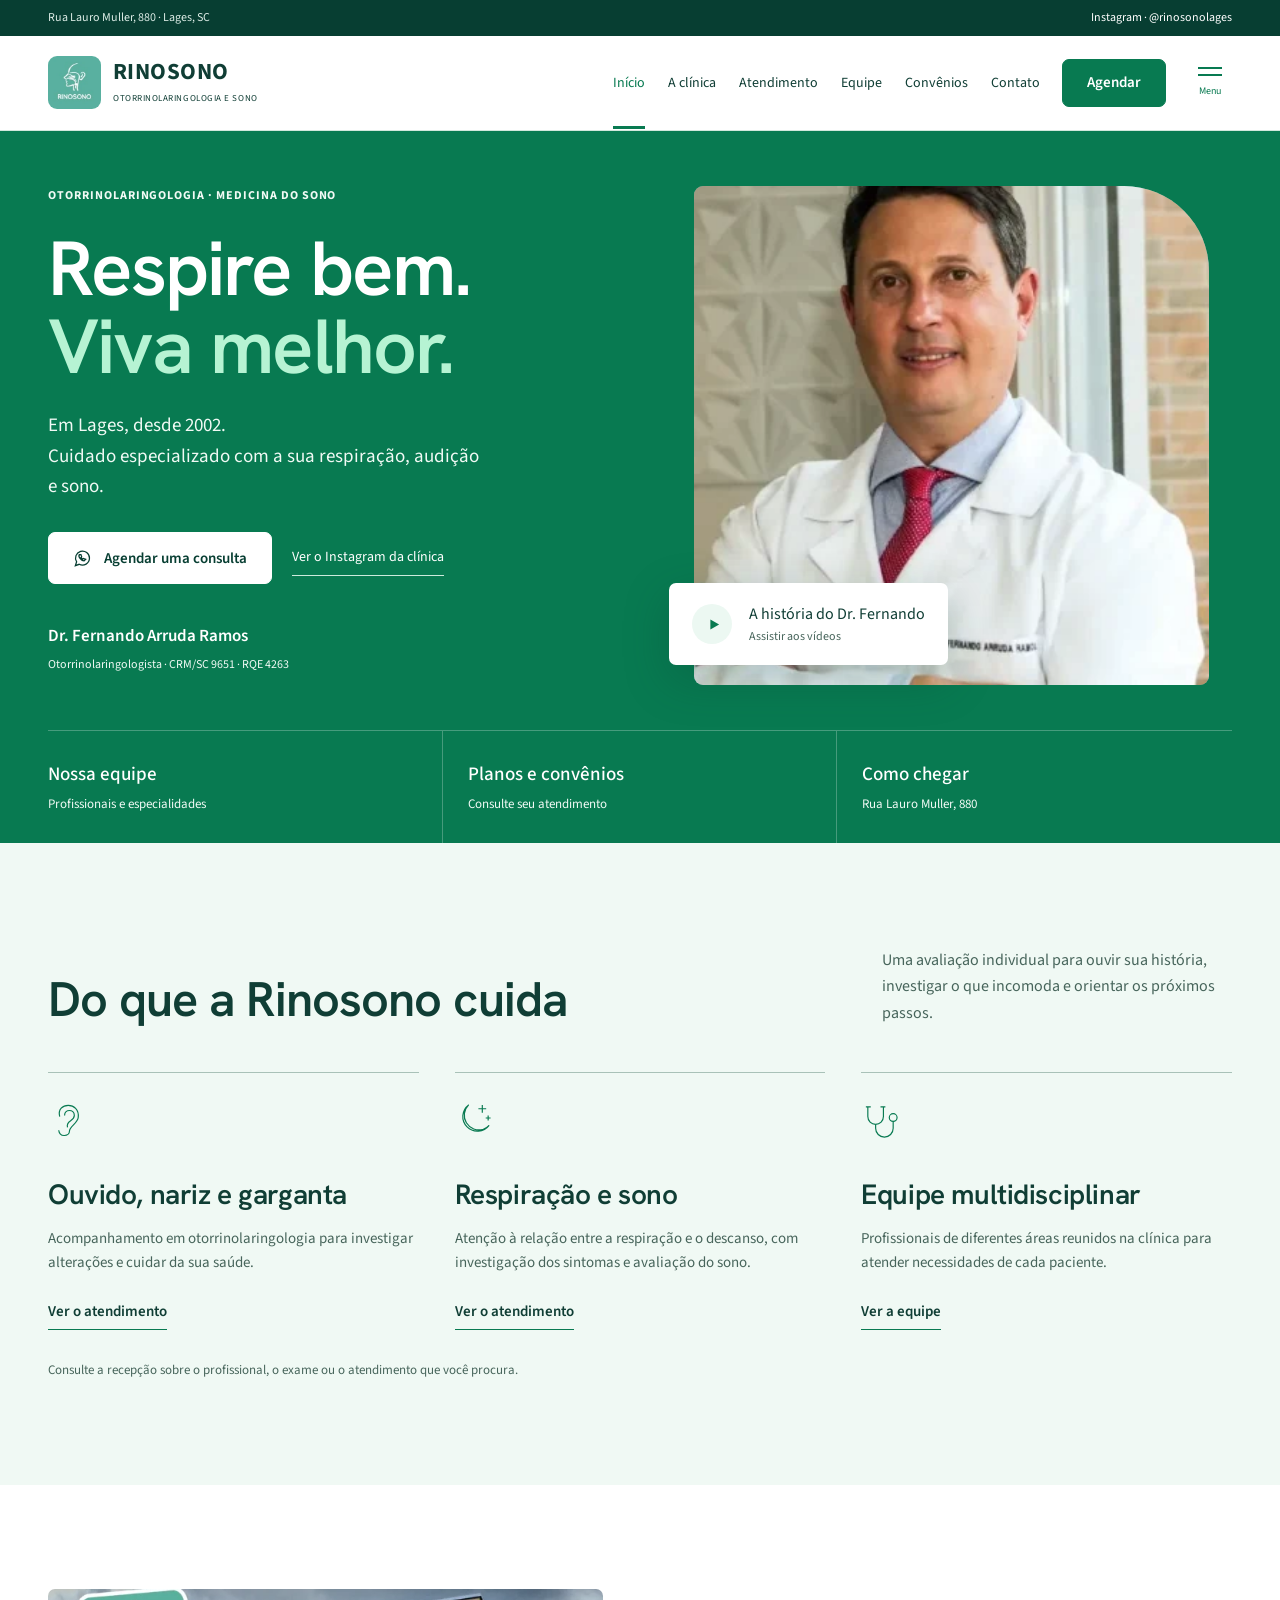
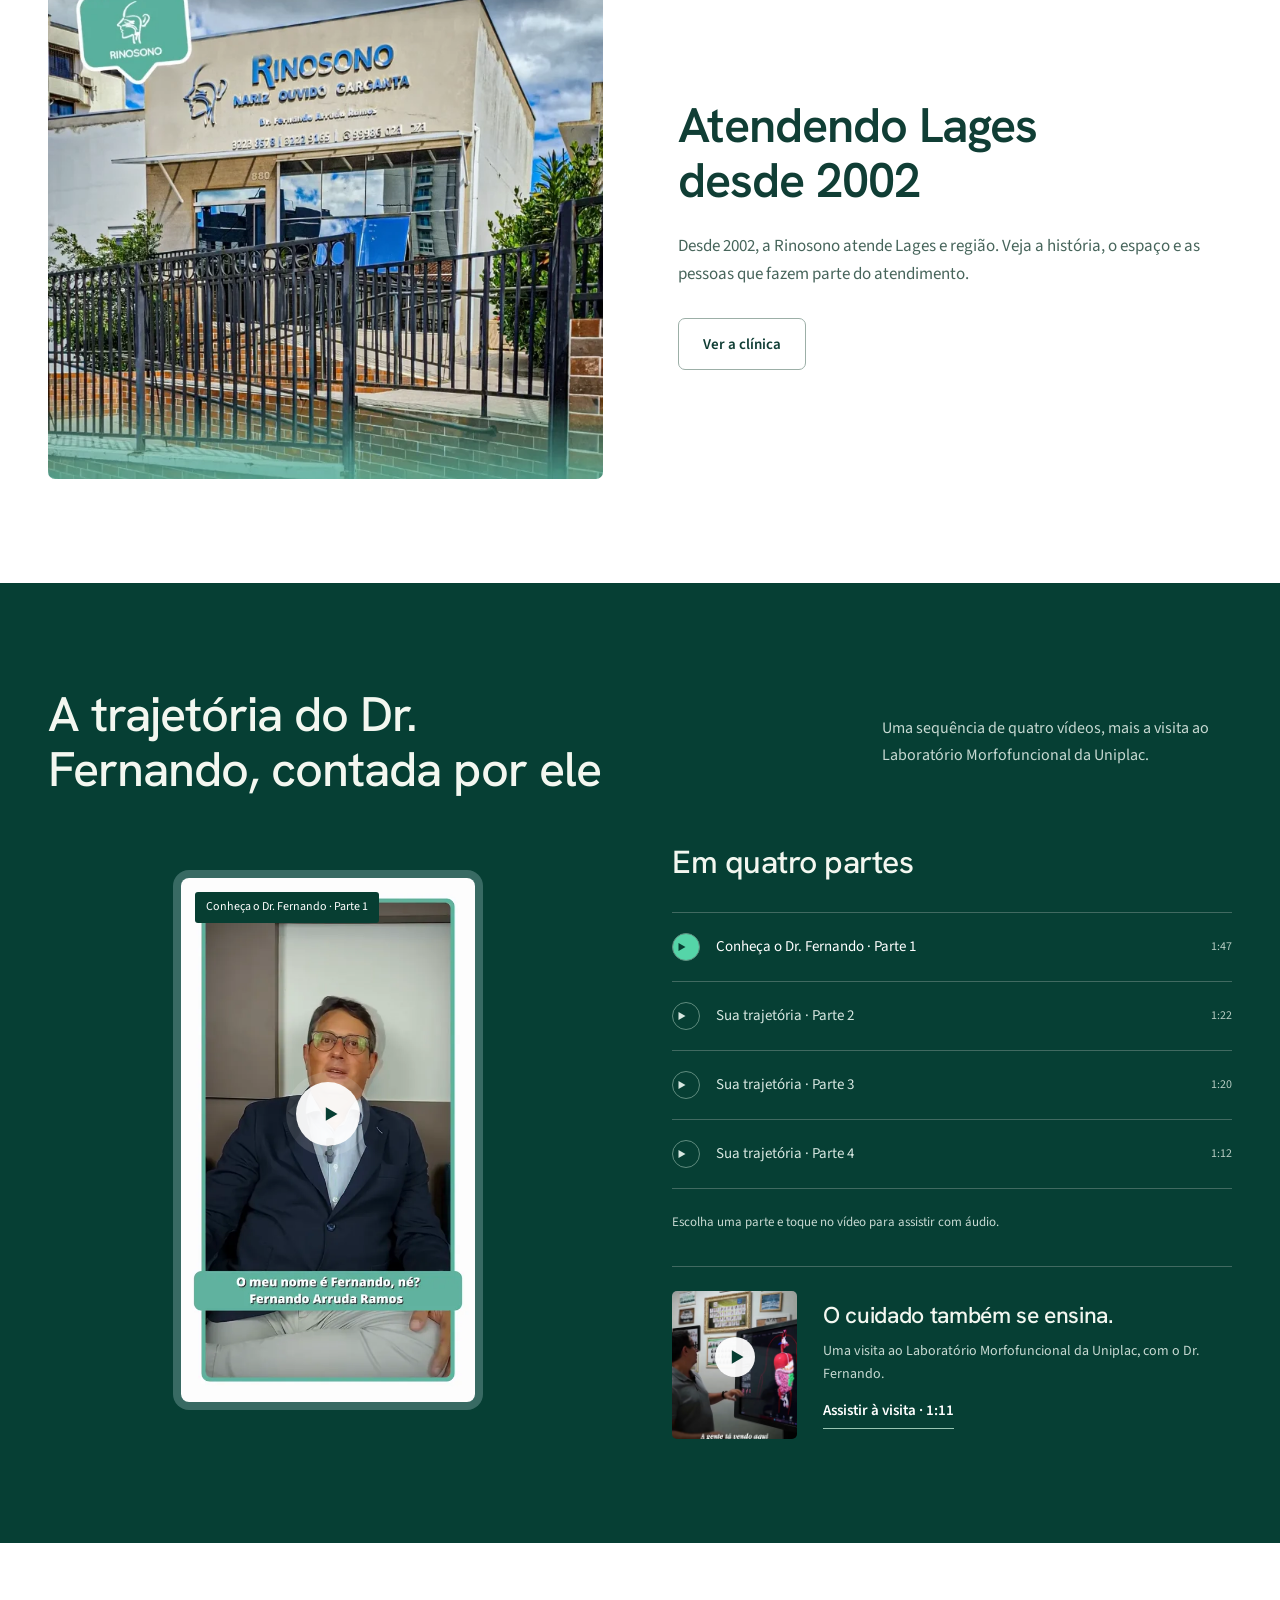
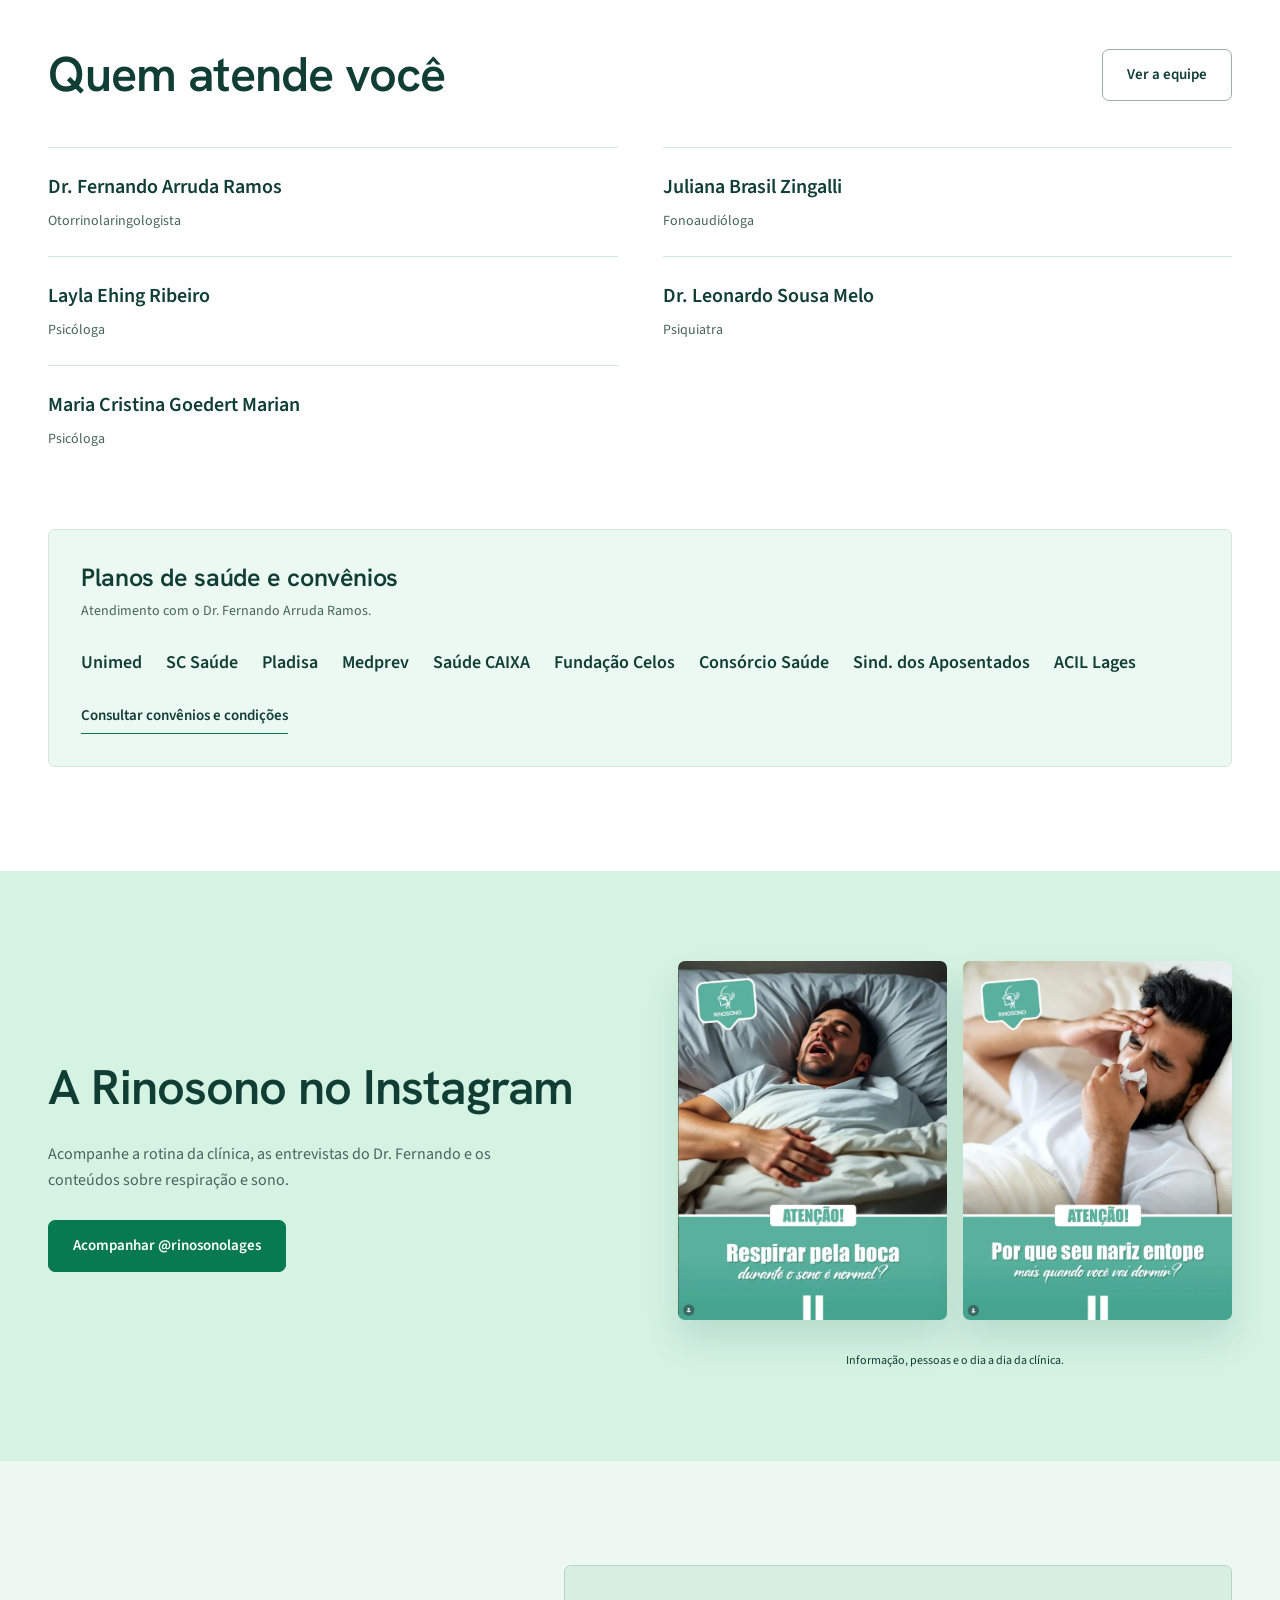
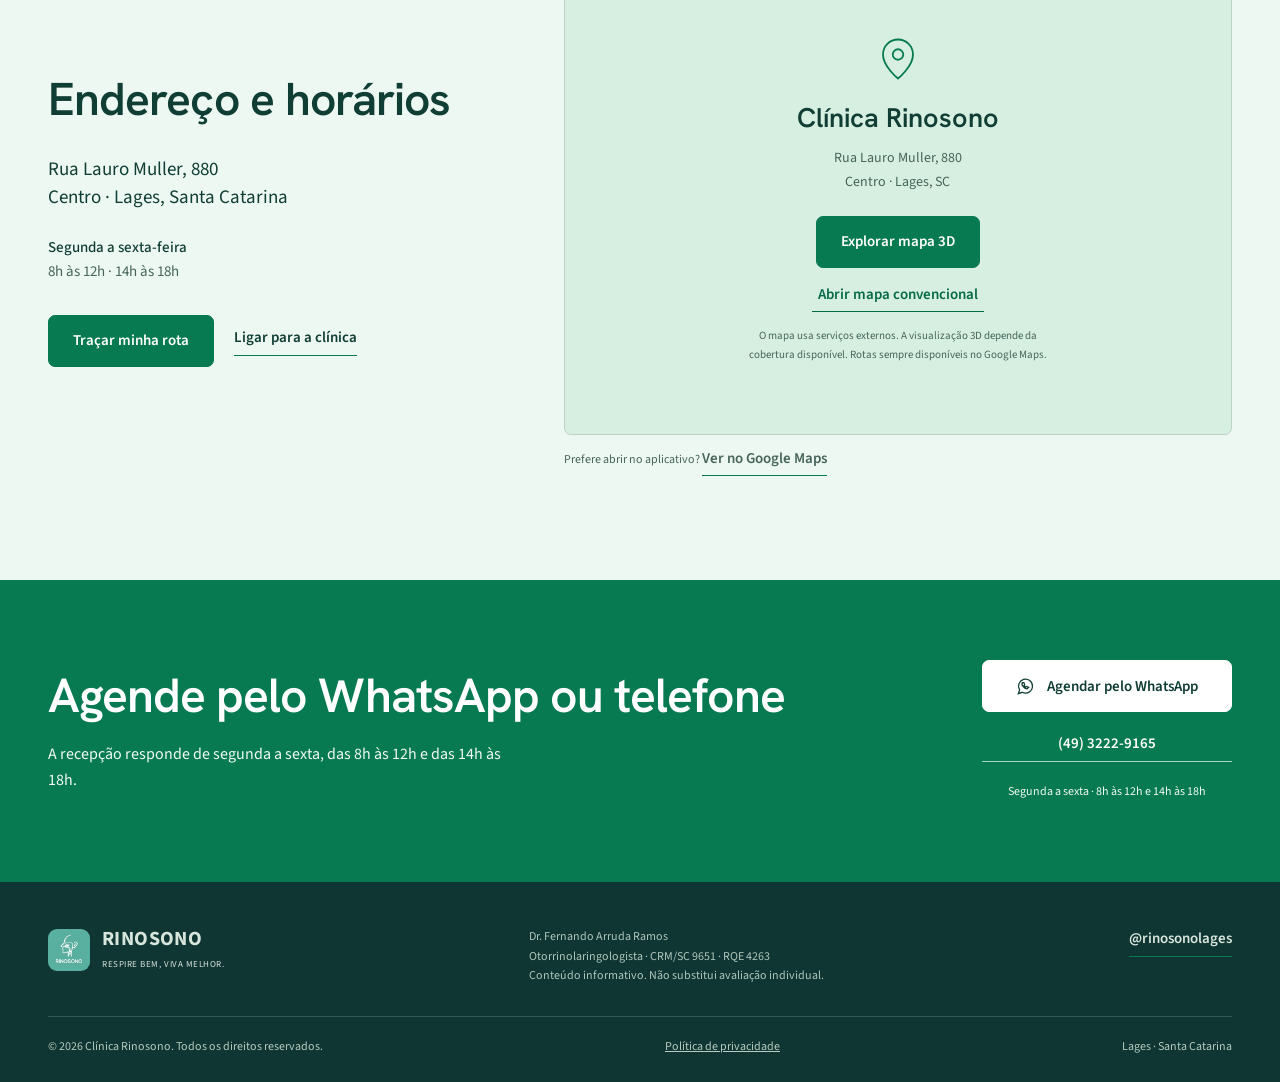
<file: index.html>
<!DOCTYPE html>
<html lang="pt-BR">
<head>
<meta charset="UTF-8">
<meta name="viewport" content="width=device-width,initial-scale=1">
<title>Clínica Rinosono | Otorrinolaringologia e sono em Lages, SC</title>
<meta name="description" content="Clínica de otorrinolaringologia e medicina do sono em Lages desde 2002. Dr. Fernando Arruda Ramos, equipe multidisciplinar e agendamento pelo WhatsApp.">
<meta name="robots" content="index, follow, max-image-preview:large, max-snippet:-1, max-video-preview:-1">
<link rel="canonical" href="https://rinosono.vercel.app/">
<meta name="theme-color" content="#087a51">
<meta property="og:type" content="website">
<meta property="og:locale" content="pt_BR">
<meta property="og:site_name" content="Clínica Rinosono">
<meta property="og:title" content="Clínica Rinosono | Otorrinolaringologia e sono em Lages, SC">
<meta property="og:description" content="Clínica de otorrinolaringologia e medicina do sono em Lages desde 2002. Dr. Fernando Arruda Ramos, equipe multidisciplinar e agendamento pelo WhatsApp.">
<meta property="og:url" content="https://rinosono.vercel.app/">
<meta property="og:image" content="https://rinosono.vercel.app/assets/og-image.jpg">
<meta property="og:image:width" content="1200">
<meta property="og:image:height" content="630">
<meta property="og:image:type" content="image/jpeg">
<meta property="og:image:alt" content="Clínica Rinosono, otorrinolaringologia e medicina do sono em Lages, SC, com a fachada da clínica">
<meta name="twitter:card" content="summary_large_image">
<meta name="twitter:title" content="Clínica Rinosono | Otorrinolaringologia e sono em Lages, SC">
<meta name="twitter:description" content="Clínica de otorrinolaringologia e medicina do sono em Lages desde 2002. Dr. Fernando Arruda Ramos, equipe multidisciplinar e agendamento pelo WhatsApp.">
<meta name="twitter:image" content="https://rinosono.vercel.app/assets/og-image.jpg">
<link rel="icon" type="image/png" sizes="32x32" href="assets/favicon-32.png">
<link rel="icon" type="image/png" sizes="192x192" href="assets/favicon-192.png">
<link rel="apple-touch-icon" href="assets/apple-touch-icon.png">
<link rel="manifest" href="site.webmanifest">
<link rel="preload" href="assets/fonts/hanken-grotesk-latin-wght-normal.woff2" as="font" type="font/woff2" crossorigin>
<link rel="preload" href="assets/fonts/source-sans-3-latin-wght-normal.woff2" as="font" type="font/woff2" crossorigin>
<link rel="preload" as="image" href="assets/fernando.webp">
<link rel="stylesheet" href="site.css">
<noscript><style>.drawer-toggle{display:none}@media(max-width:850px){.nav{flex-wrap:wrap;padding:15px 0}.desktop-nav{display:flex;flex-wrap:wrap;gap:12px;width:100%}.desktop-nav a{padding:10px 0}}</style></noscript>
<script type="application/ld+json">
{
 "@context": "https://schema.org",
 "@graph": [
  {
   "@type": "WebSite",
   "@id": "https://rinosono.vercel.app/#website",
   "url": "https://rinosono.vercel.app/",
   "name": "Clínica Rinosono",
   "inLanguage": "pt-BR",
   "publisher": {
    "@id": "https://rinosono.vercel.app/#clinica"
   }
  },
  {
   "@type": "WebPage",
   "@id": "https://rinosono.vercel.app/#webpage",
   "url": "https://rinosono.vercel.app/",
   "name": "Clínica Rinosono | Otorrinolaringologia e sono em Lages, SC",
   "description": "Clínica de otorrinolaringologia e medicina do sono em Lages desde 2002. Dr. Fernando Arruda Ramos, equipe multidisciplinar e agendamento pelo WhatsApp.",
   "inLanguage": "pt-BR",
   "isPartOf": {
    "@id": "https://rinosono.vercel.app/#website"
   },
   "about": {
    "@id": "https://rinosono.vercel.app/#clinica"
   },
   "primaryImageOfPage": {
    "@type": "ImageObject",
    "url": "https://rinosono.vercel.app/assets/og-image.jpg"
   }
  },
  {
   "@type": "MedicalClinic",
   "@id": "https://rinosono.vercel.app/#clinica",
   "name": "Clínica Rinosono",
   "alternateName": "Instituto Catarinense de Otorrinolaringologia e Medicina do Sono",
   "url": "https://rinosono.vercel.app/",
   "logo": "https://rinosono.vercel.app/assets/favicon-512.png",
   "image": [
    "https://rinosono.vercel.app/assets/fachada.webp",
    "https://rinosono.vercel.app/assets/og-image.jpg"
   ],
   "telephone": "+554932229165",
   "contactPoint": {
    "@type": "ContactPoint",
    "telephone": "+5549991069465",
    "contactType": "agendamento",
    "availableLanguage": "pt-BR"
   },
   "address": {
    "@type": "PostalAddress",
    "streetAddress": "Rua Lauro Muller, 880",
    "addressLocality": "Lages",
    "addressRegion": "SC",
    "addressCountry": "BR"
   },
   "openingHoursSpecification": [
    {
     "@type": "OpeningHoursSpecification",
     "dayOfWeek": [
      "Monday",
      "Tuesday",
      "Wednesday",
      "Thursday",
      "Friday"
     ],
     "opens": "08:00",
     "closes": "12:00"
    },
    {
     "@type": "OpeningHoursSpecification",
     "dayOfWeek": [
      "Monday",
      "Tuesday",
      "Wednesday",
      "Thursday",
      "Friday"
     ],
     "opens": "14:00",
     "closes": "18:00"
    }
   ],
   "foundingDate": "2002",
   "medicalSpecialty": "Otolaryngologic",
   "knowsAbout": [
    "Otorrinolaringologia",
    "Medicina do sono",
    "Apneia do sono",
    "Polissonografia",
    "Ronco",
    "Fonoaudiologia",
    "Psicologia",
    "Psiquiatria"
   ],
   "areaServed": [
    {
     "@type": "City",
     "name": "Lages"
    },
    {
     "@type": "AdministrativeArea",
     "name": "Região da AMURES"
    },
    {
     "@type": "AdministrativeArea",
     "name": "Meio Oeste"
    },
    {
     "@type": "AdministrativeArea",
     "name": "Alto Vale do Itajaí"
    }
   ],
   "sameAs": [
    "https://www.instagram.com/rinosonolages/"
   ],
   "hasMap": "https://www.google.com/maps/search/?api=1&query=Cl%C3%ADnica%20Rinosono%20Rua%20Lauro%20Muller%20880%20Lages%20SC",
   "employee": [
    {
     "@id": "https://rinosono.vercel.app/#fernando"
    },
    {
     "@id": "https://rinosono.vercel.app/#juliana"
    },
    {
     "@id": "https://rinosono.vercel.app/#layla"
    },
    {
     "@id": "https://rinosono.vercel.app/#leonardo"
    },
    {
     "@id": "https://rinosono.vercel.app/#maria-cristina"
    }
   ]
  },
  {
   "@type": [
    "Physician",
    "Person"
   ],
   "@id": "https://rinosono.vercel.app/#fernando",
   "name": "Dr. Fernando Arruda Ramos",
   "jobTitle": "Otorrinolaringologista",
   "hasCredential": [
    {
     "@type": "EducationalOccupationalCredential",
     "credentialCategory": "Registro no Conselho Regional de Medicina",
     "name": "CRM/SC 9651"
    },
    {
     "@type": "EducationalOccupationalCredential",
     "credentialCategory": "Registro de Qualificação de Especialista",
     "name": "RQE 4263"
    }
   ],
   "worksFor": {
    "@id": "https://rinosono.vercel.app/#clinica"
   },
   "url": "https://rinosono.vercel.app/equipe.html#fernando",
   "image": "https://rinosono.vercel.app/assets/fernando.webp"
  },
  {
   "@type": "Person",
   "@id": "https://rinosono.vercel.app/#juliana",
   "name": "Juliana Brasil Zingalli",
   "jobTitle": "Fonoaudióloga",
   "hasCredential": [
    {
     "@type": "EducationalOccupationalCredential",
     "credentialCategory": "Registro no Conselho Regional de Fonoaudiologia",
     "name": "CRFa 7/3-8780"
    }
   ],
   "worksFor": {
    "@id": "https://rinosono.vercel.app/#clinica"
   },
   "url": "https://rinosono.vercel.app/equipe.html#juliana"
  },
  {
   "@type": "Person",
   "@id": "https://rinosono.vercel.app/#layla",
   "name": "Layla Ehing Ribeiro",
   "jobTitle": "Psicóloga",
   "hasCredential": [
    {
     "@type": "EducationalOccupationalCredential",
     "credentialCategory": "Registro no Conselho Regional de Psicologia",
     "name": "CRP 12/13387"
    }
   ],
   "worksFor": {
    "@id": "https://rinosono.vercel.app/#clinica"
   },
   "url": "https://rinosono.vercel.app/equipe.html#layla"
  },
  {
   "@type": "Person",
   "@id": "https://rinosono.vercel.app/#leonardo",
   "name": "Dr. Leonardo Sousa Melo",
   "jobTitle": "Psiquiatra",
   "hasCredential": [
    {
     "@type": "EducationalOccupationalCredential",
     "credentialCategory": "Registro no Conselho Regional de Medicina",
     "name": "CRM/SC 21498"
    },
    {
     "@type": "EducationalOccupationalCredential",
     "credentialCategory": "Registro de Qualificação de Especialista",
     "name": "RQE 18709"
    }
   ],
   "worksFor": {
    "@id": "https://rinosono.vercel.app/#clinica"
   },
   "url": "https://rinosono.vercel.app/equipe.html#leonardo"
  },
  {
   "@type": "Person",
   "@id": "https://rinosono.vercel.app/#maria-cristina",
   "name": "Maria Cristina Goedert Marian",
   "jobTitle": "Psicóloga",
   "hasCredential": [
    {
     "@type": "EducationalOccupationalCredential",
     "credentialCategory": "Registro no Conselho Regional de Psicologia",
     "name": "CRP 12/6799"
    }
   ],
   "worksFor": {
    "@id": "https://rinosono.vercel.app/#clinica"
   },
   "url": "https://rinosono.vercel.app/equipe.html#maria-cristina"
  },
  {
   "@type": "VideoObject",
   "@id": "https://rinosono.vercel.app/#video-historia-1",
   "name": "Conheça o Dr. Fernando · Parte 1",
   "description": "Parte 1 da conversa com o Dr. Fernando Arruda Ramos, otorrinolaringologista em Lages.",
   "thumbnailUrl": "https://rinosono.vercel.app/assets/historia-1.webp",
   "contentUrl": "https://rinosono.vercel.app/assets/historia-1.mp4",
   "duration": "PT1M47S",
   "uploadDate": "2026-10-09T00:12:29-03:00",
   "inLanguage": "pt-BR",
   "about": {
    "@id": "https://rinosono.vercel.app/#fernando"
   },
   "publisher": {
    "@id": "https://rinosono.vercel.app/#clinica"
   }
  },
  {
   "@type": "VideoObject",
   "@id": "https://rinosono.vercel.app/#video-historia-2",
   "name": "Sua trajetória · Parte 2",
   "description": "Parte 2 da conversa com o Dr. Fernando Arruda Ramos, otorrinolaringologista em Lages.",
   "thumbnailUrl": "https://rinosono.vercel.app/assets/historia-2.webp",
   "contentUrl": "https://rinosono.vercel.app/assets/historia-2.mp4",
   "duration": "PT1M22S",
   "uploadDate": "2026-10-09T00:12:29-03:00",
   "inLanguage": "pt-BR",
   "about": {
    "@id": "https://rinosono.vercel.app/#fernando"
   },
   "publisher": {
    "@id": "https://rinosono.vercel.app/#clinica"
   }
  },
  {
   "@type": "VideoObject",
   "@id": "https://rinosono.vercel.app/#video-historia-3",
   "name": "Sua trajetória · Parte 3",
   "description": "Parte 3 da conversa com o Dr. Fernando Arruda Ramos, otorrinolaringologista em Lages.",
   "thumbnailUrl": "https://rinosono.vercel.app/assets/historia-3.webp",
   "contentUrl": "https://rinosono.vercel.app/assets/historia-3.mp4",
   "duration": "PT1M20S",
   "uploadDate": "2026-10-09T00:12:29-03:00",
   "inLanguage": "pt-BR",
   "about": {
    "@id": "https://rinosono.vercel.app/#fernando"
   },
   "publisher": {
    "@id": "https://rinosono.vercel.app/#clinica"
   }
  },
  {
   "@type": "VideoObject",
   "@id": "https://rinosono.vercel.app/#video-historia-4",
   "name": "Sua trajetória · Parte 4",
   "description": "Parte 4 da conversa com o Dr. Fernando Arruda Ramos, otorrinolaringologista em Lages.",
   "thumbnailUrl": "https://rinosono.vercel.app/assets/historia-4.webp",
   "contentUrl": "https://rinosono.vercel.app/assets/historia-4.mp4",
   "duration": "PT1M12S",
   "uploadDate": "2026-10-09T00:12:29-03:00",
   "inLanguage": "pt-BR",
   "about": {
    "@id": "https://rinosono.vercel.app/#fernando"
   },
   "publisher": {
    "@id": "https://rinosono.vercel.app/#clinica"
   }
  },
  {
   "@type": "VideoObject",
   "@id": "https://rinosono.vercel.app/#video-aula",
   "name": "Dr. Fernando na Uniplac",
   "description": "Visita do Dr. Fernando Arruda Ramos ao Laboratório Morfofuncional da Uniplac.",
   "thumbnailUrl": "https://rinosono.vercel.app/assets/aula.webp",
   "contentUrl": "https://rinosono.vercel.app/assets/aula.mp4",
   "duration": "PT1M11S",
   "uploadDate": "2026-10-09T00:12:29-03:00",
   "inLanguage": "pt-BR",
   "about": {
    "@id": "https://rinosono.vercel.app/#fernando"
   },
   "publisher": {
    "@id": "https://rinosono.vercel.app/#clinica"
   }
  }
 ]
}
</script>
</head>
<body>
<svg xmlns="http://www.w3.org/2000/svg" class="sprite" aria-hidden="true"><symbol id="wa" viewBox="0 0 24 24"><path fill="none" stroke="currentColor" stroke-width="1.6" d="M20.8 11.5a8.8 8.8 0 0 1-13 7.8L3 21l1.6-4.8A8.8 8.8 0 1 1 20.8 11.5Z"/><path fill="none" stroke="currentColor" stroke-width="1.6" d="M8 7c-2 3 3 8 6 8l2-2-3-1-1 1-2-2 1-1-1-3Z"/></symbol><symbol id="play" viewBox="0 0 24 24"><path d="m7 4 14 8-14 8Z"/></symbol><symbol id="pin" viewBox="0 0 32 32"><path d="M26 13c0 8-10 16-10 16S6 21 6 13a10 10 0 0 1 20 0Z"/><circle cx="16" cy="13" r="3.5"/></symbol><symbol id="moon" viewBox="0 0 40 40"><path d="M29 30A15 15 0 0 1 14 5a15 15 0 1 0 21 21 15 15 0 0 1-6 4Z"/><path d="M28 5v8m-4-4h8m2 7v5m-2.5-2.5h5"/></symbol><symbol id="ear" viewBox="0 0 40 40"><path d="M12 17C8 2 33 1 31 18c-.7 6-9 9-9 14s-10 7-11-1m6-15c0-7 10-7 10 0 0 6-9 5-7 12"/></symbol><symbol id="care" viewBox="0 0 40 40"><path d="M7 7v10a8 8 0 0 0 16 0V7M5 7h5m10 0h5M15 25v4a9 9 0 0 0 18 0v-7"/><circle cx="33" cy="18" r="4"/></symbol></svg>
<a class="skip" href="#conteudo">Pular para o conteúdo</a>
<!-- cabecalho:inicio -->
<div class="topbar"><div class="wrap"><span>Rua Lauro Muller, 880 · Lages, SC</span><a href="https://www.instagram.com/rinosonolages/" target="_blank" rel="noopener noreferrer">Instagram · @rinosonolages</a></div></div>
<header><div class="wrap nav"><a class="brand" href="index.html"><img src="assets/logo.webp" width="53" height="53" alt=""><span><b>RINOSONO</b><small>Otorrinolaringologia e sono</small></span></a><nav class="desktop-nav" aria-label="Principal"><a href="index.html" aria-current="page">Início</a><a href="clinica.html">A clínica</a><a href="atendimento.html">Atendimento</a><a href="equipe.html">Equipe</a><a href="convenios.html">Convênios</a><a href="contato.html">Contato</a></nav><a class="btn header-book" data-wa href="https://wa.me/5549991069465">Agendar</a><button class="drawer-toggle" type="button" aria-label="Abrir menu de navegação" aria-haspopup="dialog" aria-controls="nav-drawer"><span></span><span></span><span class="menu-word">Menu</span></button></div></header>
<dialog id="nav-drawer" class="nav-drawer" aria-labelledby="drawer-title"><div class="drawer-top"><p class="dialog-title" id="drawer-title">Rinosono</p><button class="close" type="button" data-close aria-label="Fechar menu">×</button></div><nav aria-label="Menu completo"><a href="index.html" aria-current="page">Início</a><a href="clinica.html">A clínica</a><a href="atendimento.html">Atendimento</a><a href="equipe.html">Equipe</a><a href="convenios.html">Convênios</a><a href="contato.html">Contato</a></nav><div class="drawer-bottom"><a class="btn" data-wa href="https://wa.me/5549991069465">Agendar pelo WhatsApp</a><a class="ig-link" href="https://www.instagram.com/rinosonolages/" target="_blank" rel="noopener noreferrer">Instagram · @rinosonolages</a><p>Segunda a sexta<br>8h às 12h e 14h às 18h</p></div></dialog>
<!-- cabecalho:fim -->
<main id="conteudo">
<section class="new-hero" id="inicio"><div class="wrap hero-new-grid"><div class="hero-main"><span class="eyebrow">Otorrinolaringologia · Medicina do sono</span><h1>Respire bem. <span>Viva melhor.</span></h1><p>Em Lages, desde 2002.<br>Cuidado especializado com a sua respiração, audição e sono.</p><div class="actions"><a class="btn white" data-wa href="https://wa.me/5549991069465"><svg aria-hidden="true"><use href="#wa"/></svg>Agendar uma consulta</a><a class="hero-ig" href="https://www.instagram.com/rinosonolages/" target="_blank" rel="noopener noreferrer">Ver o Instagram da clínica</a></div><a class="hero-doctor-link" href="equipe.html#fernando">Dr. Fernando Arruda Ramos<span>Otorrinolaringologista · CRM/SC 9651 · RQE 4263</span></a></div><div class="hero-visual"><div class="hero-frame"><img src="assets/fernando.webp" alt="Dr. Fernando Arruda Ramos na clínica" width="360" height="482" fetchpriority="high"></div><a class="hero-video-label" href="#historia"><span class="round-play"><svg aria-hidden="true"><use href="#play"/></svg></span><span>A história do Dr. Fernando<small>Assistir aos vídeos</small></span></a></div></div><div class="wrap quick-nav"><a href="equipe.html"><b>Nossa equipe</b><span>Profissionais e especialidades</span></a><a href="convenios.html"><b>Planos e convênios</b><span>Consulte seu atendimento</span></a><a href="contato.html"><b>Como chegar</b><span>Rua Lauro Muller, 880</span></a></div></section>
<section class="section care" id="atendimento"><div class="wrap"><div class="section-heading"><div><h2>Do que a Rinosono cuida</h2></div><p>Uma avaliação individual para ouvir sua história, investigar o que incomoda e orientar os próximos passos.</p></div><div class="care-grid"><article class="care-item"><svg aria-hidden="true"><use href="#ear"/></svg><h3>Ouvido, nariz e garganta</h3><p>Acompanhamento em otorrinolaringologia para investigar alterações e cuidar da sua saúde.</p><a class="text-link" href="atendimento.html#areas">Ver o atendimento</a></article><article class="care-item"><svg aria-hidden="true"><use href="#moon"/></svg><h3>Respiração e sono</h3><p>Atenção à relação entre a respiração e o descanso, com investigação dos sintomas e avaliação do sono.</p><a class="text-link" href="atendimento.html#areas">Ver o atendimento</a></article><article class="care-item"><svg aria-hidden="true"><use href="#care"/></svg><h3>Equipe multidisciplinar</h3><p>Profissionais de diferentes áreas reunidos na clínica para atender necessidades de cada paciente.</p><a class="text-link" href="equipe.html">Ver a equipe</a></article></div><p class="care-note">Consulte a recepção sobre o profissional, o exame ou o atendimento que você procura.</p></div></section>
<section class="section clinic-teaser"><div class="wrap teaser-layout"><div class="teaser-photo"><img src="assets/fachada.webp" width="723" height="904" alt="Fachada da Rinosono" loading="lazy"></div><div><h2>Atendendo Lages desde 2002</h2><p>Desde 2002, a Rinosono atende Lages e região. Veja a história, o espaço e as pessoas que fazem parte do atendimento.</p><a class="btn outline" href="clinica.html">Ver a clínica</a></div></div></section>
<section class="section stories" id="historia"><div class="wrap"><div class="section-heading"><div><h2>A trajetória do Dr. Fernando, contada por ele</h2></div><p>Uma sequência de quatro vídeos, mais a visita ao Laboratório Morfofuncional da Uniplac.</p></div>
<noscript><p>Assista aos vídeos: <a href="assets/historia-1.mp4">Parte 1</a> · <a href="assets/historia-2.mp4">Parte 2</a> · <a href="assets/historia-3.mp4">Parte 3</a> · <a href="assets/historia-4.mp4">Parte 4</a> · <a href="assets/aula.mp4">Visita à Uniplac</a>.</p></noscript>
<div class="story-layout"><div class="story-feature"><button class="video-card" type="button" id="featured-video" data-video="0" aria-label="Reproduzir: Conheça o Dr. Fernando · Parte 1"><img id="featured-poster" src="assets/historia-1.webp" alt="Dr. Fernando durante a entrevista" width="540" height="960" loading="lazy"><span class="play"><svg aria-hidden="true"><use href="#play"/></svg></span><span class="video-tag" id="featured-label">Conheça o Dr. Fernando · Parte 1</span></button></div><div><h3 class="story-title">Em quatro partes</h3><div class="story-menu" role="group" aria-label="Escolher parte da entrevista"><button class="chapter active" type="button" data-chapter="0" aria-pressed="true"><span><span class="chapter-play"><svg aria-hidden="true"><use href="#play"/></svg></span>Conheça o Dr. Fernando · Parte 1</span><small>1:47</small></button><button class="chapter" type="button" data-chapter="1" aria-pressed="false"><span><span class="chapter-play"><svg aria-hidden="true"><use href="#play"/></svg></span>Sua trajetória · Parte 2</span><small>1:22</small></button><button class="chapter" type="button" data-chapter="2" aria-pressed="false"><span><span class="chapter-play"><svg aria-hidden="true"><use href="#play"/></svg></span>Sua trajetória · Parte 3</span><small>1:20</small></button><button class="chapter" type="button" data-chapter="3" aria-pressed="false"><span><span class="chapter-play"><svg aria-hidden="true"><use href="#play"/></svg></span>Sua trajetória · Parte 4</span><small>1:12</small></button></div><p class="story-foot">Escolha uma parte e toque no vídeo para assistir com áudio.</p><div class="teaching"><button class="video-card" type="button" data-video="4" aria-label="Assistir à visita do Dr. Fernando ao laboratório da Uniplac"><img src="assets/aula.webp" alt="" width="540" height="960" loading="lazy"><span class="play"><svg aria-hidden="true"><use href="#play"/></svg></span></button><div><h3>O cuidado também se ensina.</h3><p>Uma visita ao Laboratório Morfofuncional da Uniplac, com o Dr. Fernando.</p><button class="text-link" type="button" data-video="4">Assistir à visita · 1:11</button></div></div></div></div></div></section>
<section class="section team-preview"><div class="wrap"><div class="section-heading"><div><h2>Quem atende você</h2></div><a class="btn outline" href="equipe.html">Ver a equipe</a></div><div class="team-name-list"><a href="equipe.html#fernando">Dr. Fernando Arruda Ramos<span>Otorrinolaringologista</span></a><a href="equipe.html#juliana">Juliana Brasil Zingalli<span>Fonoaudióloga</span></a><a href="equipe.html#layla">Layla Ehing Ribeiro<span>Psicóloga</span></a><a href="equipe.html#leonardo">Dr. Leonardo Sousa Melo<span>Psiquiatra</span></a><a href="equipe.html#maria-cristina">Maria Cristina Goedert Marian<span>Psicóloga</span></a></div><div class="home-plans"><div><h3>Planos de saúde e convênios</h3><p>Atendimento com o Dr. Fernando Arruda Ramos.</p></div><div class="plan-names"><a href="convenios.html">Unimed</a><a href="convenios.html">SC Saúde</a><a href="convenios.html">Pladisa</a><a href="convenios.html">Medprev</a><a href="convenios.html">Saúde CAIXA</a><a href="convenios.html">Fundação Celos</a><a href="convenios.html">Consórcio Saúde</a><a href="convenios.html">Sind. dos Aposentados</a><a href="convenios.html">ACIL Lages</a></div><a class="text-link" href="convenios.html">Consultar convênios e condições</a></div></div></section>
<section class="instagram-section"><div class="wrap ig-layout"><div><h2>A Rinosono no Instagram</h2><p>Acompanhe a rotina da clínica, as entrevistas do Dr. Fernando e os conteúdos sobre respiração e sono.</p><a class="btn" href="https://www.instagram.com/rinosonolages/" target="_blank" rel="noopener noreferrer">Acompanhar @rinosonolages</a></div><div class="ig-preview"><a href="https://www.instagram.com/rinosonolages/" target="_blank" rel="noopener noreferrer"><img src="assets/respiracao.webp" alt="Publicação da Rinosono sobre respiração durante o sono" loading="lazy" width="678" height="903"></a><a href="https://www.instagram.com/rinosonolages/" target="_blank" rel="noopener noreferrer"><img src="assets/nariz.webp" alt="Publicação da Rinosono sobre saúde nasal" loading="lazy" width="677" height="902"></a><span>Informação, pessoas e o dia a dia da clínica.</span></div></div></section>
<section class="section location" id="localizacao"><div class="wrap location-grid"><div><h2>Endereço e horários</h2><address class="address">Rua Lauro Muller, 880<br>Centro · Lages, Santa Catarina</address><p class="hours"><strong>Segunda a sexta-feira</strong><br>8h às 12h · 14h às 18h</p><div class="actions"><a class="btn" href="https://www.google.com/maps/dir/?api=1&amp;destination=Cl%C3%ADnica%20Rinosono%2C%20Rua%20Lauro%20Muller%20880%2C%20Lages%20SC" target="_blank" rel="noopener noreferrer">Traçar minha rota</a><a class="text-link" href="tel:+554932229165">Ligar para a clínica</a></div></div><div><div class="map-controls" hidden><button type="button" data-map-view="3d" aria-pressed="true">Perspectiva 3D</button><button type="button" data-map-view="2d" aria-pressed="false">Vista de cima</button><button type="button" id="map-reset">Recentralizar</button></div><div class="map-shell" id="map-shell"><div class="map-placeholder" id="map-placeholder"><svg aria-hidden="true"><use href="#pin"/></svg><strong>Clínica Rinosono</strong><p>Rua Lauro Muller, 880<br>Centro · Lages, SC</p><button class="btn" type="button" id="load-map">Explorar mapa 3D</button><button class="text-link" type="button" id="map-basic">Abrir mapa convencional</button><small>O mapa usa serviços externos. A visualização 3D depende da cobertura disponível. Rotas sempre disponíveis no Google Maps.</small></div></div><p id="map-status" role="status" class="map-footer"></p><p class="map-footer">Prefere abrir no aplicativo? <a class="text-link" href="https://www.google.com/maps/search/?api=1&amp;query=Cl%C3%ADnica%20Rinosono%20Rua%20Lauro%20Muller%20880%20Lages%20SC" target="_blank" rel="noopener noreferrer">Ver no Google Maps</a></p></div></div></section>
<section class="contact" id="contato"><div class="wrap"><div><h2>Agende pelo WhatsApp ou telefone</h2><p>A recepção responde de segunda a sexta, das 8h às 12h e das 14h às 18h.</p></div><div class="actions"><a class="btn light" data-wa href="https://wa.me/5549991069465"><svg aria-hidden="true"><use href="#wa"/></svg>Agendar pelo WhatsApp</a><a class="text-link" href="tel:+554932229165">(49) 3222-9165</a><small>Segunda a sexta · 8h às 12h e 14h às 18h</small></div></div></section>
</main>
<!-- rodape:inicio -->
<footer><div class="wrap"><div class="footer-top"><a class="brand" href="index.html"><img src="assets/logo.webp" alt="" width="42" height="42" loading="lazy"><span><b>RINOSONO</b><small>Respire bem, viva melhor.</small></span></a><p>Dr. Fernando Arruda Ramos<br>Otorrinolaringologista · CRM/SC 9651 · RQE 4263<br>Conteúdo informativo. Não substitui avaliação individual.</p><a class="text-link" href="https://www.instagram.com/rinosonolages/" target="_blank" rel="noopener noreferrer">@rinosonolages</a></div><div class="footer-bottom"><span>© <span id="year">2026</span> Clínica Rinosono. Todos os direitos reservados.</span><a href="privacidade.html">Política de privacidade</a><span>Lages · Santa Catarina</span></div></div></footer>
<!-- rodape:fim -->
<dialog class="dialog" id="video-dialog" aria-labelledby="video-title"><div class="dialog-bar"><p class="dialog-title" id="video-title">Conheça o Dr. Fernando</p><button class="close" type="button" data-close aria-label="Fechar vídeo">×</button></div><div class="video-stage"><video id="player" controls playsinline preload="none" title="Vídeo do Dr. Fernando Arruda Ramos" aria-label="Vídeo do Dr. Fernando Arruda Ramos"></video></div><p class="video-error" id="video-error" hidden>Não foi possível reproduzir aqui. Use o link abaixo para abrir o arquivo.</p><div class="video-bottom"><a id="video-direct" href="assets/historia-1.mp4" target="_blank" rel="noopener">Abrir vídeo separadamente</a><button class="btn outline" type="button" id="next-video">Próxima parte</button></div></dialog>
<div class="mobile-cta" id="mobile-cta"><a class="btn" data-wa href="https://wa.me/5549991069465">Agendar pelo WhatsApp</a></div>
<script src="site.js" defer></script>
</body>
</html>
</file>
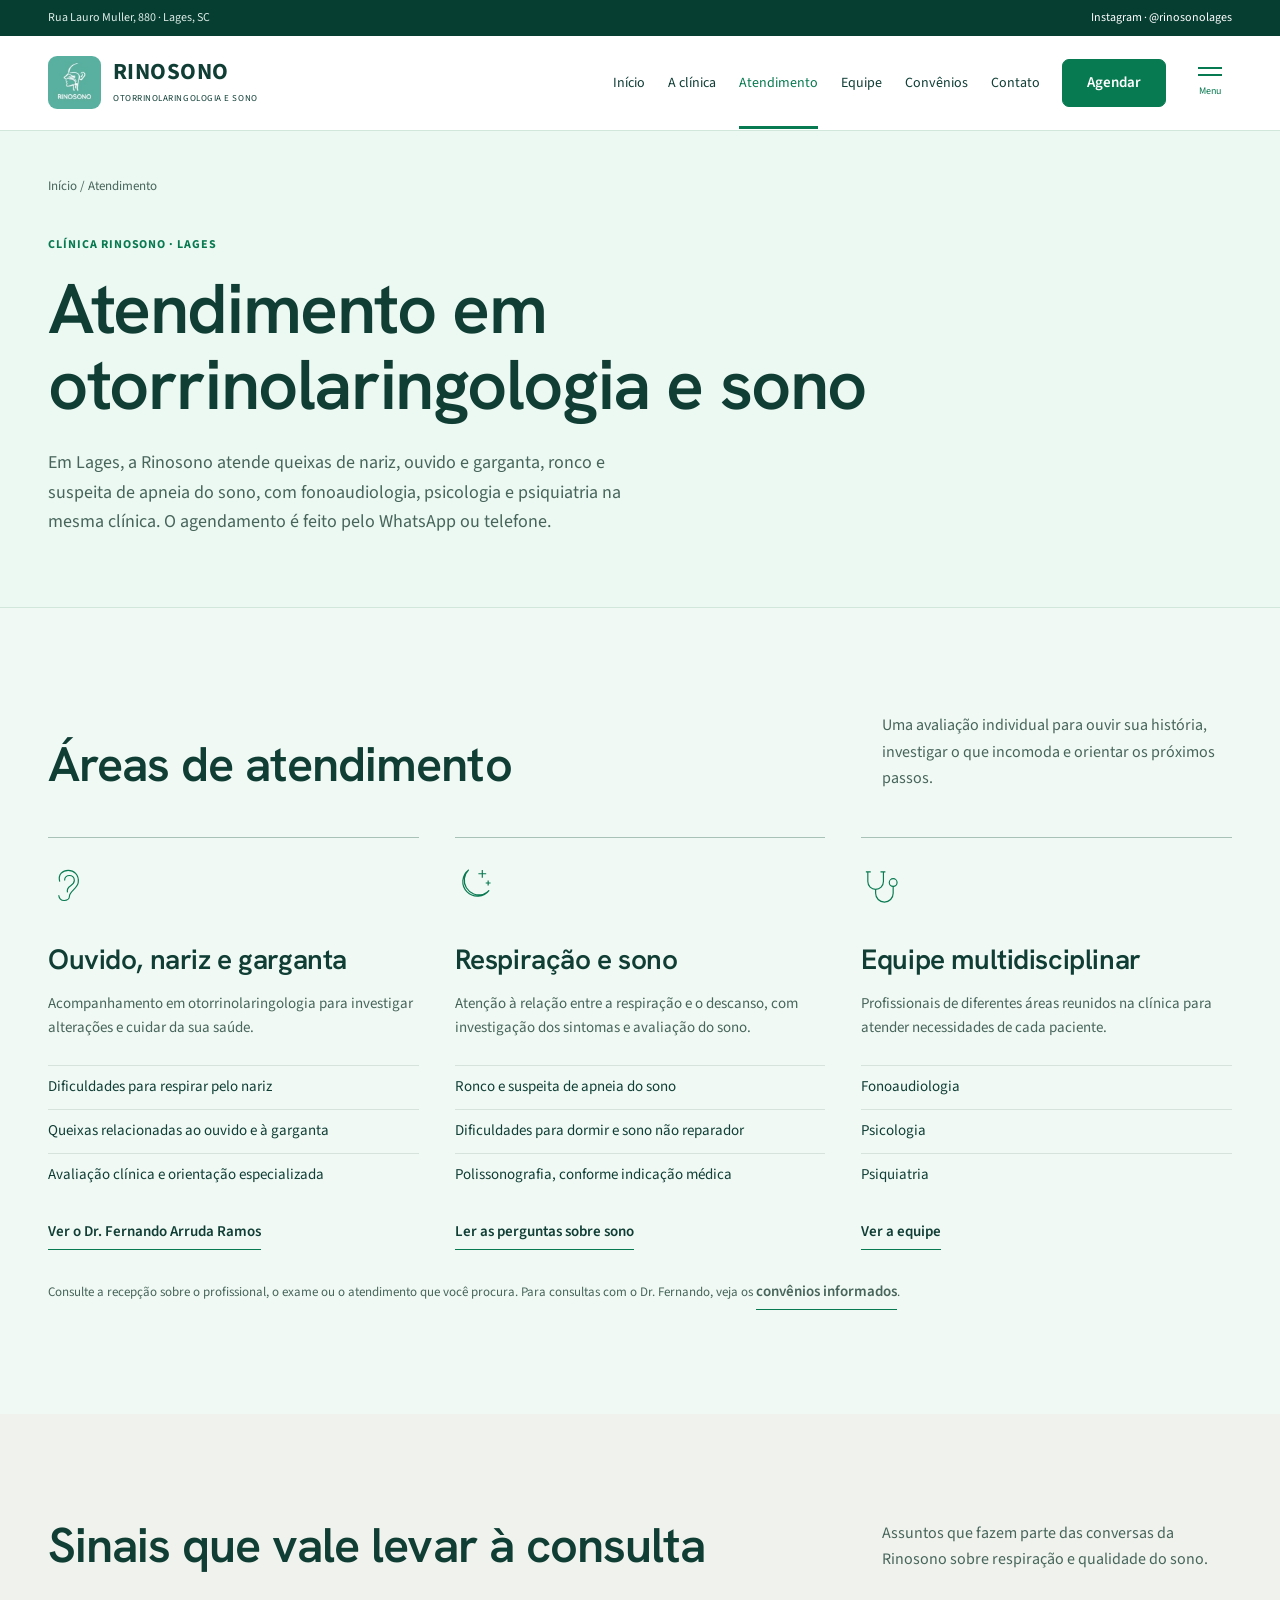
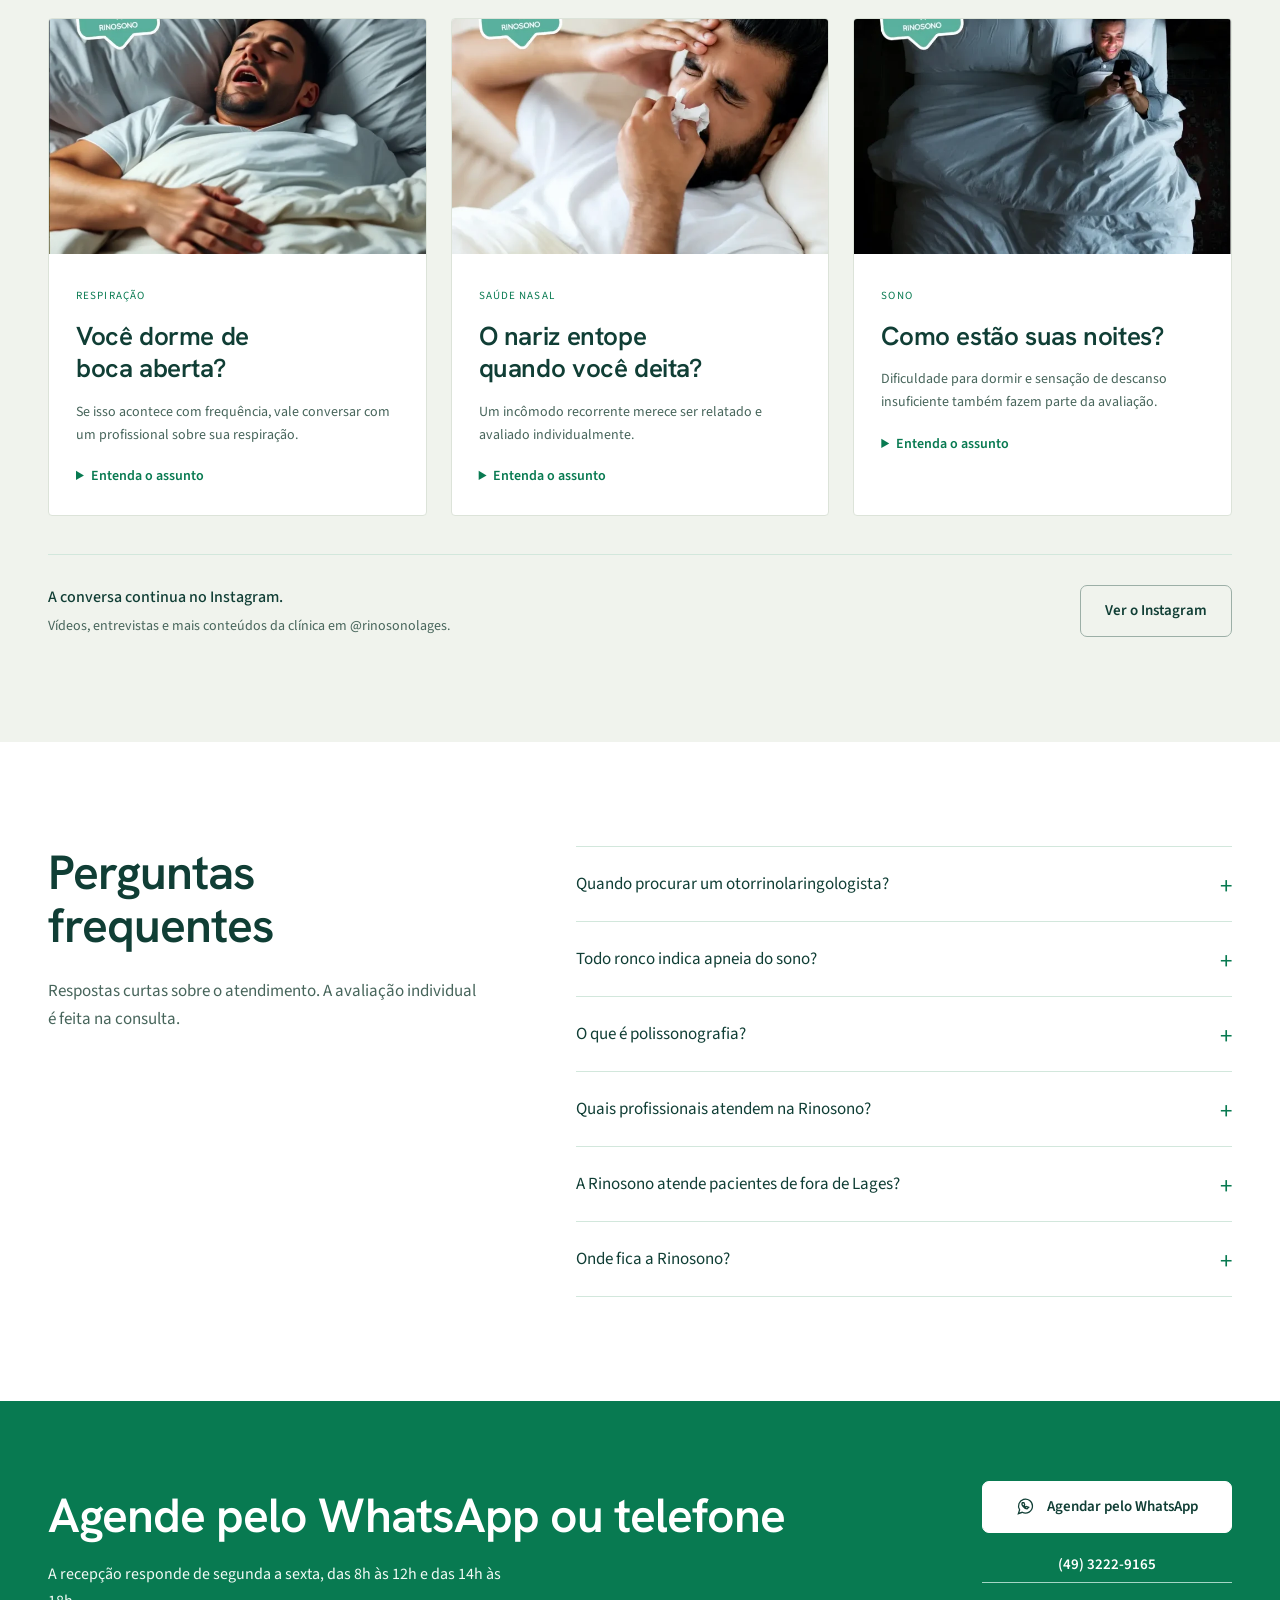
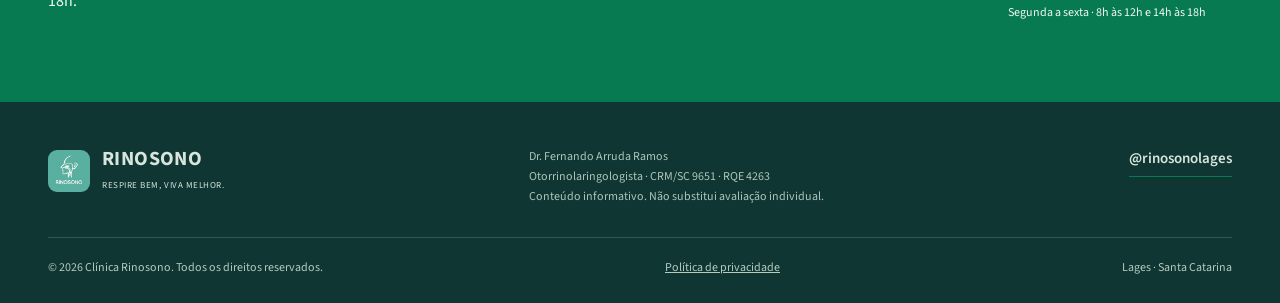
<file: atendimento.html>
<!DOCTYPE html>
<html lang="pt-BR">
<head>
<meta charset="UTF-8">
<meta name="viewport" content="width=device-width,initial-scale=1">
<title>Otorrinolaringologia e sono: atendimento | Rinosono Lages</title>
<meta name="description" content="Dificuldade para respirar pelo nariz, ronco, suspeita de apneia do sono, ouvido e garganta: veja o que a Rinosono atende em Lages e como agendar.">
<meta name="robots" content="index, follow, max-image-preview:large, max-snippet:-1, max-video-preview:-1">
<link rel="canonical" href="https://rinosono.vercel.app/atendimento.html">
<meta name="theme-color" content="#087a51">
<meta property="og:type" content="website">
<meta property="og:locale" content="pt_BR">
<meta property="og:site_name" content="Clínica Rinosono">
<meta property="og:title" content="Otorrinolaringologia e sono: atendimento | Rinosono Lages">
<meta property="og:description" content="Dificuldade para respirar pelo nariz, ronco, suspeita de apneia do sono, ouvido e garganta: veja o que a Rinosono atende em Lages e como agendar.">
<meta property="og:url" content="https://rinosono.vercel.app/atendimento.html">
<meta property="og:image" content="https://rinosono.vercel.app/assets/og-image.jpg">
<meta property="og:image:width" content="1200">
<meta property="og:image:height" content="630">
<meta property="og:image:type" content="image/jpeg">
<meta property="og:image:alt" content="Clínica Rinosono, otorrinolaringologia e medicina do sono em Lages, SC, com a fachada da clínica">
<meta name="twitter:card" content="summary_large_image">
<meta name="twitter:title" content="Otorrinolaringologia e sono: atendimento | Rinosono Lages">
<meta name="twitter:description" content="Dificuldade para respirar pelo nariz, ronco, suspeita de apneia do sono, ouvido e garganta: veja o que a Rinosono atende em Lages e como agendar.">
<meta name="twitter:image" content="https://rinosono.vercel.app/assets/og-image.jpg">
<link rel="icon" type="image/png" sizes="32x32" href="assets/favicon-32.png">
<link rel="icon" type="image/png" sizes="192x192" href="assets/favicon-192.png">
<link rel="apple-touch-icon" href="assets/apple-touch-icon.png">
<link rel="manifest" href="site.webmanifest">
<link rel="stylesheet" href="site.css">
<noscript><style>.drawer-toggle{display:none}@media(max-width:850px){.nav{flex-wrap:wrap;padding:15px 0}.desktop-nav{display:flex;flex-wrap:wrap;gap:12px;width:100%}.desktop-nav a{padding:10px 0}}</style></noscript>
<script type="application/ld+json">
{
 "@context": "https://schema.org",
 "@graph": [
  {
   "@type": "WebSite",
   "@id": "https://rinosono.vercel.app/#website",
   "url": "https://rinosono.vercel.app/",
   "name": "Clínica Rinosono",
   "inLanguage": "pt-BR",
   "publisher": {
    "@id": "https://rinosono.vercel.app/#clinica"
   }
  },
  {
   "@type": "WebPage",
   "@id": "https://rinosono.vercel.app/atendimento.html#webpage",
   "url": "https://rinosono.vercel.app/atendimento.html",
   "name": "Otorrinolaringologia e sono: atendimento | Rinosono Lages",
   "description": "Dificuldade para respirar pelo nariz, ronco, suspeita de apneia do sono, ouvido e garganta: veja o que a Rinosono atende em Lages e como agendar.",
   "inLanguage": "pt-BR",
   "isPartOf": {
    "@id": "https://rinosono.vercel.app/#website"
   },
   "about": {
    "@id": "https://rinosono.vercel.app/#clinica"
   },
   "primaryImageOfPage": {
    "@type": "ImageObject",
    "url": "https://rinosono.vercel.app/assets/og-image.jpg"
   },
   "breadcrumb": {
    "@id": "https://rinosono.vercel.app/atendimento.html#breadcrumb"
   }
  },
  {
   "@type": "BreadcrumbList",
   "@id": "https://rinosono.vercel.app/atendimento.html#breadcrumb",
   "itemListElement": [
    {
     "@type": "ListItem",
     "position": 1,
     "name": "Início",
     "item": "https://rinosono.vercel.app/"
    },
    {
     "@type": "ListItem",
     "position": 2,
     "name": "Atendimento",
     "item": "https://rinosono.vercel.app/atendimento.html"
    }
   ]
  },
  {
   "@type": "MedicalClinic",
   "@id": "https://rinosono.vercel.app/#clinica",
   "name": "Clínica Rinosono",
   "url": "https://rinosono.vercel.app/"
  },
  {
   "@type": "FAQPage",
   "@id": "https://rinosono.vercel.app/atendimento.html#faq",
   "mainEntity": [
    {
     "@type": "Question",
     "name": "Quando procurar um otorrinolaringologista?",
     "acceptedAnswer": {
      "@type": "Answer",
      "text": "Quando sintomas no nariz, no ouvido ou na garganta forem persistentes ou voltarem com frequência, como dificuldade para respirar pelo nariz, desconforto no ouvido ou incômodo na garganta. A avaliação individual define o que precisa ser investigado."
     }
    },
    {
     "@type": "Question",
     "name": "Todo ronco indica apneia do sono?",
     "acceptedAnswer": {
      "@type": "Answer",
      "text": "Nem sempre. O ronco pode ter causas diferentes, e a apneia do sono é uma das possibilidades que podem ser investigadas. Quem ronca com frequência, percebe pausas na respiração durante o sono ou acorda sem sensação de descanso deve conversar com um médico."
     }
    },
    {
     "@type": "Question",
     "name": "O que é polissonografia?",
     "acceptedAnswer": {
      "@type": "Answer",
      "text": "É um exame que registra o sono durante a noite e é usado na investigação de alterações do sono quando há indicação médica. Para saber sobre disponibilidade e orientações, fale com a recepção."
     }
    },
    {
     "@type": "Question",
     "name": "Quais profissionais atendem na Rinosono?",
     "acceptedAnswer": {
      "@type": "Answer",
      "text": "Otorrinolaringologia com o Dr. Fernando Arruda Ramos, fonoaudiologia, psicologia e psiquiatria. Veja nomes e registros na página Equipe."
     }
    },
    {
     "@type": "Question",
     "name": "A Rinosono atende pacientes de fora de Lages?",
     "acceptedAnswer": {
      "@type": "Answer",
      "text": "A clínica recebe pacientes de Lages, da região da AMURES, do Meio Oeste e do Alto Vale do Itajaí."
     }
    },
    {
     "@type": "Question",
     "name": "Onde fica a Rinosono?",
     "acceptedAnswer": {
      "@type": "Answer",
      "text": "Rua Lauro Muller, 880, Centro, Lages, Santa Catarina. Atendimento de segunda a sexta, das 8h às 12h e das 14h às 18h."
     }
    }
   ]
  }
 ]
}
</script>
</head>
<body>
<svg xmlns="http://www.w3.org/2000/svg" class="sprite" aria-hidden="true"><symbol id="wa" viewBox="0 0 24 24"><path fill="none" stroke="currentColor" stroke-width="1.6" d="M20.8 11.5a8.8 8.8 0 0 1-13 7.8L3 21l1.6-4.8A8.8 8.8 0 1 1 20.8 11.5Z"/><path fill="none" stroke="currentColor" stroke-width="1.6" d="M8 7c-2 3 3 8 6 8l2-2-3-1-1 1-2-2 1-1-1-3Z"/></symbol><symbol id="play" viewBox="0 0 24 24"><path d="m7 4 14 8-14 8Z"/></symbol><symbol id="pin" viewBox="0 0 32 32"><path d="M26 13c0 8-10 16-10 16S6 21 6 13a10 10 0 0 1 20 0Z"/><circle cx="16" cy="13" r="3.5"/></symbol><symbol id="moon" viewBox="0 0 40 40"><path d="M29 30A15 15 0 0 1 14 5a15 15 0 1 0 21 21 15 15 0 0 1-6 4Z"/><path d="M28 5v8m-4-4h8m2 7v5m-2.5-2.5h5"/></symbol><symbol id="ear" viewBox="0 0 40 40"><path d="M12 17C8 2 33 1 31 18c-.7 6-9 9-9 14s-10 7-11-1m6-15c0-7 10-7 10 0 0 6-9 5-7 12"/></symbol><symbol id="care" viewBox="0 0 40 40"><path d="M7 7v10a8 8 0 0 0 16 0V7M5 7h5m10 0h5M15 25v4a9 9 0 0 0 18 0v-7"/><circle cx="33" cy="18" r="4"/></symbol></svg>
<a class="skip" href="#conteudo">Pular para o conteúdo</a>
<!-- cabecalho:inicio -->
<div class="topbar"><div class="wrap"><span>Rua Lauro Muller, 880 · Lages, SC</span><a href="https://www.instagram.com/rinosonolages/" target="_blank" rel="noopener noreferrer">Instagram · @rinosonolages</a></div></div>
<header><div class="wrap nav"><a class="brand" href="index.html"><img src="assets/logo.webp" width="53" height="53" alt=""><span><b>RINOSONO</b><small>Otorrinolaringologia e sono</small></span></a><nav class="desktop-nav" aria-label="Principal"><a href="index.html">Início</a><a href="clinica.html">A clínica</a><a href="atendimento.html" aria-current="page">Atendimento</a><a href="equipe.html">Equipe</a><a href="convenios.html">Convênios</a><a href="contato.html">Contato</a></nav><a class="btn header-book" data-wa href="https://wa.me/5549991069465">Agendar</a><button class="drawer-toggle" type="button" aria-label="Abrir menu de navegação" aria-haspopup="dialog" aria-controls="nav-drawer"><span></span><span></span><span class="menu-word">Menu</span></button></div></header>
<dialog id="nav-drawer" class="nav-drawer" aria-labelledby="drawer-title"><div class="drawer-top"><p class="dialog-title" id="drawer-title">Rinosono</p><button class="close" type="button" data-close aria-label="Fechar menu">×</button></div><nav aria-label="Menu completo"><a href="index.html">Início</a><a href="clinica.html">A clínica</a><a href="atendimento.html" aria-current="page">Atendimento</a><a href="equipe.html">Equipe</a><a href="convenios.html">Convênios</a><a href="contato.html">Contato</a></nav><div class="drawer-bottom"><a class="btn" data-wa href="https://wa.me/5549991069465">Agendar pelo WhatsApp</a><a class="ig-link" href="https://www.instagram.com/rinosonolages/" target="_blank" rel="noopener noreferrer">Instagram · @rinosonolages</a><p>Segunda a sexta<br>8h às 12h e 14h às 18h</p></div></dialog>
<!-- cabecalho:fim -->
<main id="conteudo">
<section class="page-intro"><div class="wrap"><nav class="breadcrumb" aria-label="Você está em"><a href="index.html">Início</a> / <span>Atendimento</span></nav><span class="eyebrow">Clínica Rinosono · Lages</span><h1>Atendimento em otorrinolaringologia e sono</h1><p>Em Lages, a Rinosono atende queixas de nariz, ouvido e garganta, ronco e suspeita de apneia do sono, com fonoaudiologia, psicologia e psiquiatria na mesma clínica. O agendamento é feito pelo WhatsApp ou telefone.</p></div></section>
<section class="section care" id="areas"><div class="wrap"><div class="section-heading"><div><h2>Áreas de atendimento</h2></div><p>Uma avaliação individual para ouvir sua história, investigar o que incomoda e orientar os próximos passos.</p></div><div class="care-grid"><article class="care-item"><svg aria-hidden="true"><use href="#ear"/></svg><h3>Ouvido, nariz e garganta</h3><p>Acompanhamento em otorrinolaringologia para investigar alterações e cuidar da sua saúde.</p><ul><li>Dificuldades para respirar pelo nariz</li><li>Queixas relacionadas ao ouvido e à garganta</li><li>Avaliação clínica e orientação especializada</li></ul><a class="text-link" href="equipe.html#fernando">Ver o Dr. Fernando Arruda Ramos</a></article><article class="care-item"><svg aria-hidden="true"><use href="#moon"/></svg><h3>Respiração e sono</h3><p>Atenção à relação entre a respiração e o descanso, com investigação dos sintomas e avaliação do sono.</p><ul><li>Ronco e suspeita de apneia do sono</li><li>Dificuldades para dormir e sono não reparador</li><li>Polissonografia, conforme indicação médica</li></ul><a class="text-link" href="#perguntas">Ler as perguntas sobre sono</a></article><article class="care-item"><svg aria-hidden="true"><use href="#care"/></svg><h3>Equipe multidisciplinar</h3><p>Profissionais de diferentes áreas reunidos na clínica para atender necessidades de cada paciente.</p><ul><li>Fonoaudiologia</li><li>Psicologia</li><li>Psiquiatria</li></ul><a class="text-link" href="equipe.html">Ver a equipe</a></article></div><p class="care-note">Consulte a recepção sobre o profissional, o exame ou o atendimento que você procura. Para consultas com o Dr. Fernando, veja os <a class="text-link" href="convenios.html">convênios informados</a>.</p></div></section>
<section class="section knowledge" id="conteudos"><div class="wrap"><div class="section-heading"><div><h2>Sinais que vale levar à consulta</h2></div><p>Assuntos que fazem parte das conversas da Rinosono sobre respiração e qualidade do sono.</p></div><div class="knowledge-grid"><article class="article"><div class="article-picture"><img src="assets/respiracao.webp" alt="Imagem ilustrativa de uma pessoa dormindo de boca aberta" width="678" height="903" loading="lazy"></div><div class="article-body"><small>Respiração</small><h3>Você dorme de boca aberta?</h3><p>Se isso acontece com frequência, vale conversar com um profissional sobre sua respiração.</p><details><summary>Entenda o assunto</summary><p>Na consulta, relate se também percebe congestão nasal, boca seca ao acordar ou ronco. Esses detalhes ajudam o profissional a entender sua história e decidir como investigar.</p></details></div></article><article class="article"><div class="article-picture"><img src="assets/nariz.webp" alt="Imagem ilustrativa de desconforto nasal" width="677" height="902" loading="lazy"></div><div class="article-body"><small>Saúde nasal</small><h3>O nariz entope quando você deita?</h3><p>Um incômodo recorrente merece ser relatado e avaliado individualmente.</p><details><summary>Entenda o assunto</summary><p>Observe quando o desconforto acontece e há quanto tempo ele faz parte da sua rotina. Leve essas informações à consulta para uma avaliação das possíveis causas.</p></details></div></article><article class="article"><div class="article-picture"><img src="assets/sono.webp" alt="Imagem ilustrativa de uma pessoa usando o celular na cama" width="680" height="906" loading="lazy"></div><div class="article-body"><small>Sono</small><h3>Como estão suas noites?</h3><p>Dificuldade para dormir e sensação de descanso insuficiente também fazem parte da avaliação.</p><details><summary>Entenda o assunto</summary><p>Converse sobre sua rotina, despertares e como você se sente durante o dia. A avaliação do sono considera a história e as necessidades de cada paciente.</p></details></div></article></div><div class="instagram-line"><div><b>A conversa continua no Instagram.</b><p>Vídeos, entrevistas e mais conteúdos da clínica em @rinosonolages.</p></div><a class="btn outline" href="https://www.instagram.com/rinosonolages/" target="_blank" rel="noopener noreferrer">Ver o Instagram</a></div></div></section>
<section class="section" id="perguntas"><div class="wrap faq"><div><h2>Perguntas frequentes</h2><p class="intro">Respostas curtas sobre o atendimento. A avaliação individual é feita na consulta.</p></div><div><details><summary>Quando procurar um otorrinolaringologista?</summary><p>Quando sintomas no nariz, no ouvido ou na garganta forem persistentes ou voltarem com frequência, como dificuldade para respirar pelo nariz, desconforto no ouvido ou incômodo na garganta. A avaliação individual define o que precisa ser investigado.</p></details><details><summary>Todo ronco indica apneia do sono?</summary><p>Nem sempre. O ronco pode ter causas diferentes, e a apneia do sono é uma das possibilidades que podem ser investigadas. Quem ronca com frequência, percebe pausas na respiração durante o sono ou acorda sem sensação de descanso deve conversar com um médico.</p></details><details><summary>O que é polissonografia?</summary><p>É um exame que registra o sono durante a noite e é usado na investigação de alterações do sono quando há indicação médica. Para saber sobre disponibilidade e orientações, fale com a recepção.</p></details><details><summary>Quais profissionais atendem na Rinosono?</summary><p>Otorrinolaringologia com o Dr. Fernando Arruda Ramos, fonoaudiologia, psicologia e psiquiatria. Veja nomes e registros na página <a class="text-link" href="equipe.html">Equipe</a>.</p></details><details><summary>A Rinosono atende pacientes de fora de Lages?</summary><p>A clínica recebe pacientes de Lages, da região da AMURES, do Meio Oeste e do Alto Vale do Itajaí.</p></details><details><summary>Onde fica a Rinosono?</summary><p>Rua Lauro Muller, 880, Centro, Lages, Santa Catarina. Atendimento de segunda a sexta, das 8h às 12h e das 14h às 18h.</p></details></div></div></section>
<section class="contact" id="contato"><div class="wrap"><div><h2>Agende pelo WhatsApp ou telefone</h2><p>A recepção responde de segunda a sexta, das 8h às 12h e das 14h às 18h.</p></div><div class="actions"><a class="btn light" data-wa href="https://wa.me/5549991069465"><svg aria-hidden="true"><use href="#wa"/></svg>Agendar pelo WhatsApp</a><a class="text-link" href="tel:+554932229165">(49) 3222-9165</a><small>Segunda a sexta · 8h às 12h e 14h às 18h</small></div></div></section>
</main>
<!-- rodape:inicio -->
<footer><div class="wrap"><div class="footer-top"><a class="brand" href="index.html"><img src="assets/logo.webp" alt="" width="42" height="42" loading="lazy"><span><b>RINOSONO</b><small>Respire bem, viva melhor.</small></span></a><p>Dr. Fernando Arruda Ramos<br>Otorrinolaringologista · CRM/SC 9651 · RQE 4263<br>Conteúdo informativo. Não substitui avaliação individual.</p><a class="text-link" href="https://www.instagram.com/rinosonolages/" target="_blank" rel="noopener noreferrer">@rinosonolages</a></div><div class="footer-bottom"><span>© <span id="year">2026</span> Clínica Rinosono. Todos os direitos reservados.</span><a href="privacidade.html">Política de privacidade</a><span>Lages · Santa Catarina</span></div></div></footer>
<!-- rodape:fim -->
<div class="mobile-cta" id="mobile-cta"><a class="btn" data-wa href="https://wa.me/5549991069465">Agendar pelo WhatsApp</a></div>
<script src="site.js" defer></script>
</body>
</html>
</file>
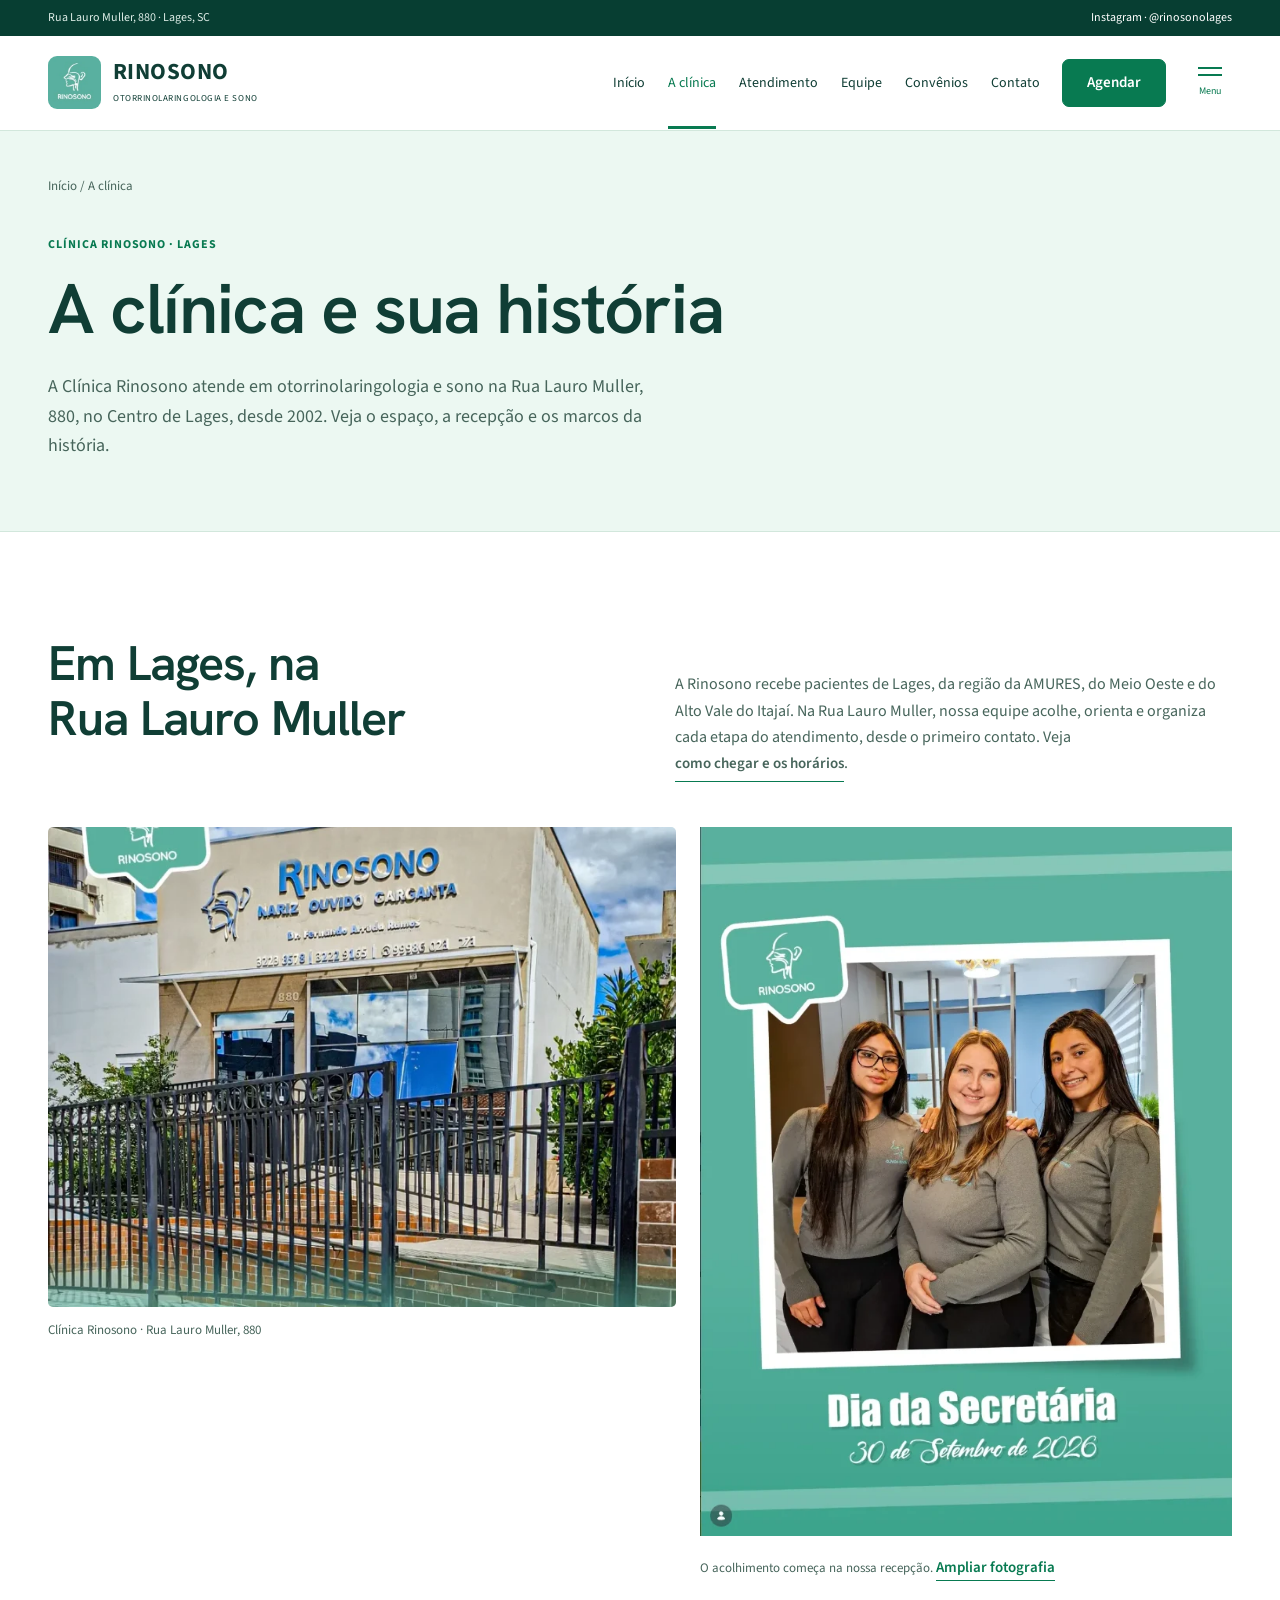
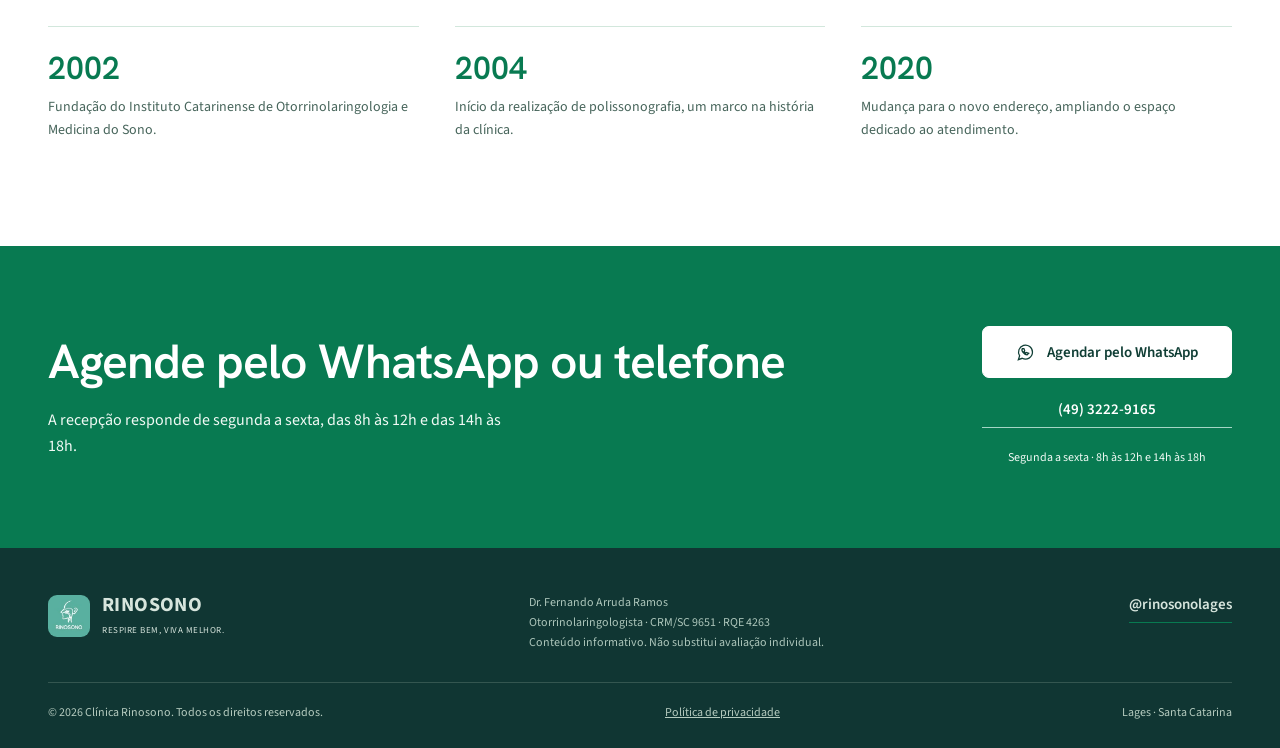
<file: clinica.html>
<!DOCTYPE html>
<html lang="pt-BR">
<head>
<meta charset="UTF-8">
<meta name="viewport" content="width=device-width,initial-scale=1">
<title>A clínica e sua história | Rinosono, Lages</title>
<meta name="description" content="Conheça a Clínica Rinosono, na Rua Lauro Muller, 880, em Lages: história desde 2002 e atendimento a pacientes de Lages e região da AMURES.">
<meta name="robots" content="index, follow, max-image-preview:large, max-snippet:-1, max-video-preview:-1">
<link rel="canonical" href="https://rinosono.vercel.app/clinica.html">
<meta name="theme-color" content="#087a51">
<meta property="og:type" content="website">
<meta property="og:locale" content="pt_BR">
<meta property="og:site_name" content="Clínica Rinosono">
<meta property="og:title" content="A clínica e sua história | Rinosono, Lages">
<meta property="og:description" content="Conheça a Clínica Rinosono, na Rua Lauro Muller, 880, em Lages: história desde 2002 e atendimento a pacientes de Lages e região da AMURES.">
<meta property="og:url" content="https://rinosono.vercel.app/clinica.html">
<meta property="og:image" content="https://rinosono.vercel.app/assets/og-image.jpg">
<meta property="og:image:width" content="1200">
<meta property="og:image:height" content="630">
<meta property="og:image:type" content="image/jpeg">
<meta property="og:image:alt" content="Clínica Rinosono, otorrinolaringologia e medicina do sono em Lages, SC, com a fachada da clínica">
<meta name="twitter:card" content="summary_large_image">
<meta name="twitter:title" content="A clínica e sua história | Rinosono, Lages">
<meta name="twitter:description" content="Conheça a Clínica Rinosono, na Rua Lauro Muller, 880, em Lages: história desde 2002 e atendimento a pacientes de Lages e região da AMURES.">
<meta name="twitter:image" content="https://rinosono.vercel.app/assets/og-image.jpg">
<link rel="icon" type="image/png" sizes="32x32" href="assets/favicon-32.png">
<link rel="icon" type="image/png" sizes="192x192" href="assets/favicon-192.png">
<link rel="apple-touch-icon" href="assets/apple-touch-icon.png">
<link rel="manifest" href="site.webmanifest">
<link rel="stylesheet" href="site.css">
<noscript><style>.drawer-toggle{display:none}@media(max-width:850px){.nav{flex-wrap:wrap;padding:15px 0}.desktop-nav{display:flex;flex-wrap:wrap;gap:12px;width:100%}.desktop-nav a{padding:10px 0}}</style></noscript>
<script type="application/ld+json">
{
 "@context": "https://schema.org",
 "@graph": [
  {
   "@type": "WebSite",
   "@id": "https://rinosono.vercel.app/#website",
   "url": "https://rinosono.vercel.app/",
   "name": "Clínica Rinosono",
   "inLanguage": "pt-BR",
   "publisher": {
    "@id": "https://rinosono.vercel.app/#clinica"
   }
  },
  {
   "@type": "WebPage",
   "@id": "https://rinosono.vercel.app/clinica.html#webpage",
   "url": "https://rinosono.vercel.app/clinica.html",
   "name": "A clínica e sua história | Rinosono, Lages",
   "description": "Conheça a Clínica Rinosono, na Rua Lauro Muller, 880, em Lages: história desde 2002 e atendimento a pacientes de Lages e região da AMURES.",
   "inLanguage": "pt-BR",
   "isPartOf": {
    "@id": "https://rinosono.vercel.app/#website"
   },
   "about": {
    "@id": "https://rinosono.vercel.app/#clinica"
   },
   "primaryImageOfPage": {
    "@type": "ImageObject",
    "url": "https://rinosono.vercel.app/assets/og-image.jpg"
   },
   "breadcrumb": {
    "@id": "https://rinosono.vercel.app/clinica.html#breadcrumb"
   }
  },
  {
   "@type": "BreadcrumbList",
   "@id": "https://rinosono.vercel.app/clinica.html#breadcrumb",
   "itemListElement": [
    {
     "@type": "ListItem",
     "position": 1,
     "name": "Início",
     "item": "https://rinosono.vercel.app/"
    },
    {
     "@type": "ListItem",
     "position": 2,
     "name": "A clínica",
     "item": "https://rinosono.vercel.app/clinica.html"
    }
   ]
  },
  {
   "@type": "MedicalClinic",
   "@id": "https://rinosono.vercel.app/#clinica",
   "name": "Clínica Rinosono",
   "url": "https://rinosono.vercel.app/"
  }
 ]
}
</script>
</head>
<body>
<svg xmlns="http://www.w3.org/2000/svg" class="sprite" aria-hidden="true"><symbol id="wa" viewBox="0 0 24 24"><path fill="none" stroke="currentColor" stroke-width="1.6" d="M20.8 11.5a8.8 8.8 0 0 1-13 7.8L3 21l1.6-4.8A8.8 8.8 0 1 1 20.8 11.5Z"/><path fill="none" stroke="currentColor" stroke-width="1.6" d="M8 7c-2 3 3 8 6 8l2-2-3-1-1 1-2-2 1-1-1-3Z"/></symbol><symbol id="play" viewBox="0 0 24 24"><path d="m7 4 14 8-14 8Z"/></symbol><symbol id="pin" viewBox="0 0 32 32"><path d="M26 13c0 8-10 16-10 16S6 21 6 13a10 10 0 0 1 20 0Z"/><circle cx="16" cy="13" r="3.5"/></symbol><symbol id="moon" viewBox="0 0 40 40"><path d="M29 30A15 15 0 0 1 14 5a15 15 0 1 0 21 21 15 15 0 0 1-6 4Z"/><path d="M28 5v8m-4-4h8m2 7v5m-2.5-2.5h5"/></symbol><symbol id="ear" viewBox="0 0 40 40"><path d="M12 17C8 2 33 1 31 18c-.7 6-9 9-9 14s-10 7-11-1m6-15c0-7 10-7 10 0 0 6-9 5-7 12"/></symbol><symbol id="care" viewBox="0 0 40 40"><path d="M7 7v10a8 8 0 0 0 16 0V7M5 7h5m10 0h5M15 25v4a9 9 0 0 0 18 0v-7"/><circle cx="33" cy="18" r="4"/></symbol></svg>
<a class="skip" href="#conteudo">Pular para o conteúdo</a>
<!-- cabecalho:inicio -->
<div class="topbar"><div class="wrap"><span>Rua Lauro Muller, 880 · Lages, SC</span><a href="https://www.instagram.com/rinosonolages/" target="_blank" rel="noopener noreferrer">Instagram · @rinosonolages</a></div></div>
<header><div class="wrap nav"><a class="brand" href="index.html"><img src="assets/logo.webp" width="53" height="53" alt=""><span><b>RINOSONO</b><small>Otorrinolaringologia e sono</small></span></a><nav class="desktop-nav" aria-label="Principal"><a href="index.html">Início</a><a href="clinica.html" aria-current="page">A clínica</a><a href="atendimento.html">Atendimento</a><a href="equipe.html">Equipe</a><a href="convenios.html">Convênios</a><a href="contato.html">Contato</a></nav><a class="btn header-book" data-wa href="https://wa.me/5549991069465">Agendar</a><button class="drawer-toggle" type="button" aria-label="Abrir menu de navegação" aria-haspopup="dialog" aria-controls="nav-drawer"><span></span><span></span><span class="menu-word">Menu</span></button></div></header>
<dialog id="nav-drawer" class="nav-drawer" aria-labelledby="drawer-title"><div class="drawer-top"><p class="dialog-title" id="drawer-title">Rinosono</p><button class="close" type="button" data-close aria-label="Fechar menu">×</button></div><nav aria-label="Menu completo"><a href="index.html">Início</a><a href="clinica.html" aria-current="page">A clínica</a><a href="atendimento.html">Atendimento</a><a href="equipe.html">Equipe</a><a href="convenios.html">Convênios</a><a href="contato.html">Contato</a></nav><div class="drawer-bottom"><a class="btn" data-wa href="https://wa.me/5549991069465">Agendar pelo WhatsApp</a><a class="ig-link" href="https://www.instagram.com/rinosonolages/" target="_blank" rel="noopener noreferrer">Instagram · @rinosonolages</a><p>Segunda a sexta<br>8h às 12h e 14h às 18h</p></div></dialog>
<!-- cabecalho:fim -->
<main id="conteudo">
<section class="page-intro"><div class="wrap"><nav class="breadcrumb" aria-label="Você está em"><a href="index.html">Início</a> / <span>A clínica</span></nav><span class="eyebrow">Clínica Rinosono · Lages</span><h1>A clínica e sua história</h1><p>A Clínica Rinosono atende em otorrinolaringologia e sono na Rua Lauro Muller, 880, no Centro de Lages, desde 2002. Veja o espaço, a recepção e os marcos da história.</p></div></section>
<section class="section" id="clinica"><div class="wrap"><div class="clinic-top"><div><h2>Em Lages, na Rua Lauro Muller</h2></div><p>A Rinosono recebe pacientes de Lages, da região da AMURES, do Meio Oeste e do Alto Vale do Itajaí. Na Rua Lauro Muller, nossa equipe acolhe, orienta e organiza cada etapa do atendimento, desde o primeiro contato. Veja <a class="text-link" href="contato.html">como chegar e os horários</a>.</p></div><div class="clinic-photos"><figure><div class="photo-window"><img src="assets/fachada.webp" alt="Fachada real da Clínica Rinosono, na Rua Lauro Muller, 880" width="723" height="904" loading="lazy"></div><figcaption>Clínica Rinosono · Rua Lauro Muller, 880</figcaption></figure><figure><div class="photo-window reception full-photo"><img src="assets/equipe.webp" alt="Três integrantes da equipe de recepção da Rinosono" width="679" height="904" loading="lazy"></div><figcaption>O acolhimento começa na nossa recepção. <button class="text-link photo-expand" type="button" data-image="assets/equipe.webp">Ampliar fotografia</button></figcaption></figure></div><div class="timeline"><div><strong>2002</strong><p>Fundação do Instituto Catarinense de Otorrinolaringologia e Medicina do Sono.</p></div><div><strong>2004</strong><p>Início da realização de polissonografia, um marco na história da clínica.</p></div><div><strong>2020</strong><p>Mudança para o novo endereço, ampliando o espaço dedicado ao atendimento.</p></div></div></div></section>
<section class="contact" id="contato"><div class="wrap"><div><h2>Agende pelo WhatsApp ou telefone</h2><p>A recepção responde de segunda a sexta, das 8h às 12h e das 14h às 18h.</p></div><div class="actions"><a class="btn light" data-wa href="https://wa.me/5549991069465"><svg aria-hidden="true"><use href="#wa"/></svg>Agendar pelo WhatsApp</a><a class="text-link" href="tel:+554932229165">(49) 3222-9165</a><small>Segunda a sexta · 8h às 12h e 14h às 18h</small></div></div></section>
</main>
<!-- rodape:inicio -->
<footer><div class="wrap"><div class="footer-top"><a class="brand" href="index.html"><img src="assets/logo.webp" alt="" width="42" height="42" loading="lazy"><span><b>RINOSONO</b><small>Respire bem, viva melhor.</small></span></a><p>Dr. Fernando Arruda Ramos<br>Otorrinolaringologista · CRM/SC 9651 · RQE 4263<br>Conteúdo informativo. Não substitui avaliação individual.</p><a class="text-link" href="https://www.instagram.com/rinosonolages/" target="_blank" rel="noopener noreferrer">@rinosonolages</a></div><div class="footer-bottom"><span>© <span id="year">2026</span> Clínica Rinosono. Todos os direitos reservados.</span><a href="privacidade.html">Política de privacidade</a><span>Lages · Santa Catarina</span></div></div></footer>
<!-- rodape:fim -->
<dialog class="dialog gallery-dialog" id="gallery-dialog" aria-labelledby="gallery-title"><div class="dialog-bar"><p class="dialog-title" id="gallery-title">Equipe de recepção · Rinosono</p><button class="close" type="button" data-close aria-label="Fechar fotografia">×</button></div><img id="gallery-image" alt="Fotografia completa da equipe de recepção"></dialog>
<div class="mobile-cta" id="mobile-cta"><a class="btn" data-wa href="https://wa.me/5549991069465">Agendar pelo WhatsApp</a></div>
<script src="site.js" defer></script>
</body>
</html>
</file>
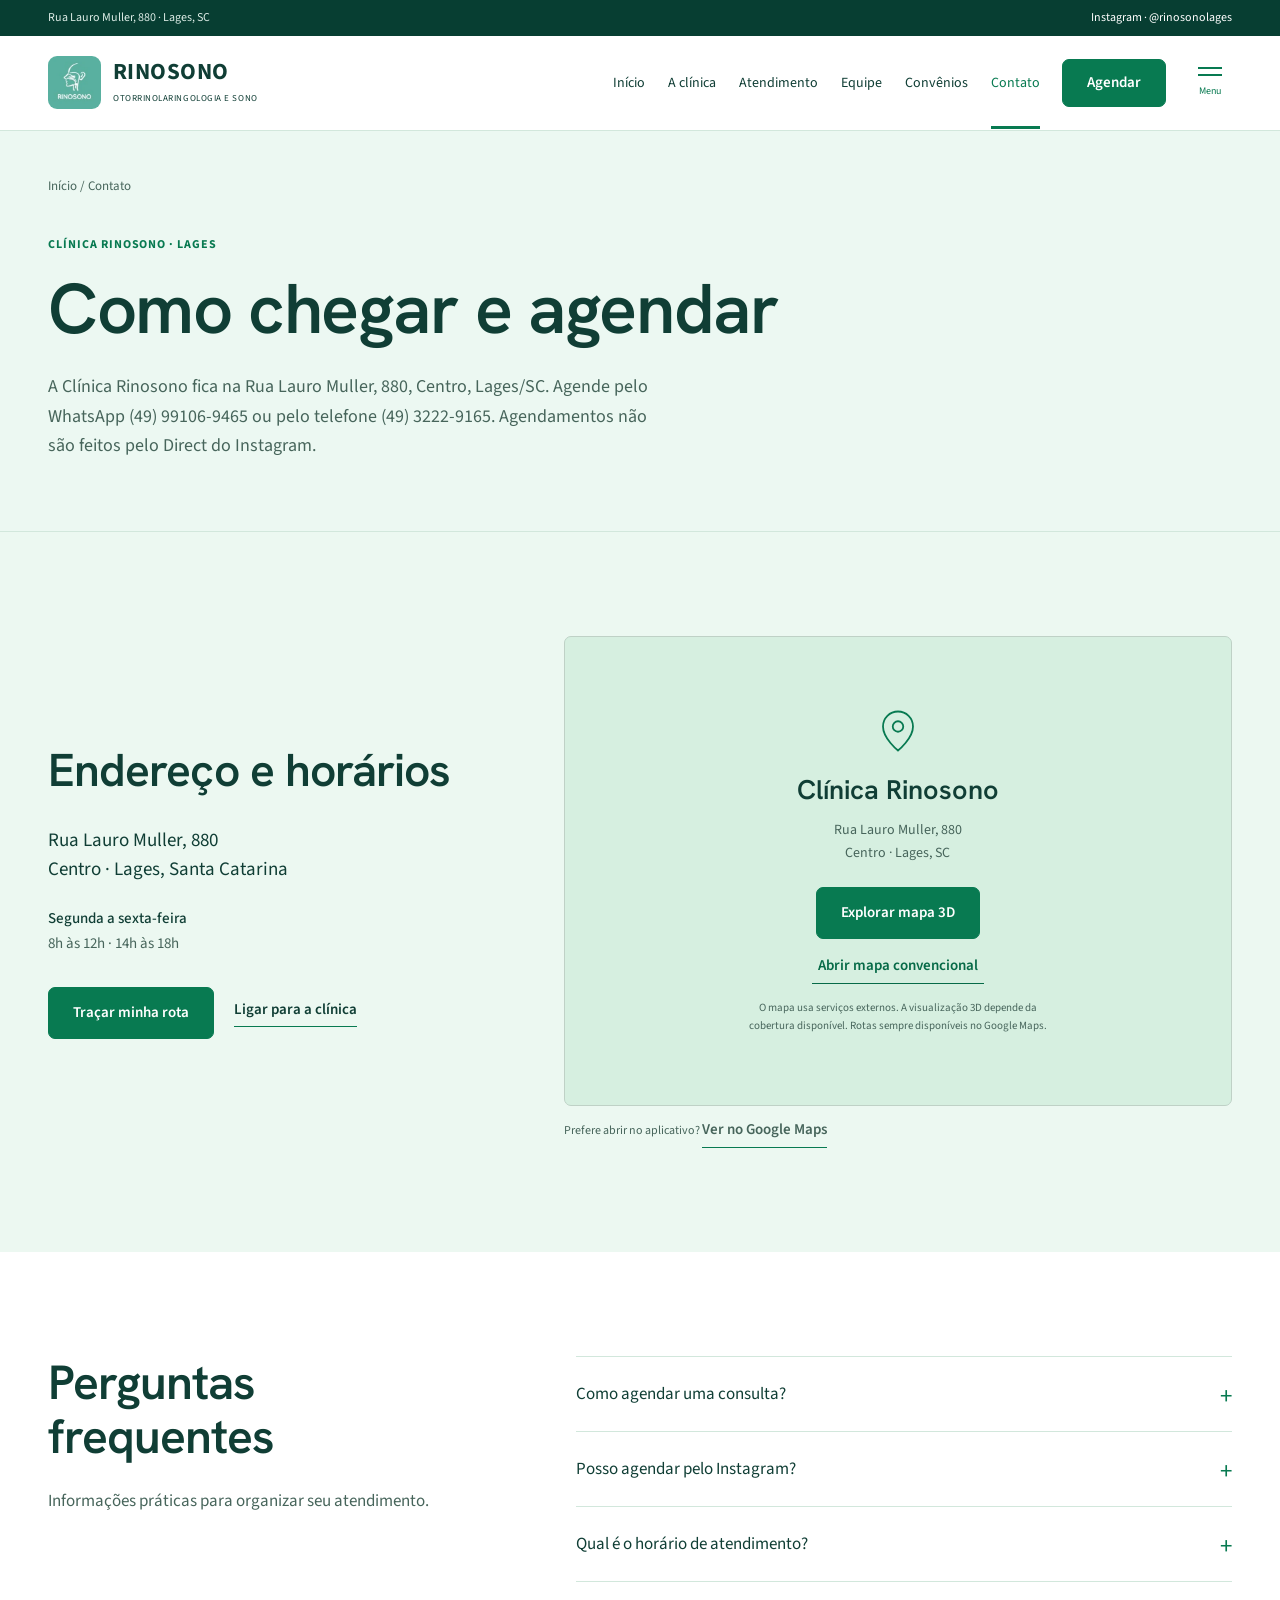
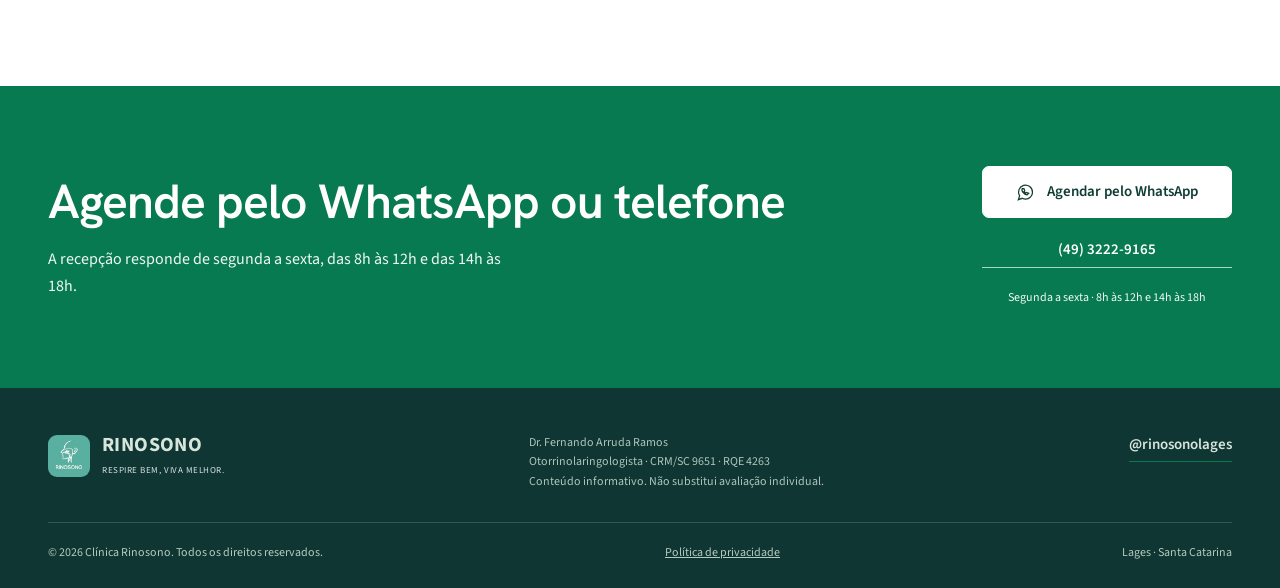
<file: contato.html>
<!DOCTYPE html>
<html lang="pt-BR">
<head>
<meta charset="UTF-8">
<meta name="viewport" content="width=device-width,initial-scale=1">
<title>Contato, endereço e horários | Rinosono, Lages</title>
<meta name="description" content="Rua Lauro Muller, 880, Centro, Lages/SC. Segunda a sexta, 8h às 12h e 14h às 18h. WhatsApp (49) 99106-9465 e telefone (49) 3222-9165.">
<meta name="robots" content="index, follow, max-image-preview:large, max-snippet:-1, max-video-preview:-1">
<link rel="canonical" href="https://rinosono.vercel.app/contato.html">
<meta name="theme-color" content="#087a51">
<meta property="og:type" content="website">
<meta property="og:locale" content="pt_BR">
<meta property="og:site_name" content="Clínica Rinosono">
<meta property="og:title" content="Contato, endereço e horários | Rinosono, Lages">
<meta property="og:description" content="Rua Lauro Muller, 880, Centro, Lages/SC. Segunda a sexta, 8h às 12h e 14h às 18h. WhatsApp (49) 99106-9465 e telefone (49) 3222-9165.">
<meta property="og:url" content="https://rinosono.vercel.app/contato.html">
<meta property="og:image" content="https://rinosono.vercel.app/assets/og-image.jpg">
<meta property="og:image:width" content="1200">
<meta property="og:image:height" content="630">
<meta property="og:image:type" content="image/jpeg">
<meta property="og:image:alt" content="Clínica Rinosono, otorrinolaringologia e medicina do sono em Lages, SC, com a fachada da clínica">
<meta name="twitter:card" content="summary_large_image">
<meta name="twitter:title" content="Contato, endereço e horários | Rinosono, Lages">
<meta name="twitter:description" content="Rua Lauro Muller, 880, Centro, Lages/SC. Segunda a sexta, 8h às 12h e 14h às 18h. WhatsApp (49) 99106-9465 e telefone (49) 3222-9165.">
<meta name="twitter:image" content="https://rinosono.vercel.app/assets/og-image.jpg">
<link rel="icon" type="image/png" sizes="32x32" href="assets/favicon-32.png">
<link rel="icon" type="image/png" sizes="192x192" href="assets/favicon-192.png">
<link rel="apple-touch-icon" href="assets/apple-touch-icon.png">
<link rel="manifest" href="site.webmanifest">
<link rel="stylesheet" href="site.css">
<noscript><style>.drawer-toggle{display:none}@media(max-width:850px){.nav{flex-wrap:wrap;padding:15px 0}.desktop-nav{display:flex;flex-wrap:wrap;gap:12px;width:100%}.desktop-nav a{padding:10px 0}}</style></noscript>
<script type="application/ld+json">
{
 "@context": "https://schema.org",
 "@graph": [
  {
   "@type": "WebSite",
   "@id": "https://rinosono.vercel.app/#website",
   "url": "https://rinosono.vercel.app/",
   "name": "Clínica Rinosono",
   "inLanguage": "pt-BR",
   "publisher": {
    "@id": "https://rinosono.vercel.app/#clinica"
   }
  },
  {
   "@type": "WebPage",
   "@id": "https://rinosono.vercel.app/contato.html#webpage",
   "url": "https://rinosono.vercel.app/contato.html",
   "name": "Contato, endereço e horários | Rinosono, Lages",
   "description": "Rua Lauro Muller, 880, Centro, Lages/SC. Segunda a sexta, 8h às 12h e 14h às 18h. WhatsApp (49) 99106-9465 e telefone (49) 3222-9165.",
   "inLanguage": "pt-BR",
   "isPartOf": {
    "@id": "https://rinosono.vercel.app/#website"
   },
   "about": {
    "@id": "https://rinosono.vercel.app/#clinica"
   },
   "primaryImageOfPage": {
    "@type": "ImageObject",
    "url": "https://rinosono.vercel.app/assets/og-image.jpg"
   },
   "breadcrumb": {
    "@id": "https://rinosono.vercel.app/contato.html#breadcrumb"
   }
  },
  {
   "@type": "BreadcrumbList",
   "@id": "https://rinosono.vercel.app/contato.html#breadcrumb",
   "itemListElement": [
    {
     "@type": "ListItem",
     "position": 1,
     "name": "Início",
     "item": "https://rinosono.vercel.app/"
    },
    {
     "@type": "ListItem",
     "position": 2,
     "name": "Contato",
     "item": "https://rinosono.vercel.app/contato.html"
    }
   ]
  },
  {
   "@type": "MedicalClinic",
   "@id": "https://rinosono.vercel.app/#clinica",
   "name": "Clínica Rinosono",
   "url": "https://rinosono.vercel.app/"
  }
 ]
}
</script>
</head>
<body>
<svg xmlns="http://www.w3.org/2000/svg" class="sprite" aria-hidden="true"><symbol id="wa" viewBox="0 0 24 24"><path fill="none" stroke="currentColor" stroke-width="1.6" d="M20.8 11.5a8.8 8.8 0 0 1-13 7.8L3 21l1.6-4.8A8.8 8.8 0 1 1 20.8 11.5Z"/><path fill="none" stroke="currentColor" stroke-width="1.6" d="M8 7c-2 3 3 8 6 8l2-2-3-1-1 1-2-2 1-1-1-3Z"/></symbol><symbol id="play" viewBox="0 0 24 24"><path d="m7 4 14 8-14 8Z"/></symbol><symbol id="pin" viewBox="0 0 32 32"><path d="M26 13c0 8-10 16-10 16S6 21 6 13a10 10 0 0 1 20 0Z"/><circle cx="16" cy="13" r="3.5"/></symbol><symbol id="moon" viewBox="0 0 40 40"><path d="M29 30A15 15 0 0 1 14 5a15 15 0 1 0 21 21 15 15 0 0 1-6 4Z"/><path d="M28 5v8m-4-4h8m2 7v5m-2.5-2.5h5"/></symbol><symbol id="ear" viewBox="0 0 40 40"><path d="M12 17C8 2 33 1 31 18c-.7 6-9 9-9 14s-10 7-11-1m6-15c0-7 10-7 10 0 0 6-9 5-7 12"/></symbol><symbol id="care" viewBox="0 0 40 40"><path d="M7 7v10a8 8 0 0 0 16 0V7M5 7h5m10 0h5M15 25v4a9 9 0 0 0 18 0v-7"/><circle cx="33" cy="18" r="4"/></symbol></svg>
<a class="skip" href="#conteudo">Pular para o conteúdo</a>
<!-- cabecalho:inicio -->
<div class="topbar"><div class="wrap"><span>Rua Lauro Muller, 880 · Lages, SC</span><a href="https://www.instagram.com/rinosonolages/" target="_blank" rel="noopener noreferrer">Instagram · @rinosonolages</a></div></div>
<header><div class="wrap nav"><a class="brand" href="index.html"><img src="assets/logo.webp" width="53" height="53" alt=""><span><b>RINOSONO</b><small>Otorrinolaringologia e sono</small></span></a><nav class="desktop-nav" aria-label="Principal"><a href="index.html">Início</a><a href="clinica.html">A clínica</a><a href="atendimento.html">Atendimento</a><a href="equipe.html">Equipe</a><a href="convenios.html">Convênios</a><a href="contato.html" aria-current="page">Contato</a></nav><a class="btn header-book" data-wa href="https://wa.me/5549991069465">Agendar</a><button class="drawer-toggle" type="button" aria-label="Abrir menu de navegação" aria-haspopup="dialog" aria-controls="nav-drawer"><span></span><span></span><span class="menu-word">Menu</span></button></div></header>
<dialog id="nav-drawer" class="nav-drawer" aria-labelledby="drawer-title"><div class="drawer-top"><p class="dialog-title" id="drawer-title">Rinosono</p><button class="close" type="button" data-close aria-label="Fechar menu">×</button></div><nav aria-label="Menu completo"><a href="index.html">Início</a><a href="clinica.html">A clínica</a><a href="atendimento.html">Atendimento</a><a href="equipe.html">Equipe</a><a href="convenios.html">Convênios</a><a href="contato.html" aria-current="page">Contato</a></nav><div class="drawer-bottom"><a class="btn" data-wa href="https://wa.me/5549991069465">Agendar pelo WhatsApp</a><a class="ig-link" href="https://www.instagram.com/rinosonolages/" target="_blank" rel="noopener noreferrer">Instagram · @rinosonolages</a><p>Segunda a sexta<br>8h às 12h e 14h às 18h</p></div></dialog>
<!-- cabecalho:fim -->
<main id="conteudo">
<section class="page-intro"><div class="wrap"><nav class="breadcrumb" aria-label="Você está em"><a href="index.html">Início</a> / <span>Contato</span></nav><span class="eyebrow">Clínica Rinosono · Lages</span><h1>Como chegar e agendar</h1><p>A Clínica Rinosono fica na Rua Lauro Muller, 880, Centro, Lages/SC. Agende pelo WhatsApp (49) 99106-9465 ou pelo telefone (49) 3222-9165. Agendamentos não são feitos pelo Direct do Instagram.</p></div></section>
<section class="section location" id="localizacao"><div class="wrap location-grid"><div><h2>Endereço e horários</h2><address class="address">Rua Lauro Muller, 880<br>Centro · Lages, Santa Catarina</address><p class="hours"><strong>Segunda a sexta-feira</strong><br>8h às 12h · 14h às 18h</p><div class="actions"><a class="btn" href="https://www.google.com/maps/dir/?api=1&amp;destination=Cl%C3%ADnica%20Rinosono%2C%20Rua%20Lauro%20Muller%20880%2C%20Lages%20SC" target="_blank" rel="noopener noreferrer">Traçar minha rota</a><a class="text-link" href="tel:+554932229165">Ligar para a clínica</a></div></div><div><div class="map-controls" hidden><button type="button" data-map-view="3d" aria-pressed="true">Perspectiva 3D</button><button type="button" data-map-view="2d" aria-pressed="false">Vista de cima</button><button type="button" id="map-reset">Recentralizar</button></div><div class="map-shell" id="map-shell"><div class="map-placeholder" id="map-placeholder"><svg aria-hidden="true"><use href="#pin"/></svg><strong>Clínica Rinosono</strong><p>Rua Lauro Muller, 880<br>Centro · Lages, SC</p><button class="btn" type="button" id="load-map">Explorar mapa 3D</button><button class="text-link" type="button" id="map-basic">Abrir mapa convencional</button><small>O mapa usa serviços externos. A visualização 3D depende da cobertura disponível. Rotas sempre disponíveis no Google Maps.</small></div></div><p id="map-status" role="status" class="map-footer"></p><p class="map-footer">Prefere abrir no aplicativo? <a class="text-link" href="https://www.google.com/maps/search/?api=1&amp;query=Cl%C3%ADnica%20Rinosono%20Rua%20Lauro%20Muller%20880%20Lages%20SC" target="_blank" rel="noopener noreferrer">Ver no Google Maps</a></p></div></div></section>
<section class="section" id="perguntas"><div class="wrap faq"><div><h2>Perguntas frequentes</h2><p class="intro">Informações práticas para organizar seu atendimento.</p></div><div><details><summary>Como agendar uma consulta?</summary><p>Envie uma mensagem para o WhatsApp <a href="https://wa.me/5549991069465" data-wa>(49) 99106-9465</a> ou ligue para <a href="tel:+554932229165">(49) 3222-9165</a>. A recepção orienta sobre profissionais, horários disponíveis e agendamento.</p></details><details><summary>Posso agendar pelo Instagram?</summary><p>Os agendamentos são feitos pelo WhatsApp ou telefone. O Direct do Instagram não é utilizado para marcar consultas.</p></details><details><summary>Qual é o horário de atendimento?</summary><p>De segunda a sexta-feira, das 8h às 12h e das 14h às 18h.</p></details></div></div></section>
<section class="contact" id="contato"><div class="wrap"><div><h2>Agende pelo WhatsApp ou telefone</h2><p>A recepção responde de segunda a sexta, das 8h às 12h e das 14h às 18h.</p></div><div class="actions"><a class="btn light" data-wa href="https://wa.me/5549991069465"><svg aria-hidden="true"><use href="#wa"/></svg>Agendar pelo WhatsApp</a><a class="text-link" href="tel:+554932229165">(49) 3222-9165</a><small>Segunda a sexta · 8h às 12h e 14h às 18h</small></div></div></section>
</main>
<!-- rodape:inicio -->
<footer><div class="wrap"><div class="footer-top"><a class="brand" href="index.html"><img src="assets/logo.webp" alt="" width="42" height="42" loading="lazy"><span><b>RINOSONO</b><small>Respire bem, viva melhor.</small></span></a><p>Dr. Fernando Arruda Ramos<br>Otorrinolaringologista · CRM/SC 9651 · RQE 4263<br>Conteúdo informativo. Não substitui avaliação individual.</p><a class="text-link" href="https://www.instagram.com/rinosonolages/" target="_blank" rel="noopener noreferrer">@rinosonolages</a></div><div class="footer-bottom"><span>© <span id="year">2026</span> Clínica Rinosono. Todos os direitos reservados.</span><a href="privacidade.html">Política de privacidade</a><span>Lages · Santa Catarina</span></div></div></footer>
<!-- rodape:fim -->
<div class="mobile-cta" id="mobile-cta"><a class="btn" data-wa href="https://wa.me/5549991069465">Agendar pelo WhatsApp</a></div>
<script src="site.js" defer></script>
</body>
</html>
</file>
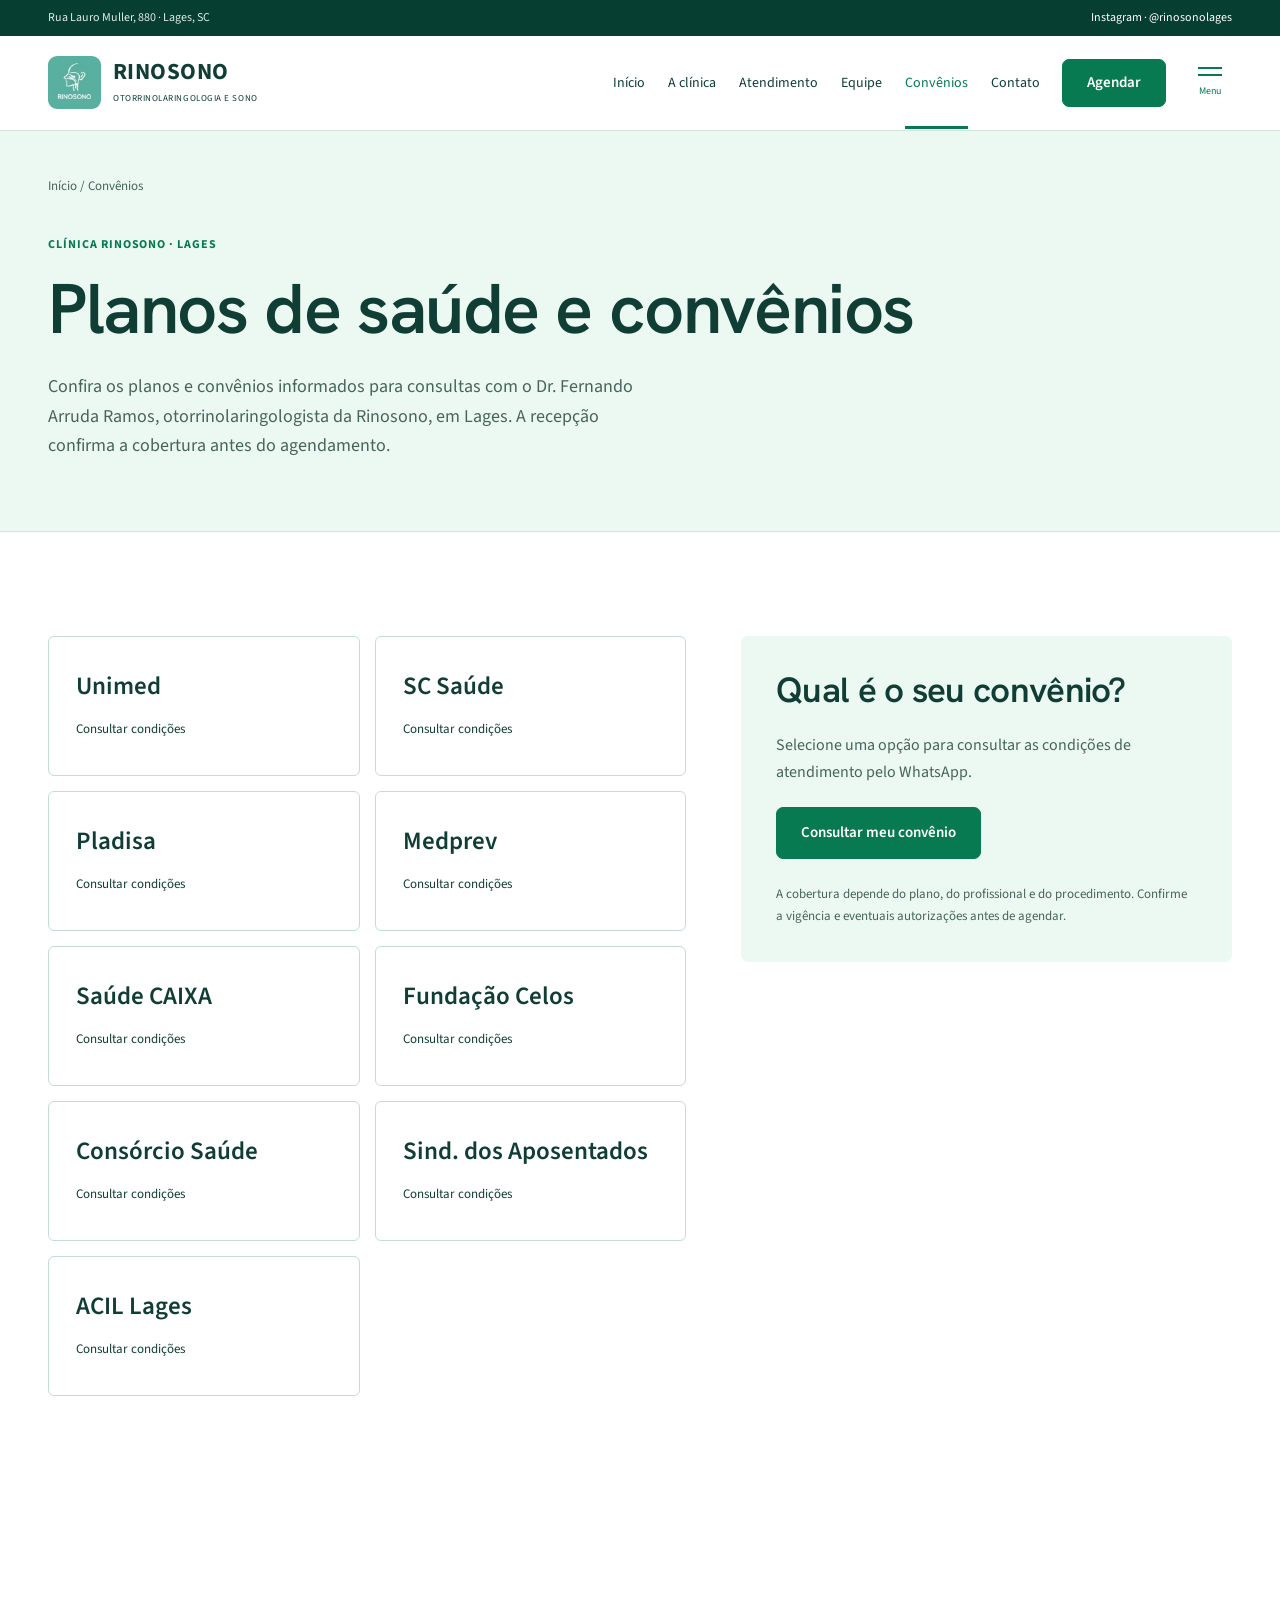
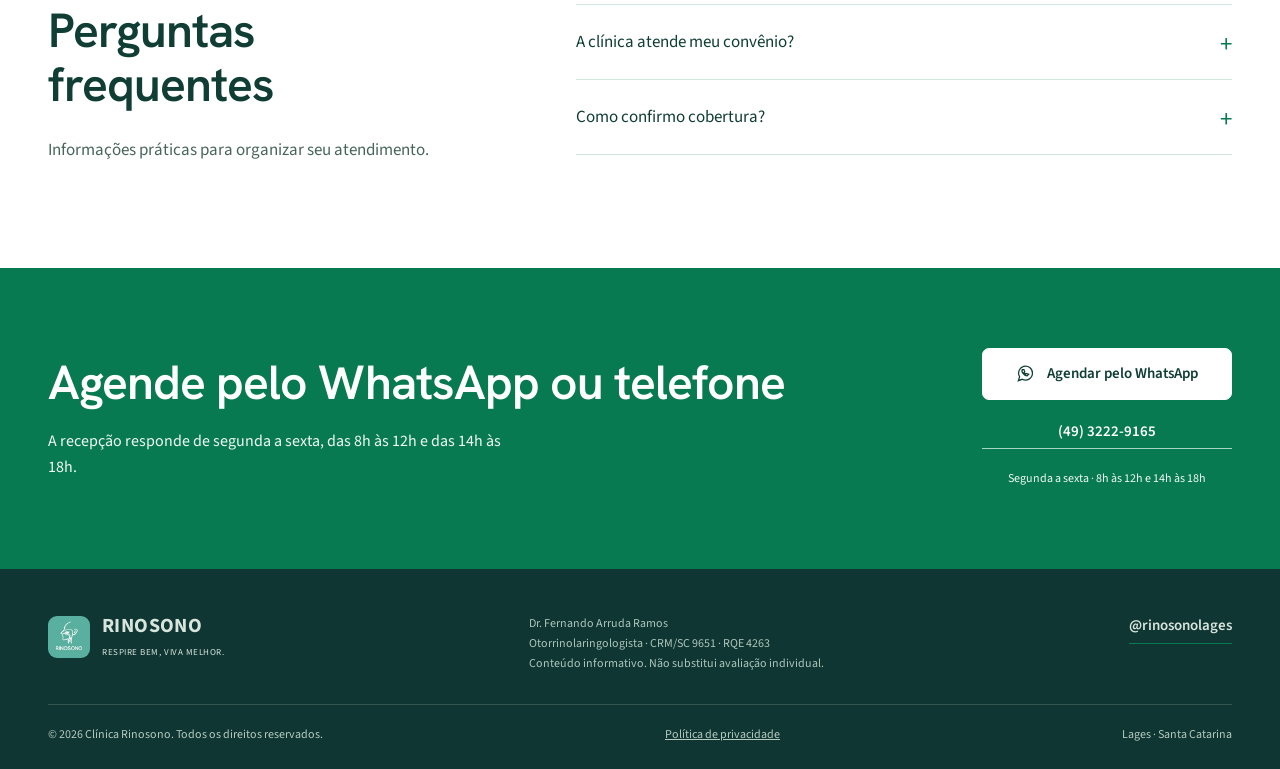
<file: convenios.html>
<!DOCTYPE html>
<html lang="pt-BR">
<head>
<meta charset="UTF-8">
<meta name="viewport" content="width=device-width,initial-scale=1">
<title>Planos de saúde e convênios | Rinosono Lages</title>
<meta name="description" content="Unimed, SC Saúde, Pladisa, Medprev, Saúde CAIXA e outros convênios informados para consultas com o Dr. Fernando Arruda Ramos, em Lages.">
<meta name="robots" content="index, follow, max-image-preview:large, max-snippet:-1, max-video-preview:-1">
<link rel="canonical" href="https://rinosono.vercel.app/convenios.html">
<meta name="theme-color" content="#087a51">
<meta property="og:type" content="website">
<meta property="og:locale" content="pt_BR">
<meta property="og:site_name" content="Clínica Rinosono">
<meta property="og:title" content="Planos de saúde e convênios | Rinosono Lages">
<meta property="og:description" content="Unimed, SC Saúde, Pladisa, Medprev, Saúde CAIXA e outros convênios informados para consultas com o Dr. Fernando Arruda Ramos, em Lages.">
<meta property="og:url" content="https://rinosono.vercel.app/convenios.html">
<meta property="og:image" content="https://rinosono.vercel.app/assets/og-image.jpg">
<meta property="og:image:width" content="1200">
<meta property="og:image:height" content="630">
<meta property="og:image:type" content="image/jpeg">
<meta property="og:image:alt" content="Clínica Rinosono, otorrinolaringologia e medicina do sono em Lages, SC, com a fachada da clínica">
<meta name="twitter:card" content="summary_large_image">
<meta name="twitter:title" content="Planos de saúde e convênios | Rinosono Lages">
<meta name="twitter:description" content="Unimed, SC Saúde, Pladisa, Medprev, Saúde CAIXA e outros convênios informados para consultas com o Dr. Fernando Arruda Ramos, em Lages.">
<meta name="twitter:image" content="https://rinosono.vercel.app/assets/og-image.jpg">
<link rel="icon" type="image/png" sizes="32x32" href="assets/favicon-32.png">
<link rel="icon" type="image/png" sizes="192x192" href="assets/favicon-192.png">
<link rel="apple-touch-icon" href="assets/apple-touch-icon.png">
<link rel="manifest" href="site.webmanifest">
<link rel="stylesheet" href="site.css">
<noscript><style>.drawer-toggle{display:none}@media(max-width:850px){.nav{flex-wrap:wrap;padding:15px 0}.desktop-nav{display:flex;flex-wrap:wrap;gap:12px;width:100%}.desktop-nav a{padding:10px 0}}</style></noscript>
<script type="application/ld+json">
{
 "@context": "https://schema.org",
 "@graph": [
  {
   "@type": "WebSite",
   "@id": "https://rinosono.vercel.app/#website",
   "url": "https://rinosono.vercel.app/",
   "name": "Clínica Rinosono",
   "inLanguage": "pt-BR",
   "publisher": {
    "@id": "https://rinosono.vercel.app/#clinica"
   }
  },
  {
   "@type": "WebPage",
   "@id": "https://rinosono.vercel.app/convenios.html#webpage",
   "url": "https://rinosono.vercel.app/convenios.html",
   "name": "Planos de saúde e convênios | Rinosono Lages",
   "description": "Unimed, SC Saúde, Pladisa, Medprev, Saúde CAIXA e outros convênios informados para consultas com o Dr. Fernando Arruda Ramos, em Lages.",
   "inLanguage": "pt-BR",
   "isPartOf": {
    "@id": "https://rinosono.vercel.app/#website"
   },
   "about": {
    "@id": "https://rinosono.vercel.app/#clinica"
   },
   "primaryImageOfPage": {
    "@type": "ImageObject",
    "url": "https://rinosono.vercel.app/assets/og-image.jpg"
   },
   "breadcrumb": {
    "@id": "https://rinosono.vercel.app/convenios.html#breadcrumb"
   }
  },
  {
   "@type": "BreadcrumbList",
   "@id": "https://rinosono.vercel.app/convenios.html#breadcrumb",
   "itemListElement": [
    {
     "@type": "ListItem",
     "position": 1,
     "name": "Início",
     "item": "https://rinosono.vercel.app/"
    },
    {
     "@type": "ListItem",
     "position": 2,
     "name": "Convênios",
     "item": "https://rinosono.vercel.app/convenios.html"
    }
   ]
  },
  {
   "@type": "MedicalClinic",
   "@id": "https://rinosono.vercel.app/#clinica",
   "name": "Clínica Rinosono",
   "url": "https://rinosono.vercel.app/"
  }
 ]
}
</script>
</head>
<body>
<svg xmlns="http://www.w3.org/2000/svg" class="sprite" aria-hidden="true"><symbol id="wa" viewBox="0 0 24 24"><path fill="none" stroke="currentColor" stroke-width="1.6" d="M20.8 11.5a8.8 8.8 0 0 1-13 7.8L3 21l1.6-4.8A8.8 8.8 0 1 1 20.8 11.5Z"/><path fill="none" stroke="currentColor" stroke-width="1.6" d="M8 7c-2 3 3 8 6 8l2-2-3-1-1 1-2-2 1-1-1-3Z"/></symbol><symbol id="play" viewBox="0 0 24 24"><path d="m7 4 14 8-14 8Z"/></symbol><symbol id="pin" viewBox="0 0 32 32"><path d="M26 13c0 8-10 16-10 16S6 21 6 13a10 10 0 0 1 20 0Z"/><circle cx="16" cy="13" r="3.5"/></symbol><symbol id="moon" viewBox="0 0 40 40"><path d="M29 30A15 15 0 0 1 14 5a15 15 0 1 0 21 21 15 15 0 0 1-6 4Z"/><path d="M28 5v8m-4-4h8m2 7v5m-2.5-2.5h5"/></symbol><symbol id="ear" viewBox="0 0 40 40"><path d="M12 17C8 2 33 1 31 18c-.7 6-9 9-9 14s-10 7-11-1m6-15c0-7 10-7 10 0 0 6-9 5-7 12"/></symbol><symbol id="care" viewBox="0 0 40 40"><path d="M7 7v10a8 8 0 0 0 16 0V7M5 7h5m10 0h5M15 25v4a9 9 0 0 0 18 0v-7"/><circle cx="33" cy="18" r="4"/></symbol></svg>
<a class="skip" href="#conteudo">Pular para o conteúdo</a>
<!-- cabecalho:inicio -->
<div class="topbar"><div class="wrap"><span>Rua Lauro Muller, 880 · Lages, SC</span><a href="https://www.instagram.com/rinosonolages/" target="_blank" rel="noopener noreferrer">Instagram · @rinosonolages</a></div></div>
<header><div class="wrap nav"><a class="brand" href="index.html"><img src="assets/logo.webp" width="53" height="53" alt=""><span><b>RINOSONO</b><small>Otorrinolaringologia e sono</small></span></a><nav class="desktop-nav" aria-label="Principal"><a href="index.html">Início</a><a href="clinica.html">A clínica</a><a href="atendimento.html">Atendimento</a><a href="equipe.html">Equipe</a><a href="convenios.html" aria-current="page">Convênios</a><a href="contato.html">Contato</a></nav><a class="btn header-book" data-wa href="https://wa.me/5549991069465">Agendar</a><button class="drawer-toggle" type="button" aria-label="Abrir menu de navegação" aria-haspopup="dialog" aria-controls="nav-drawer"><span></span><span></span><span class="menu-word">Menu</span></button></div></header>
<dialog id="nav-drawer" class="nav-drawer" aria-labelledby="drawer-title"><div class="drawer-top"><p class="dialog-title" id="drawer-title">Rinosono</p><button class="close" type="button" data-close aria-label="Fechar menu">×</button></div><nav aria-label="Menu completo"><a href="index.html">Início</a><a href="clinica.html">A clínica</a><a href="atendimento.html">Atendimento</a><a href="equipe.html">Equipe</a><a href="convenios.html" aria-current="page">Convênios</a><a href="contato.html">Contato</a></nav><div class="drawer-bottom"><a class="btn" data-wa href="https://wa.me/5549991069465">Agendar pelo WhatsApp</a><a class="ig-link" href="https://www.instagram.com/rinosonolages/" target="_blank" rel="noopener noreferrer">Instagram · @rinosonolages</a><p>Segunda a sexta<br>8h às 12h e 14h às 18h</p></div></dialog>
<!-- cabecalho:fim -->
<main id="conteudo">
<section class="page-intro"><div class="wrap"><nav class="breadcrumb" aria-label="Você está em"><a href="index.html">Início</a> / <span>Convênios</span></nav><span class="eyebrow">Clínica Rinosono · Lages</span><h1>Planos de saúde e convênios</h1><p>Confira os planos e convênios informados para consultas com o Dr. Fernando Arruda Ramos, otorrinolaringologista da Rinosono, em Lages. A recepção confirma a cobertura antes do agendamento.</p></div></section>
<section class="section" id="planos"><div class="wrap plan-layout"><div><div class="plan-grid"><button class="plan-card" type="button" data-plan="Unimed" aria-pressed="false"><span>Unimed</span><small>Consultar condições</small></button><button class="plan-card" type="button" data-plan="SC Saúde" aria-pressed="false"><span>SC Saúde</span><small>Consultar condições</small></button><button class="plan-card" type="button" data-plan="Pladisa" aria-pressed="false"><span>Pladisa</span><small>Consultar condições</small></button><button class="plan-card" type="button" data-plan="Medprev" aria-pressed="false"><span>Medprev</span><small>Consultar condições</small></button><button class="plan-card" type="button" data-plan="Saúde CAIXA" aria-pressed="false"><span>Saúde CAIXA</span><small>Consultar condições</small></button><button class="plan-card" type="button" data-plan="Fundação Celos" aria-pressed="false"><span>Fundação Celos</span><small>Consultar condições</small></button><button class="plan-card" type="button" data-plan="Consórcio Saúde" aria-pressed="false"><span>Consórcio Saúde</span><small>Consultar condições</small></button><button class="plan-card" type="button" data-plan="Sind. dos Aposentados" aria-pressed="false"><span>Sind. dos Aposentados</span><small>Consultar condições</small></button><button class="plan-card" type="button" data-plan="ACIL Lages" aria-pressed="false"><span>ACIL Lages</span><small>Consultar condições</small></button></div></div><aside class="plan-help"><h2 id="plan-title">Qual é o seu convênio?</h2><p id="plan-info" aria-live="polite">Selecione uma opção para consultar as condições de atendimento pelo WhatsApp.</p><a class="btn" id="plan-contact" data-wa href="https://wa.me/5549991069465">Consultar meu convênio</a><small>A cobertura depende do plano, do profissional e do procedimento. Confirme a vigência e eventuais autorizações antes de agendar.</small></aside></div></section>
<section class="section" id="perguntas"><div class="wrap faq"><div><h2>Perguntas frequentes</h2><p class="intro">Informações práticas para organizar seu atendimento.</p></div><div><details><summary>A clínica atende meu convênio?</summary><p>Confira a <a class="text-link" href="#planos">lista de convênios do Dr. Fernando</a> e confirme com a recepção a cobertura do seu plano e do atendimento desejado. As condições podem variar conforme o profissional e o procedimento.</p></details><details><summary>Como confirmo cobertura?</summary><p>Selecione o seu convênio na lista para enviar a consulta pelo WhatsApp ou ligue para <a href="tel:+554932229165">(49) 3222-9165</a>. A cobertura depende do plano, do profissional e do procedimento. Confirme a vigência e eventuais autorizações antes de agendar.</p></details></div></div></section>
<section class="contact" id="contato"><div class="wrap"><div><h2>Agende pelo WhatsApp ou telefone</h2><p>A recepção responde de segunda a sexta, das 8h às 12h e das 14h às 18h.</p></div><div class="actions"><a class="btn light" data-wa href="https://wa.me/5549991069465"><svg aria-hidden="true"><use href="#wa"/></svg>Agendar pelo WhatsApp</a><a class="text-link" href="tel:+554932229165">(49) 3222-9165</a><small>Segunda a sexta · 8h às 12h e 14h às 18h</small></div></div></section>
</main>
<!-- rodape:inicio -->
<footer><div class="wrap"><div class="footer-top"><a class="brand" href="index.html"><img src="assets/logo.webp" alt="" width="42" height="42" loading="lazy"><span><b>RINOSONO</b><small>Respire bem, viva melhor.</small></span></a><p>Dr. Fernando Arruda Ramos<br>Otorrinolaringologista · CRM/SC 9651 · RQE 4263<br>Conteúdo informativo. Não substitui avaliação individual.</p><a class="text-link" href="https://www.instagram.com/rinosonolages/" target="_blank" rel="noopener noreferrer">@rinosonolages</a></div><div class="footer-bottom"><span>© <span id="year">2026</span> Clínica Rinosono. Todos os direitos reservados.</span><a href="privacidade.html">Política de privacidade</a><span>Lages · Santa Catarina</span></div></div></footer>
<!-- rodape:fim -->
<div class="mobile-cta" id="mobile-cta"><a class="btn" data-wa href="https://wa.me/5549991069465">Agendar pelo WhatsApp</a></div>
<script src="site.js" defer></script>
</body>
</html>
</file>
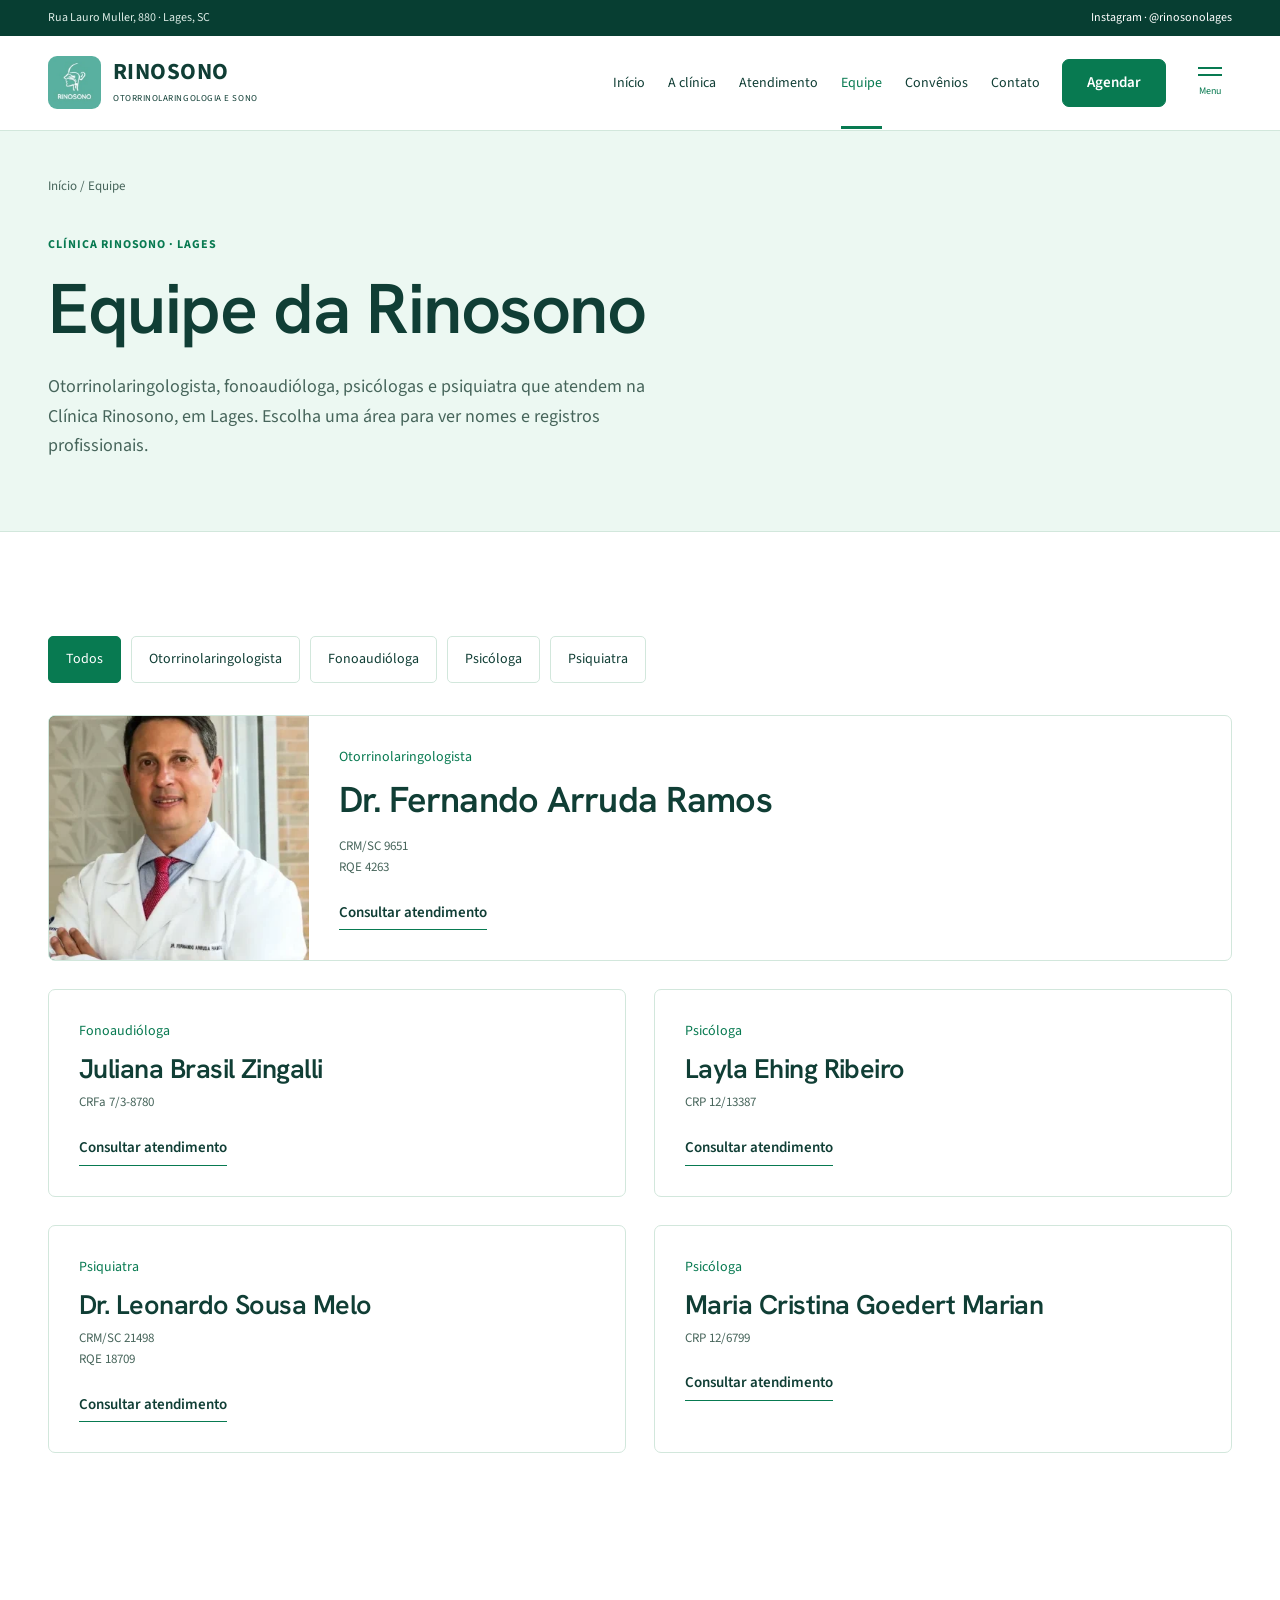
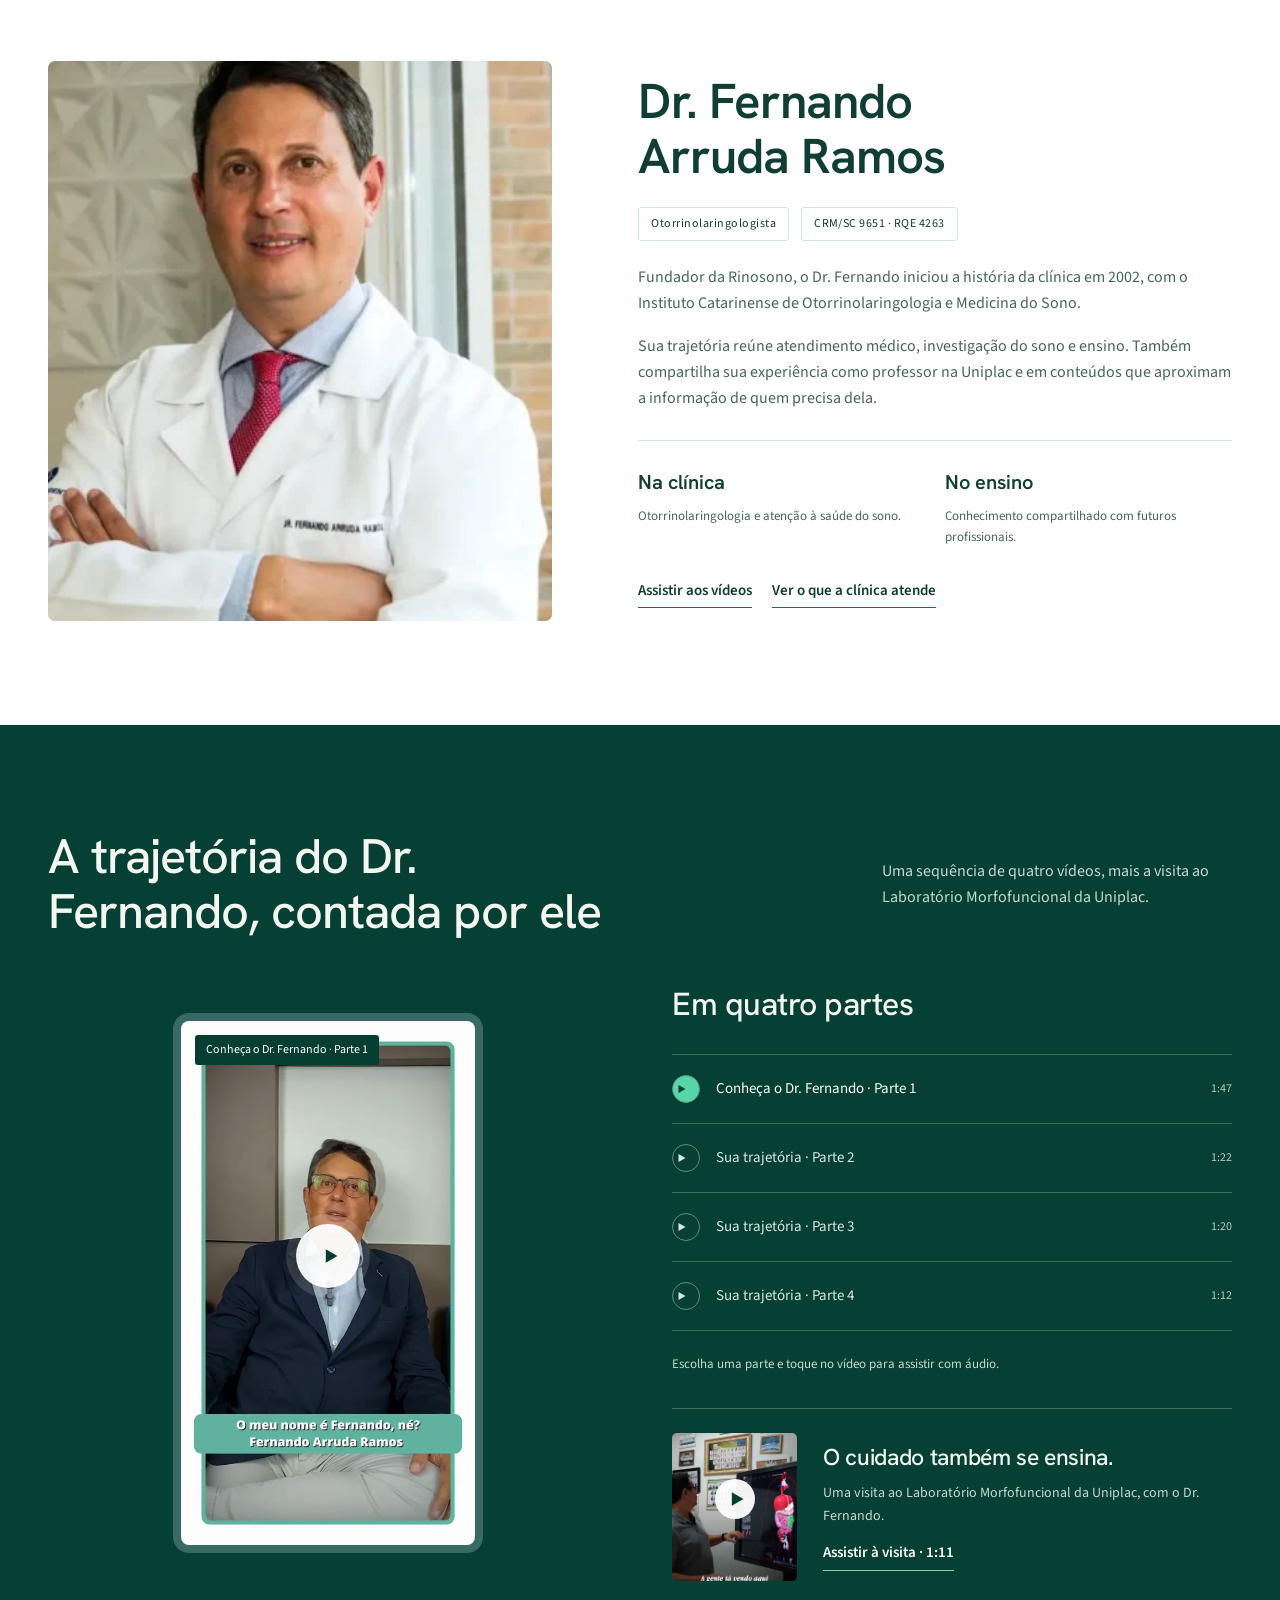
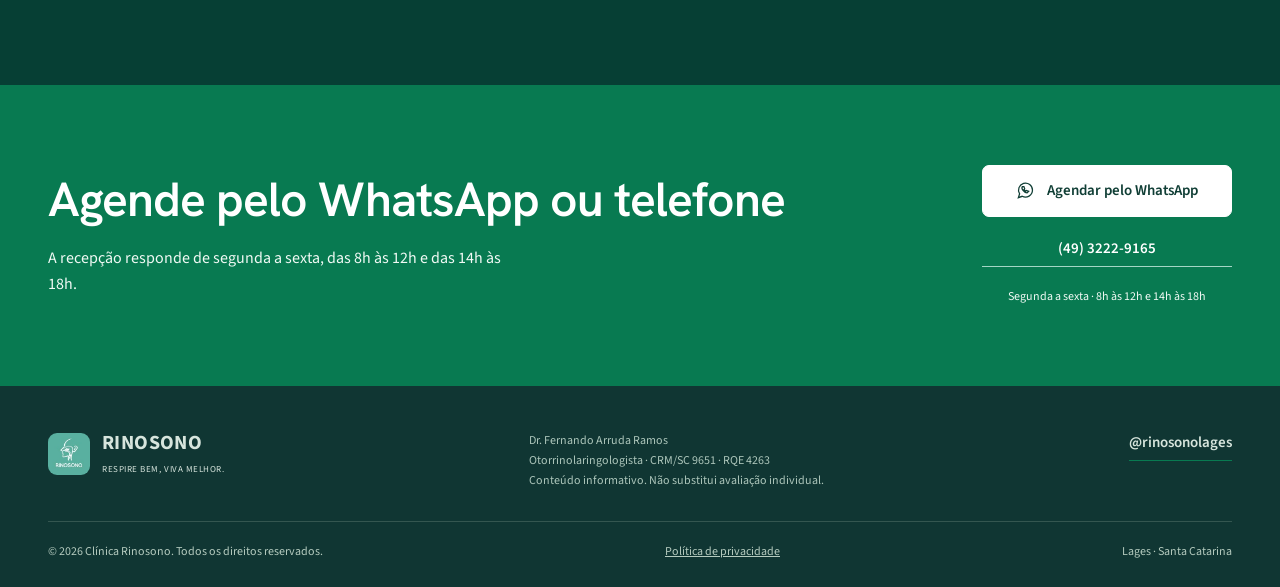
<file: equipe.html>
<!DOCTYPE html>
<html lang="pt-BR">
<head>
<meta charset="UTF-8">
<meta name="viewport" content="width=device-width,initial-scale=1">
<title>Equipe e Dr. Fernando Arruda Ramos | Rinosono</title>
<meta name="description" content="Otorrinolaringologista, fonoaudióloga, psicólogas e psiquiatra da Clínica Rinosono, em Lages. Veja os registros profissionais e consulte o atendimento.">
<meta name="robots" content="index, follow, max-image-preview:large, max-snippet:-1, max-video-preview:-1">
<link rel="canonical" href="https://rinosono.vercel.app/equipe.html">
<meta name="theme-color" content="#087a51">
<meta property="og:type" content="website">
<meta property="og:locale" content="pt_BR">
<meta property="og:site_name" content="Clínica Rinosono">
<meta property="og:title" content="Equipe e Dr. Fernando Arruda Ramos | Rinosono">
<meta property="og:description" content="Otorrinolaringologista, fonoaudióloga, psicólogas e psiquiatra da Clínica Rinosono, em Lages. Veja os registros profissionais e consulte o atendimento.">
<meta property="og:url" content="https://rinosono.vercel.app/equipe.html">
<meta property="og:image" content="https://rinosono.vercel.app/assets/og-image.jpg">
<meta property="og:image:width" content="1200">
<meta property="og:image:height" content="630">
<meta property="og:image:type" content="image/jpeg">
<meta property="og:image:alt" content="Clínica Rinosono, otorrinolaringologia e medicina do sono em Lages, SC, com a fachada da clínica">
<meta name="twitter:card" content="summary_large_image">
<meta name="twitter:title" content="Equipe e Dr. Fernando Arruda Ramos | Rinosono">
<meta name="twitter:description" content="Otorrinolaringologista, fonoaudióloga, psicólogas e psiquiatra da Clínica Rinosono, em Lages. Veja os registros profissionais e consulte o atendimento.">
<meta name="twitter:image" content="https://rinosono.vercel.app/assets/og-image.jpg">
<link rel="icon" type="image/png" sizes="32x32" href="assets/favicon-32.png">
<link rel="icon" type="image/png" sizes="192x192" href="assets/favicon-192.png">
<link rel="apple-touch-icon" href="assets/apple-touch-icon.png">
<link rel="manifest" href="site.webmanifest">
<link rel="stylesheet" href="site.css">
<noscript><style>.drawer-toggle{display:none}@media(max-width:850px){.nav{flex-wrap:wrap;padding:15px 0}.desktop-nav{display:flex;flex-wrap:wrap;gap:12px;width:100%}.desktop-nav a{padding:10px 0}}</style></noscript>
<script type="application/ld+json">
{
 "@context": "https://schema.org",
 "@graph": [
  {
   "@type": "WebSite",
   "@id": "https://rinosono.vercel.app/#website",
   "url": "https://rinosono.vercel.app/",
   "name": "Clínica Rinosono",
   "inLanguage": "pt-BR",
   "publisher": {
    "@id": "https://rinosono.vercel.app/#clinica"
   }
  },
  {
   "@type": "WebPage",
   "@id": "https://rinosono.vercel.app/equipe.html#webpage",
   "url": "https://rinosono.vercel.app/equipe.html",
   "name": "Equipe e Dr. Fernando Arruda Ramos | Rinosono",
   "description": "Otorrinolaringologista, fonoaudióloga, psicólogas e psiquiatra da Clínica Rinosono, em Lages. Veja os registros profissionais e consulte o atendimento.",
   "inLanguage": "pt-BR",
   "isPartOf": {
    "@id": "https://rinosono.vercel.app/#website"
   },
   "about": {
    "@id": "https://rinosono.vercel.app/#clinica"
   },
   "primaryImageOfPage": {
    "@type": "ImageObject",
    "url": "https://rinosono.vercel.app/assets/og-image.jpg"
   },
   "breadcrumb": {
    "@id": "https://rinosono.vercel.app/equipe.html#breadcrumb"
   },
   "mainEntity": {
    "@id": "https://rinosono.vercel.app/#fernando"
   }
  },
  {
   "@type": "BreadcrumbList",
   "@id": "https://rinosono.vercel.app/equipe.html#breadcrumb",
   "itemListElement": [
    {
     "@type": "ListItem",
     "position": 1,
     "name": "Início",
     "item": "https://rinosono.vercel.app/"
    },
    {
     "@type": "ListItem",
     "position": 2,
     "name": "Equipe",
     "item": "https://rinosono.vercel.app/equipe.html"
    }
   ]
  },
  {
   "@type": "MedicalClinic",
   "@id": "https://rinosono.vercel.app/#clinica",
   "name": "Clínica Rinosono",
   "url": "https://rinosono.vercel.app/"
  },
  {
   "@type": [
    "Physician",
    "Person"
   ],
   "@id": "https://rinosono.vercel.app/#fernando",
   "name": "Dr. Fernando Arruda Ramos",
   "jobTitle": "Otorrinolaringologista",
   "hasCredential": [
    {
     "@type": "EducationalOccupationalCredential",
     "credentialCategory": "Registro no Conselho Regional de Medicina",
     "name": "CRM/SC 9651"
    },
    {
     "@type": "EducationalOccupationalCredential",
     "credentialCategory": "Registro de Qualificação de Especialista",
     "name": "RQE 4263"
    }
   ],
   "worksFor": {
    "@id": "https://rinosono.vercel.app/#clinica"
   },
   "url": "https://rinosono.vercel.app/equipe.html#fernando",
   "image": "https://rinosono.vercel.app/assets/fernando.webp"
  },
  {
   "@type": "Person",
   "@id": "https://rinosono.vercel.app/#juliana",
   "name": "Juliana Brasil Zingalli",
   "jobTitle": "Fonoaudióloga",
   "hasCredential": [
    {
     "@type": "EducationalOccupationalCredential",
     "credentialCategory": "Registro no Conselho Regional de Fonoaudiologia",
     "name": "CRFa 7/3-8780"
    }
   ],
   "worksFor": {
    "@id": "https://rinosono.vercel.app/#clinica"
   },
   "url": "https://rinosono.vercel.app/equipe.html#juliana"
  },
  {
   "@type": "Person",
   "@id": "https://rinosono.vercel.app/#layla",
   "name": "Layla Ehing Ribeiro",
   "jobTitle": "Psicóloga",
   "hasCredential": [
    {
     "@type": "EducationalOccupationalCredential",
     "credentialCategory": "Registro no Conselho Regional de Psicologia",
     "name": "CRP 12/13387"
    }
   ],
   "worksFor": {
    "@id": "https://rinosono.vercel.app/#clinica"
   },
   "url": "https://rinosono.vercel.app/equipe.html#layla"
  },
  {
   "@type": "Person",
   "@id": "https://rinosono.vercel.app/#leonardo",
   "name": "Dr. Leonardo Sousa Melo",
   "jobTitle": "Psiquiatra",
   "hasCredential": [
    {
     "@type": "EducationalOccupationalCredential",
     "credentialCategory": "Registro no Conselho Regional de Medicina",
     "name": "CRM/SC 21498"
    },
    {
     "@type": "EducationalOccupationalCredential",
     "credentialCategory": "Registro de Qualificação de Especialista",
     "name": "RQE 18709"
    }
   ],
   "worksFor": {
    "@id": "https://rinosono.vercel.app/#clinica"
   },
   "url": "https://rinosono.vercel.app/equipe.html#leonardo"
  },
  {
   "@type": "Person",
   "@id": "https://rinosono.vercel.app/#maria-cristina",
   "name": "Maria Cristina Goedert Marian",
   "jobTitle": "Psicóloga",
   "hasCredential": [
    {
     "@type": "EducationalOccupationalCredential",
     "credentialCategory": "Registro no Conselho Regional de Psicologia",
     "name": "CRP 12/6799"
    }
   ],
   "worksFor": {
    "@id": "https://rinosono.vercel.app/#clinica"
   },
   "url": "https://rinosono.vercel.app/equipe.html#maria-cristina"
  },
  {
   "@type": "VideoObject",
   "@id": "https://rinosono.vercel.app/#video-historia-1",
   "name": "Conheça o Dr. Fernando · Parte 1",
   "description": "Parte 1 da conversa com o Dr. Fernando Arruda Ramos, otorrinolaringologista em Lages.",
   "thumbnailUrl": "https://rinosono.vercel.app/assets/historia-1.webp",
   "contentUrl": "https://rinosono.vercel.app/assets/historia-1.mp4",
   "duration": "PT1M47S",
   "uploadDate": "2026-10-09T00:12:29-03:00",
   "inLanguage": "pt-BR",
   "about": {
    "@id": "https://rinosono.vercel.app/#fernando"
   },
   "publisher": {
    "@id": "https://rinosono.vercel.app/#clinica"
   }
  },
  {
   "@type": "VideoObject",
   "@id": "https://rinosono.vercel.app/#video-historia-2",
   "name": "Sua trajetória · Parte 2",
   "description": "Parte 2 da conversa com o Dr. Fernando Arruda Ramos, otorrinolaringologista em Lages.",
   "thumbnailUrl": "https://rinosono.vercel.app/assets/historia-2.webp",
   "contentUrl": "https://rinosono.vercel.app/assets/historia-2.mp4",
   "duration": "PT1M22S",
   "uploadDate": "2026-10-09T00:12:29-03:00",
   "inLanguage": "pt-BR",
   "about": {
    "@id": "https://rinosono.vercel.app/#fernando"
   },
   "publisher": {
    "@id": "https://rinosono.vercel.app/#clinica"
   }
  },
  {
   "@type": "VideoObject",
   "@id": "https://rinosono.vercel.app/#video-historia-3",
   "name": "Sua trajetória · Parte 3",
   "description": "Parte 3 da conversa com o Dr. Fernando Arruda Ramos, otorrinolaringologista em Lages.",
   "thumbnailUrl": "https://rinosono.vercel.app/assets/historia-3.webp",
   "contentUrl": "https://rinosono.vercel.app/assets/historia-3.mp4",
   "duration": "PT1M20S",
   "uploadDate": "2026-10-09T00:12:29-03:00",
   "inLanguage": "pt-BR",
   "about": {
    "@id": "https://rinosono.vercel.app/#fernando"
   },
   "publisher": {
    "@id": "https://rinosono.vercel.app/#clinica"
   }
  },
  {
   "@type": "VideoObject",
   "@id": "https://rinosono.vercel.app/#video-historia-4",
   "name": "Sua trajetória · Parte 4",
   "description": "Parte 4 da conversa com o Dr. Fernando Arruda Ramos, otorrinolaringologista em Lages.",
   "thumbnailUrl": "https://rinosono.vercel.app/assets/historia-4.webp",
   "contentUrl": "https://rinosono.vercel.app/assets/historia-4.mp4",
   "duration": "PT1M12S",
   "uploadDate": "2026-10-09T00:12:29-03:00",
   "inLanguage": "pt-BR",
   "about": {
    "@id": "https://rinosono.vercel.app/#fernando"
   },
   "publisher": {
    "@id": "https://rinosono.vercel.app/#clinica"
   }
  },
  {
   "@type": "VideoObject",
   "@id": "https://rinosono.vercel.app/#video-aula",
   "name": "Dr. Fernando na Uniplac",
   "description": "Visita do Dr. Fernando Arruda Ramos ao Laboratório Morfofuncional da Uniplac.",
   "thumbnailUrl": "https://rinosono.vercel.app/assets/aula.webp",
   "contentUrl": "https://rinosono.vercel.app/assets/aula.mp4",
   "duration": "PT1M11S",
   "uploadDate": "2026-10-09T00:12:29-03:00",
   "inLanguage": "pt-BR",
   "about": {
    "@id": "https://rinosono.vercel.app/#fernando"
   },
   "publisher": {
    "@id": "https://rinosono.vercel.app/#clinica"
   }
  }
 ]
}
</script>
</head>
<body>
<svg xmlns="http://www.w3.org/2000/svg" class="sprite" aria-hidden="true"><symbol id="wa" viewBox="0 0 24 24"><path fill="none" stroke="currentColor" stroke-width="1.6" d="M20.8 11.5a8.8 8.8 0 0 1-13 7.8L3 21l1.6-4.8A8.8 8.8 0 1 1 20.8 11.5Z"/><path fill="none" stroke="currentColor" stroke-width="1.6" d="M8 7c-2 3 3 8 6 8l2-2-3-1-1 1-2-2 1-1-1-3Z"/></symbol><symbol id="play" viewBox="0 0 24 24"><path d="m7 4 14 8-14 8Z"/></symbol><symbol id="pin" viewBox="0 0 32 32"><path d="M26 13c0 8-10 16-10 16S6 21 6 13a10 10 0 0 1 20 0Z"/><circle cx="16" cy="13" r="3.5"/></symbol><symbol id="moon" viewBox="0 0 40 40"><path d="M29 30A15 15 0 0 1 14 5a15 15 0 1 0 21 21 15 15 0 0 1-6 4Z"/><path d="M28 5v8m-4-4h8m2 7v5m-2.5-2.5h5"/></symbol><symbol id="ear" viewBox="0 0 40 40"><path d="M12 17C8 2 33 1 31 18c-.7 6-9 9-9 14s-10 7-11-1m6-15c0-7 10-7 10 0 0 6-9 5-7 12"/></symbol><symbol id="care" viewBox="0 0 40 40"><path d="M7 7v10a8 8 0 0 0 16 0V7M5 7h5m10 0h5M15 25v4a9 9 0 0 0 18 0v-7"/><circle cx="33" cy="18" r="4"/></symbol></svg>
<a class="skip" href="#conteudo">Pular para o conteúdo</a>
<!-- cabecalho:inicio -->
<div class="topbar"><div class="wrap"><span>Rua Lauro Muller, 880 · Lages, SC</span><a href="https://www.instagram.com/rinosonolages/" target="_blank" rel="noopener noreferrer">Instagram · @rinosonolages</a></div></div>
<header><div class="wrap nav"><a class="brand" href="index.html"><img src="assets/logo.webp" width="53" height="53" alt=""><span><b>RINOSONO</b><small>Otorrinolaringologia e sono</small></span></a><nav class="desktop-nav" aria-label="Principal"><a href="index.html">Início</a><a href="clinica.html">A clínica</a><a href="atendimento.html">Atendimento</a><a href="equipe.html" aria-current="page">Equipe</a><a href="convenios.html">Convênios</a><a href="contato.html">Contato</a></nav><a class="btn header-book" data-wa href="https://wa.me/5549991069465">Agendar</a><button class="drawer-toggle" type="button" aria-label="Abrir menu de navegação" aria-haspopup="dialog" aria-controls="nav-drawer"><span></span><span></span><span class="menu-word">Menu</span></button></div></header>
<dialog id="nav-drawer" class="nav-drawer" aria-labelledby="drawer-title"><div class="drawer-top"><p class="dialog-title" id="drawer-title">Rinosono</p><button class="close" type="button" data-close aria-label="Fechar menu">×</button></div><nav aria-label="Menu completo"><a href="index.html">Início</a><a href="clinica.html">A clínica</a><a href="atendimento.html">Atendimento</a><a href="equipe.html" aria-current="page">Equipe</a><a href="convenios.html">Convênios</a><a href="contato.html">Contato</a></nav><div class="drawer-bottom"><a class="btn" data-wa href="https://wa.me/5549991069465">Agendar pelo WhatsApp</a><a class="ig-link" href="https://www.instagram.com/rinosonolages/" target="_blank" rel="noopener noreferrer">Instagram · @rinosonolages</a><p>Segunda a sexta<br>8h às 12h e 14h às 18h</p></div></dialog>
<!-- cabecalho:fim -->
<main id="conteudo">
<section class="page-intro"><div class="wrap"><nav class="breadcrumb" aria-label="Você está em"><a href="index.html">Início</a> / <span>Equipe</span></nav><span class="eyebrow">Clínica Rinosono · Lages</span><h1>Equipe da Rinosono</h1><p>Otorrinolaringologista, fonoaudióloga, psicólogas e psiquiatra que atendem na Clínica Rinosono, em Lages. Escolha uma área para ver nomes e registros profissionais.</p></div></section>
<section class="section"><div class="wrap"><div class="filters" role="group" aria-label="Filtrar equipe"><button type="button" data-filter="Todos" aria-pressed="true">Todos</button><button type="button" data-filter="Otorrinolaringologista" aria-pressed="false">Otorrinolaringologista</button><button type="button" data-filter="Fonoaudióloga" aria-pressed="false">Fonoaudióloga</button><button type="button" data-filter="Psicóloga" aria-pressed="false">Psicóloga</button><button type="button" data-filter="Psiquiatra" aria-pressed="false">Psiquiatra</button></div><div class="people-grid"><article class="person" data-photo data-specialty="Otorrinolaringologista"><div class="person-visual"><img src="assets/fernando.webp" alt="Dr. Fernando Arruda Ramos" width="360" height="482" loading="lazy"></div><div class="person-info"><p>Otorrinolaringologista</p><h2>Dr. Fernando Arruda Ramos</h2><small>CRM/SC 9651<br>RQE 4263</small><a class="text-link" data-professional="Dr. Fernando Arruda Ramos" href="https://wa.me/5549991069465">Consultar atendimento</a></div></article><article class="person" id="juliana" data-specialty="Fonoaudióloga"><div class="person-info"><p>Fonoaudióloga</p><h2>Juliana Brasil Zingalli</h2><small>CRFa 7/3-8780</small><a class="text-link" data-professional="Juliana Brasil Zingalli" href="https://wa.me/5549991069465">Consultar atendimento</a></div></article><article class="person" id="layla" data-specialty="Psicóloga"><div class="person-info"><p>Psicóloga</p><h2>Layla Ehing Ribeiro</h2><small>CRP 12/13387</small><a class="text-link" data-professional="Layla Ehing Ribeiro" href="https://wa.me/5549991069465">Consultar atendimento</a></div></article><article class="person" id="leonardo" data-specialty="Psiquiatra"><div class="person-info"><p>Psiquiatra</p><h2>Dr. Leonardo Sousa Melo</h2><small>CRM/SC 21498<br>RQE 18709</small><a class="text-link" data-professional="Dr. Leonardo Sousa Melo" href="https://wa.me/5549991069465">Consultar atendimento</a></div></article><article class="person" id="maria-cristina" data-specialty="Psicóloga"><div class="person-info"><p>Psicóloga</p><h2>Maria Cristina Goedert Marian</h2><small>CRP 12/6799</small><a class="text-link" data-professional="Maria Cristina Goedert Marian" href="https://wa.me/5549991069465">Consultar atendimento</a></div></article></div></div></section>
<section class="section" id="fernando"><div class="wrap doctor-grid"><div class="doctor-picture"><img src="assets/fernando.webp" alt="Retrato do Dr. Fernando Arruda Ramos" width="360" height="482" loading="lazy"></div><div class="doctor-info"><h2>Dr. Fernando Arruda Ramos</h2><div class="credentials"><span>Otorrinolaringologista</span><span>CRM/SC 9651 · RQE 4263</span></div><p>Fundador da Rinosono, o Dr. Fernando iniciou a história da clínica em 2002, com o Instituto Catarinense de Otorrinolaringologia e Medicina do Sono.</p><p>Sua trajetória reúne atendimento médico, investigação do sono e ensino. Também compartilha sua experiência como professor na Uniplac e em conteúdos que aproximam a informação de quem precisa dela.</p><div class="doctor-detail"><div><b>Na clínica</b><span>Otorrinolaringologia e atenção à saúde do sono.</span></div><div><b>No ensino</b><span>Conhecimento compartilhado com futuros profissionais.</span></div></div><div class="actions"><a class="text-link" href="#historia">Assistir aos vídeos</a><a class="text-link" href="atendimento.html">Ver o que a clínica atende</a></div></div></div></section>
<section class="section stories" id="historia"><div class="wrap"><div class="section-heading"><div><h2>A trajetória do Dr. Fernando, contada por ele</h2></div><p>Uma sequência de quatro vídeos, mais a visita ao Laboratório Morfofuncional da Uniplac.</p></div>
<noscript><p>Assista aos vídeos: <a href="assets/historia-1.mp4">Parte 1</a> · <a href="assets/historia-2.mp4">Parte 2</a> · <a href="assets/historia-3.mp4">Parte 3</a> · <a href="assets/historia-4.mp4">Parte 4</a> · <a href="assets/aula.mp4">Visita à Uniplac</a>.</p></noscript>
<div class="story-layout"><div class="story-feature"><button class="video-card" type="button" id="featured-video" data-video="0" aria-label="Reproduzir: Conheça o Dr. Fernando · Parte 1"><img id="featured-poster" src="assets/historia-1.webp" alt="Dr. Fernando durante a entrevista" width="540" height="960" loading="lazy"><span class="play"><svg aria-hidden="true"><use href="#play"/></svg></span><span class="video-tag" id="featured-label">Conheça o Dr. Fernando · Parte 1</span></button></div><div><h3 class="story-title">Em quatro partes</h3><div class="story-menu" role="group" aria-label="Escolher parte da entrevista"><button class="chapter active" type="button" data-chapter="0" aria-pressed="true"><span><span class="chapter-play"><svg aria-hidden="true"><use href="#play"/></svg></span>Conheça o Dr. Fernando · Parte 1</span><small>1:47</small></button><button class="chapter" type="button" data-chapter="1" aria-pressed="false"><span><span class="chapter-play"><svg aria-hidden="true"><use href="#play"/></svg></span>Sua trajetória · Parte 2</span><small>1:22</small></button><button class="chapter" type="button" data-chapter="2" aria-pressed="false"><span><span class="chapter-play"><svg aria-hidden="true"><use href="#play"/></svg></span>Sua trajetória · Parte 3</span><small>1:20</small></button><button class="chapter" type="button" data-chapter="3" aria-pressed="false"><span><span class="chapter-play"><svg aria-hidden="true"><use href="#play"/></svg></span>Sua trajetória · Parte 4</span><small>1:12</small></button></div><p class="story-foot">Escolha uma parte e toque no vídeo para assistir com áudio.</p><div class="teaching"><button class="video-card" type="button" data-video="4" aria-label="Assistir à visita do Dr. Fernando ao laboratório da Uniplac"><img src="assets/aula.webp" alt="" width="540" height="960" loading="lazy"><span class="play"><svg aria-hidden="true"><use href="#play"/></svg></span></button><div><h3>O cuidado também se ensina.</h3><p>Uma visita ao Laboratório Morfofuncional da Uniplac, com o Dr. Fernando.</p><button class="text-link" type="button" data-video="4">Assistir à visita · 1:11</button></div></div></div></div></div></section>
<section class="contact" id="contato"><div class="wrap"><div><h2>Agende pelo WhatsApp ou telefone</h2><p>A recepção responde de segunda a sexta, das 8h às 12h e das 14h às 18h.</p></div><div class="actions"><a class="btn light" data-wa href="https://wa.me/5549991069465"><svg aria-hidden="true"><use href="#wa"/></svg>Agendar pelo WhatsApp</a><a class="text-link" href="tel:+554932229165">(49) 3222-9165</a><small>Segunda a sexta · 8h às 12h e 14h às 18h</small></div></div></section>
</main>
<!-- rodape:inicio -->
<footer><div class="wrap"><div class="footer-top"><a class="brand" href="index.html"><img src="assets/logo.webp" alt="" width="42" height="42" loading="lazy"><span><b>RINOSONO</b><small>Respire bem, viva melhor.</small></span></a><p>Dr. Fernando Arruda Ramos<br>Otorrinolaringologista · CRM/SC 9651 · RQE 4263<br>Conteúdo informativo. Não substitui avaliação individual.</p><a class="text-link" href="https://www.instagram.com/rinosonolages/" target="_blank" rel="noopener noreferrer">@rinosonolages</a></div><div class="footer-bottom"><span>© <span id="year">2026</span> Clínica Rinosono. Todos os direitos reservados.</span><a href="privacidade.html">Política de privacidade</a><span>Lages · Santa Catarina</span></div></div></footer>
<!-- rodape:fim -->
<dialog class="dialog" id="video-dialog" aria-labelledby="video-title"><div class="dialog-bar"><p class="dialog-title" id="video-title">Conheça o Dr. Fernando</p><button class="close" type="button" data-close aria-label="Fechar vídeo">×</button></div><div class="video-stage"><video id="player" controls playsinline preload="none" title="Vídeo do Dr. Fernando Arruda Ramos" aria-label="Vídeo do Dr. Fernando Arruda Ramos"></video></div><p class="video-error" id="video-error" hidden>Não foi possível reproduzir aqui. Use o link abaixo para abrir o arquivo.</p><div class="video-bottom"><a id="video-direct" href="assets/historia-1.mp4" target="_blank" rel="noopener">Abrir vídeo separadamente</a><button class="btn outline" type="button" id="next-video">Próxima parte</button></div></dialog>
<div class="mobile-cta" id="mobile-cta"><a class="btn" data-wa href="https://wa.me/5549991069465">Agendar pelo WhatsApp</a></div>
<script src="site.js" defer></script>
</body>
</html>
</file>
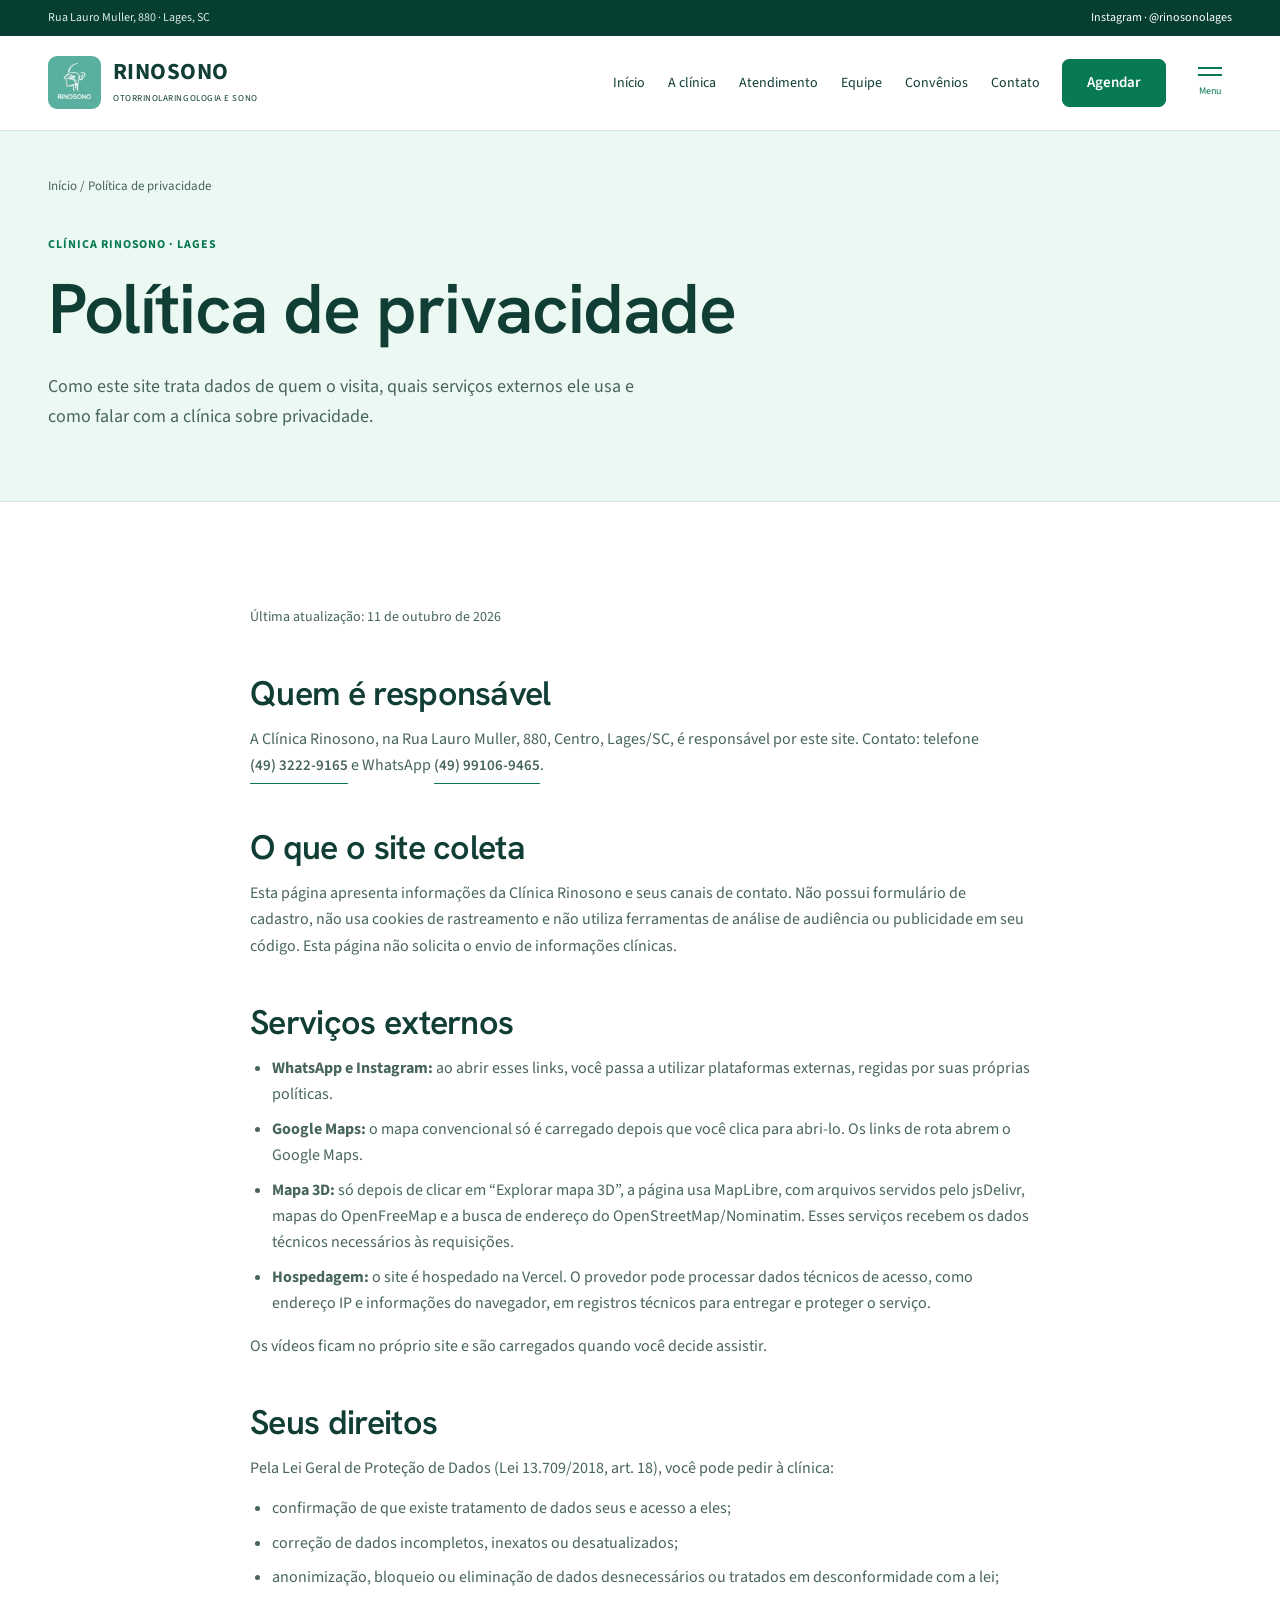
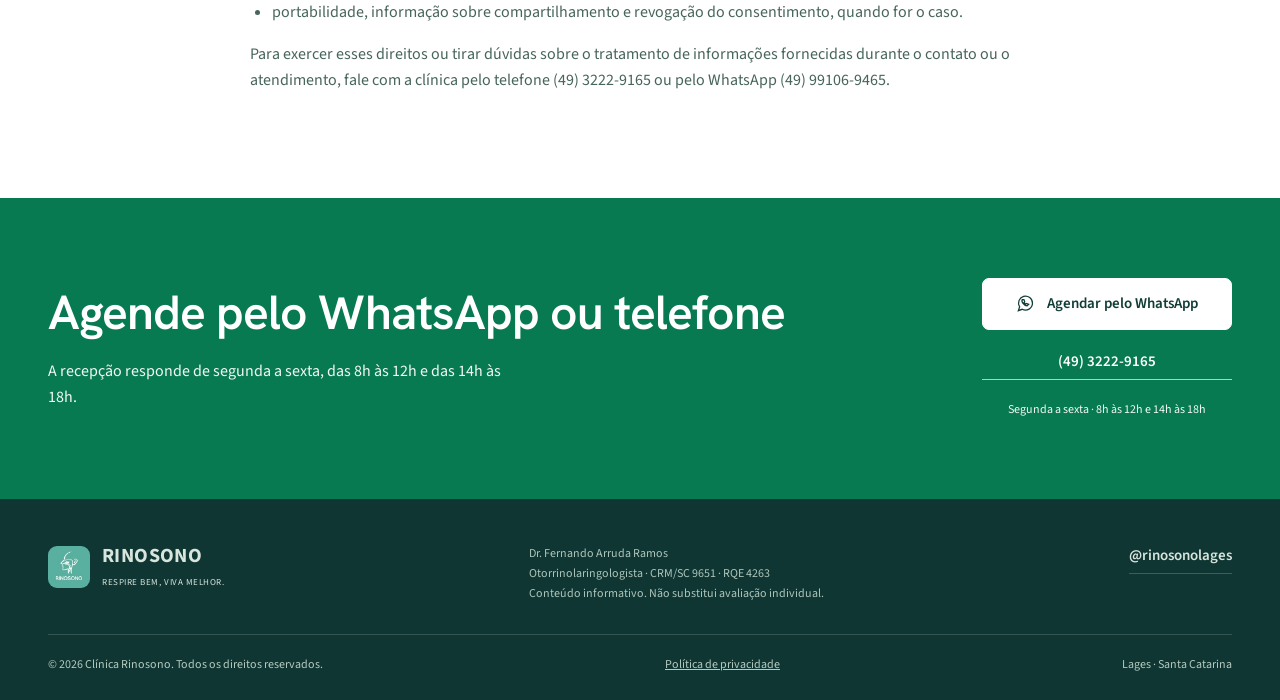
<file: privacidade.html>
<!DOCTYPE html>
<html lang="pt-BR">
<head>
<meta charset="UTF-8">
<meta name="viewport" content="width=device-width,initial-scale=1">
<title>Política de privacidade | Rinosono</title>
<meta name="description" content="Como o site da Clínica Rinosono trata dados, serviços externos usados e como falar com a clínica sobre privacidade.">
<meta name="robots" content="index, follow, max-image-preview:large, max-snippet:-1, max-video-preview:-1">
<link rel="canonical" href="https://rinosono.vercel.app/privacidade.html">
<meta name="theme-color" content="#087a51">
<meta property="og:type" content="website">
<meta property="og:locale" content="pt_BR">
<meta property="og:site_name" content="Clínica Rinosono">
<meta property="og:title" content="Política de privacidade | Rinosono">
<meta property="og:description" content="Como o site da Clínica Rinosono trata dados, serviços externos usados e como falar com a clínica sobre privacidade.">
<meta property="og:url" content="https://rinosono.vercel.app/privacidade.html">
<meta property="og:image" content="https://rinosono.vercel.app/assets/og-image.jpg">
<meta property="og:image:width" content="1200">
<meta property="og:image:height" content="630">
<meta property="og:image:type" content="image/jpeg">
<meta property="og:image:alt" content="Clínica Rinosono, otorrinolaringologia e medicina do sono em Lages, SC, com a fachada da clínica">
<meta name="twitter:card" content="summary_large_image">
<meta name="twitter:title" content="Política de privacidade | Rinosono">
<meta name="twitter:description" content="Como o site da Clínica Rinosono trata dados, serviços externos usados e como falar com a clínica sobre privacidade.">
<meta name="twitter:image" content="https://rinosono.vercel.app/assets/og-image.jpg">
<link rel="icon" type="image/png" sizes="32x32" href="assets/favicon-32.png">
<link rel="icon" type="image/png" sizes="192x192" href="assets/favicon-192.png">
<link rel="apple-touch-icon" href="assets/apple-touch-icon.png">
<link rel="manifest" href="site.webmanifest">
<link rel="stylesheet" href="site.css">
<noscript><style>.drawer-toggle{display:none}@media(max-width:850px){.nav{flex-wrap:wrap;padding:15px 0}.desktop-nav{display:flex;flex-wrap:wrap;gap:12px;width:100%}.desktop-nav a{padding:10px 0}}</style></noscript>
<script type="application/ld+json">
{
 "@context": "https://schema.org",
 "@graph": [
  {
   "@type": "WebSite",
   "@id": "https://rinosono.vercel.app/#website",
   "url": "https://rinosono.vercel.app/",
   "name": "Clínica Rinosono",
   "inLanguage": "pt-BR",
   "publisher": {
    "@id": "https://rinosono.vercel.app/#clinica"
   }
  },
  {
   "@type": "WebPage",
   "@id": "https://rinosono.vercel.app/privacidade.html#webpage",
   "url": "https://rinosono.vercel.app/privacidade.html",
   "name": "Política de privacidade | Rinosono",
   "description": "Como o site da Clínica Rinosono trata dados, serviços externos usados e como falar com a clínica sobre privacidade.",
   "inLanguage": "pt-BR",
   "isPartOf": {
    "@id": "https://rinosono.vercel.app/#website"
   },
   "about": {
    "@id": "https://rinosono.vercel.app/#clinica"
   },
   "primaryImageOfPage": {
    "@type": "ImageObject",
    "url": "https://rinosono.vercel.app/assets/og-image.jpg"
   },
   "breadcrumb": {
    "@id": "https://rinosono.vercel.app/privacidade.html#breadcrumb"
   }
  },
  {
   "@type": "BreadcrumbList",
   "@id": "https://rinosono.vercel.app/privacidade.html#breadcrumb",
   "itemListElement": [
    {
     "@type": "ListItem",
     "position": 1,
     "name": "Início",
     "item": "https://rinosono.vercel.app/"
    },
    {
     "@type": "ListItem",
     "position": 2,
     "name": "Política de privacidade",
     "item": "https://rinosono.vercel.app/privacidade.html"
    }
   ]
  },
  {
   "@type": "MedicalClinic",
   "@id": "https://rinosono.vercel.app/#clinica",
   "name": "Clínica Rinosono",
   "url": "https://rinosono.vercel.app/"
  }
 ]
}
</script>
</head>
<body>
<svg xmlns="http://www.w3.org/2000/svg" class="sprite" aria-hidden="true"><symbol id="wa" viewBox="0 0 24 24"><path fill="none" stroke="currentColor" stroke-width="1.6" d="M20.8 11.5a8.8 8.8 0 0 1-13 7.8L3 21l1.6-4.8A8.8 8.8 0 1 1 20.8 11.5Z"/><path fill="none" stroke="currentColor" stroke-width="1.6" d="M8 7c-2 3 3 8 6 8l2-2-3-1-1 1-2-2 1-1-1-3Z"/></symbol><symbol id="play" viewBox="0 0 24 24"><path d="m7 4 14 8-14 8Z"/></symbol><symbol id="pin" viewBox="0 0 32 32"><path d="M26 13c0 8-10 16-10 16S6 21 6 13a10 10 0 0 1 20 0Z"/><circle cx="16" cy="13" r="3.5"/></symbol><symbol id="moon" viewBox="0 0 40 40"><path d="M29 30A15 15 0 0 1 14 5a15 15 0 1 0 21 21 15 15 0 0 1-6 4Z"/><path d="M28 5v8m-4-4h8m2 7v5m-2.5-2.5h5"/></symbol><symbol id="ear" viewBox="0 0 40 40"><path d="M12 17C8 2 33 1 31 18c-.7 6-9 9-9 14s-10 7-11-1m6-15c0-7 10-7 10 0 0 6-9 5-7 12"/></symbol><symbol id="care" viewBox="0 0 40 40"><path d="M7 7v10a8 8 0 0 0 16 0V7M5 7h5m10 0h5M15 25v4a9 9 0 0 0 18 0v-7"/><circle cx="33" cy="18" r="4"/></symbol></svg>
<a class="skip" href="#conteudo">Pular para o conteúdo</a>
<!-- cabecalho:inicio -->
<div class="topbar"><div class="wrap"><span>Rua Lauro Muller, 880 · Lages, SC</span><a href="https://www.instagram.com/rinosonolages/" target="_blank" rel="noopener noreferrer">Instagram · @rinosonolages</a></div></div>
<header><div class="wrap nav"><a class="brand" href="index.html"><img src="assets/logo.webp" width="53" height="53" alt=""><span><b>RINOSONO</b><small>Otorrinolaringologia e sono</small></span></a><nav class="desktop-nav" aria-label="Principal"><a href="index.html">Início</a><a href="clinica.html">A clínica</a><a href="atendimento.html">Atendimento</a><a href="equipe.html">Equipe</a><a href="convenios.html">Convênios</a><a href="contato.html">Contato</a></nav><a class="btn header-book" data-wa href="https://wa.me/5549991069465">Agendar</a><button class="drawer-toggle" type="button" aria-label="Abrir menu de navegação" aria-haspopup="dialog" aria-controls="nav-drawer"><span></span><span></span><span class="menu-word">Menu</span></button></div></header>
<dialog id="nav-drawer" class="nav-drawer" aria-labelledby="drawer-title"><div class="drawer-top"><p class="dialog-title" id="drawer-title">Rinosono</p><button class="close" type="button" data-close aria-label="Fechar menu">×</button></div><nav aria-label="Menu completo"><a href="index.html">Início</a><a href="clinica.html">A clínica</a><a href="atendimento.html">Atendimento</a><a href="equipe.html">Equipe</a><a href="convenios.html">Convênios</a><a href="contato.html">Contato</a></nav><div class="drawer-bottom"><a class="btn" data-wa href="https://wa.me/5549991069465">Agendar pelo WhatsApp</a><a class="ig-link" href="https://www.instagram.com/rinosonolages/" target="_blank" rel="noopener noreferrer">Instagram · @rinosonolages</a><p>Segunda a sexta<br>8h às 12h e 14h às 18h</p></div></dialog>
<!-- cabecalho:fim -->
<main id="conteudo">
<section class="page-intro"><div class="wrap"><nav class="breadcrumb" aria-label="Você está em"><a href="index.html">Início</a> / <span>Política de privacidade</span></nav><span class="eyebrow">Clínica Rinosono · Lages</span><h1>Política de privacidade</h1><p>Como este site trata dados de quem o visita, quais serviços externos ele usa e como falar com a clínica sobre privacidade.</p></div></section>
<section class="section"><div class="wrap prose">
<p class="updated">Última atualização: 11 de outubro de 2026</p>
<h2>Quem é responsável</h2>
<p>A Clínica Rinosono, na Rua Lauro Muller, 880, Centro, Lages/SC, é responsável por este site. Contato: telefone <a class="text-link" href="tel:+554932229165">(49) 3222-9165</a> e WhatsApp <a class="text-link" href="https://wa.me/5549991069465" data-wa>(49) 99106-9465</a>.</p>
<h2>O que o site coleta</h2>
<p>Esta página apresenta informações da Clínica Rinosono e seus canais de contato. Não possui formulário de cadastro, não usa cookies de rastreamento e não utiliza ferramentas de análise de audiência ou publicidade em seu código. Esta página não solicita o envio de informações clínicas.</p>
<h2>Serviços externos</h2>
<ul>
<li><b>WhatsApp e Instagram:</b> ao abrir esses links, você passa a utilizar plataformas externas, regidas por suas próprias políticas.</li>
<li><b>Google Maps:</b> o mapa convencional só é carregado depois que você clica para abri-lo. Os links de rota abrem o Google Maps.</li>
<li><b>Mapa 3D:</b> só depois de clicar em “Explorar mapa 3D”, a página usa MapLibre, com arquivos servidos pelo jsDelivr, mapas do OpenFreeMap e a busca de endereço do OpenStreetMap/Nominatim. Esses serviços recebem os dados técnicos necessários às requisições.</li>
<li><b>Hospedagem:</b> o site é hospedado na Vercel. O provedor pode processar dados técnicos de acesso, como endereço IP e informações do navegador, em registros técnicos para entregar e proteger o serviço.</li>
</ul>
<p>Os vídeos ficam no próprio site e são carregados quando você decide assistir.</p>
<h2>Seus direitos</h2>
<p>Pela Lei Geral de Proteção de Dados (Lei 13.709/2018, art. 18), você pode pedir à clínica:</p>
<ul>
<li>confirmação de que existe tratamento de dados seus e acesso a eles;</li>
<li>correção de dados incompletos, inexatos ou desatualizados;</li>
<li>anonimização, bloqueio ou eliminação de dados desnecessários ou tratados em desconformidade com a lei;</li>
<li>portabilidade, informação sobre compartilhamento e revogação do consentimento, quando for o caso.</li>
</ul>
<p>Para exercer esses direitos ou tirar dúvidas sobre o tratamento de informações fornecidas durante o contato ou o atendimento, fale com a clínica pelo telefone (49) 3222-9165 ou pelo WhatsApp (49) 99106-9465.</p>
</div></section>
<section class="contact" id="contato"><div class="wrap"><div><h2>Agende pelo WhatsApp ou telefone</h2><p>A recepção responde de segunda a sexta, das 8h às 12h e das 14h às 18h.</p></div><div class="actions"><a class="btn light" data-wa href="https://wa.me/5549991069465"><svg aria-hidden="true"><use href="#wa"/></svg>Agendar pelo WhatsApp</a><a class="text-link" href="tel:+554932229165">(49) 3222-9165</a><small>Segunda a sexta · 8h às 12h e 14h às 18h</small></div></div></section>
</main>
<!-- rodape:inicio -->
<footer><div class="wrap"><div class="footer-top"><a class="brand" href="index.html"><img src="assets/logo.webp" alt="" width="42" height="42" loading="lazy"><span><b>RINOSONO</b><small>Respire bem, viva melhor.</small></span></a><p>Dr. Fernando Arruda Ramos<br>Otorrinolaringologista · CRM/SC 9651 · RQE 4263<br>Conteúdo informativo. Não substitui avaliação individual.</p><a class="text-link" href="https://www.instagram.com/rinosonolages/" target="_blank" rel="noopener noreferrer">@rinosonolages</a></div><div class="footer-bottom"><span>© <span id="year">2026</span> Clínica Rinosono. Todos os direitos reservados.</span><a href="privacidade.html">Política de privacidade</a><span>Lages · Santa Catarina</span></div></div></footer>
<!-- rodape:fim -->
<div class="mobile-cta" id="mobile-cta"><a class="btn" data-wa href="https://wa.me/5549991069465">Agendar pelo WhatsApp</a></div>
<script src="site.js" defer></script>
</body>
</html>
</file>
<file: site.css>
/* Clínica Rinosono: estilos do site. Ordem: tokens, base, componentes, páginas, responsivo. */

/* ---------- Tokens ---------- */
:root {
  --ink: #103e35;
  --deep: #073e32;
  --green: #087a51;
  --mint: #50bd9e;
  --pale: #ecf8f2;
  --paper: #fff;
  --line: #d2e7dc;
  --muted: #47655b;
  --white: #fff;
  --title: 'Hanken Grotesk', Arial, Helvetica, sans-serif;
  --sans: 'Source Sans 3', Arial, Helvetica, sans-serif;
  --serif: var(--title);
  --green-strong: #066a47;
  --on-green: #f1faf5;
  --header: 90px;
}

/* ---------- Fontes (hospedadas no site, licença OFL em assets/fonts) ---------- */
@font-face {
  font-family: 'Hanken Grotesk';
  font-style: normal;
  font-display: swap;
  font-weight: 200 900;
  src: url(assets/fonts/hanken-grotesk-latin-ext-wght-normal.woff2) format('woff2');
  unicode-range: U+0100-02BA,U+02BD-02C5,U+02C7-02CC,U+02CE-02D7,U+02DD-02FF,U+0304,U+0308,U+0329,U+1D00-1DBF,U+1E00-1E9F,U+1EF2-1EFF,U+2020,U+20A0-20AB,U+20AD-20C0,U+2113,U+2C60-2C7F,U+A720-A7FF;
}
@font-face {
  font-family: 'Hanken Grotesk';
  font-style: normal;
  font-display: swap;
  font-weight: 200 900;
  src: url(assets/fonts/hanken-grotesk-latin-wght-normal.woff2) format('woff2');
  unicode-range: U+0000-00FF,U+0131,U+0152-0153,U+02BB-02BC,U+02C6,U+02DA,U+02DC,U+0304,U+0308,U+0329,U+2000-206F,U+20AC,U+2122,U+2191,U+2193,U+2212,U+2215,U+FEFF,U+FFFD;
}
@font-face {
  font-family: 'Source Sans 3';
  font-style: normal;
  font-display: swap;
  font-weight: 200 900;
  src: url(assets/fonts/source-sans-3-latin-ext-wght-normal.woff2) format('woff2');
  unicode-range: U+0100-02BA,U+02BD-02C5,U+02C7-02CC,U+02CE-02D7,U+02DD-02FF,U+0304,U+0308,U+0329,U+1D00-1DBF,U+1E00-1E9F,U+1EF2-1EFF,U+2020,U+20A0-20AB,U+20AD-20C0,U+2113,U+2C60-2C7F,U+A720-A7FF;
}
@font-face {
  font-family: 'Source Sans 3';
  font-style: normal;
  font-display: swap;
  font-weight: 200 900;
  src: url(assets/fonts/source-sans-3-latin-wght-normal.woff2) format('woff2');
  unicode-range: U+0000-00FF,U+0131,U+0152-0153,U+02BB-02BC,U+02C6,U+02DA,U+02DC,U+0304,U+0308,U+0329,U+2000-206F,U+20AC,U+2122,U+2191,U+2193,U+2212,U+2215,U+FEFF,U+FFFD;
}

/* ---------- Base ---------- */
.sprite {
  display: none;
}
[hidden] {
  display: none!important;
}
* {
  box-sizing: border-box;
}
html {
  scroll-behavior: smooth;
  scroll-padding-top: 110px;
}
body {
  margin: 0;
  background: var(--paper);
  color: var(--ink);
  font: 16px/1.65 var(--sans);
}
body.modal-open {
  overflow: hidden;
}
a {
  color: inherit;
  text-decoration: none;
}
button {
  font: inherit;
}
button {
  cursor: pointer;
}
img {
  max-width: 100%;
  display: block;
}
button,
a,
summary {
  -webkit-tap-highlight-color: transparent;
}
button:focus-visible,
a:focus-visible,
summary:focus-visible,
video:focus-visible {
  outline: 3px solid #ae6923;
  outline-offset: 5px;
}
p,
h1,
h2,
h3 {
  margin: 0;
}
p+p {
  margin-top: 16px;
}
h1,
h2 {
  font-family: var(--title);
  letter-spacing: -.02em;
  line-height: 1.07;
}
h3 {
  font-size: 23px;
  line-height: 1.25;
}
p {
  color: var(--muted);
}
.wrap {
  width: min(1280px,calc(100% - 96px));
  margin: auto;
}
.section {
  padding: 104px 0;
}
.eyebrow {
  display: block;
  text-transform: uppercase;
  font-weight: 700;
  margin-bottom: 23px;
  color: var(--green);
}
.intro {
  max-width: 530px;
  margin-top: 24px;
}
.btn {
  display: inline-flex;
  align-items: center;
  justify-content: center;
  gap: 12px;
  padding: 13px 24px;
  background: var(--green);
  border: 1px solid var(--green);
  color: white;
  font-weight: 600;
  line-height: 1.3;
  transition: background .2s,transform .2s;
}
.btn:hover {
  background: var(--deep);
  transform: translateY(-2px);
}
.btn svg {
  width: 19px;
  height: 19px;
  flex-shrink: 0;
}
.btn.light {
  background: white;
  color: var(--ink);
  border-color: white;
}
.btn.outline {
  background: transparent;
  color: var(--ink);
  border-color: #9cafa7;
}
.btn.outline:hover {
  background: var(--pale);
}
.text-link {
  display: inline-block;
  border-bottom: 1px solid var(--green);
  padding-top: 16px;
  margin-top: -16px;
  padding-bottom: 4px;
  font-weight: 600;
}
.actions {
  display: flex;
  gap: 20px;
  align-items: center;
  flex-wrap: wrap;
  margin-top: 30px;
}
.skip {
  position: fixed;
  left: 10px;
  top: -100px;
  z-index: 100;
  background: white;
  padding: 15px;
}
.skip:focus {
  top: 10px;
}

/* ---------- Cabeçalho ---------- */
.topbar {
  color: #dcece6;
  font-size: 12px;
}
.topbar .wrap {
  display: flex;
  padding: 8px 0;
}
.topbar a {
  color: white;
}
header {
  position: sticky;
  top: 0;
  z-index: 30;
  border-bottom: 1px solid var(--line);
}
.nav {
  display: flex;
  align-items: center;
  justify-content: space-between;
}
.brand {
  display: flex;
  align-items: center;
  gap: 12px;
}
.brand img {
  width: 53px;
  height: 53px;
}
.brand b {
  line-height: 1.1;
}
.brand small {
  display: block;
  text-transform: uppercase;
  margin-top: 5px;
}

/* ---------- Áreas de atendimento ---------- */
.section-heading {
  display: flex;
  justify-content: space-between;
  gap: 50px;
  align-items: end;
  margin-bottom: 46px;
}
.section-heading p {
  max-width: 350px;
}
.care-grid {
  display: grid;
  grid-template-columns: repeat(3,1fr);
  gap: 36px;
}
.care-item {
  border-top: 1px solid #a9c2b8;
  padding-top: 27px;
}
.care-item svg {
  width: 39px;
  height: 39px;
  stroke: var(--green);
  stroke-width: 1.2;
  fill: none;
  margin-bottom: 29px;
}
.care-item h3 {
  font-family: var(--serif);
  margin-bottom: 15px;
}
.care-item p {
  font-size: 15px;
}
.care-item ul {
  list-style: none;
  padding: 0;
  margin: 24px 0 0;
  font-size: 14px;
}
.care-item li {
  padding: 9px 0;
  border-top: 1px solid #d5e3dc;
}
.care-note {
  font-size: 13px;
  margin-top: 30px;
}

/* ---------- Dr. Fernando ---------- */
.doctor-grid {
  display: grid;
  grid-template-columns: .85fr 1fr;
  gap: 86px;
  align-items: center;
}
.doctor-picture {
  height: 560px;
  overflow: hidden;
  position: relative;
  background: var(--pale);
}
.doctor-picture img {
  width: 100%;
  max-width: 100%;
  height: 100%;
  object-fit: cover;
  position: absolute;
  inset: 0;
  object-position: 50% 20%;
}
.doctor-info h2 {
  max-width: 560px;
}
.credentials {
  display: flex;
  gap: 12px;
  flex-wrap: wrap;
  margin: 23px 0;
  font-size: 12px;
  letter-spacing: .04em;
}
.credentials span {
  padding: 6px 12px;
  border: 1px solid var(--line);
  border-radius: 3px;
}
.doctor-info p {
  font-size: 16px;
}
.doctor-detail {
  display: grid;
  grid-template-columns: 1fr 1fr;
  gap: 20px;
  padding-top: 25px;
  margin-top: 28px;
  border-top: 1px solid var(--line);
}
.doctor-detail span {
  display: block;
  font-size: 13px;
  color: var(--muted);
  margin-top: 7px;
}

/* ---------- Vídeos ---------- */
.stories {
  color: #f3f7f0;
}
.stories p {
  color: #c7d9d2;
}
.stories .section-heading {
  align-items: center;
}
.story-layout {
  display: grid;
  grid-template-columns: 1fr 1fr;
  gap: 64px;
  align-items: center;
}
.story-feature {
  display: flex;
  justify-content: center;
  position: relative;
}
.video-card {
  position: relative;
  display: block;
  border: 0;
  padding: 0;
  overflow: hidden;
  background: #235b53;
  color: white;
  width: 100%;
  text-align: left;
  border-radius: 5px;
}
.video-card img {
  width: 100%;
  height: 100%;
  object-fit: cover;
  transition: transform .5s;
}
.video-card:hover img {
  transform: scale(1.035);
}
.story-feature .video-card {
  width: 310px;
  aspect-ratio: 9/16;
  max-height: 540px;
}
.play {
  position: absolute;
  top: 45%;
  left: 50%;
  transform: translate(-50%,-50%);
  width: 64px;
  height: 64px;
  border-radius: 50%;
  background: rgba(255,255,255,.94);
  display: flex;
  align-items: center;
  justify-content: center;
  box-shadow: 0 0 0 10px #ffffff22;
  color: var(--deep);
}
.play svg {
  width: 20px;
  height: 20px;
  margin-left: 3px;
  fill: currentColor;
}
.video-tag {
  position: absolute;
  top: 14px;
  left: 14px;
  max-width: calc(100% - 28px);
  background: var(--deep);
  padding: 7px 11px;
  font-size: 12px;
  line-height: 1.35;
  border-radius: 3px;
}
.story-menu {
  margin-top: 30px;
}
.chapter {
  width: 100%;
  display: flex;
  align-items: center;
  justify-content: space-between;
  gap: 15px;
  border: 0;
  border-top: 1px solid #416a61;
  background: none;
  color: #d7e7e1;
  padding: 20px 0;
  text-align: left;
}
.chapter:last-child {
  border-bottom: 1px solid #416a61;
}
.chapter.active {
  color: #fff;
}
.chapter span:first-child {
  display: flex;
  gap: 16px;
  align-items: center;
}
.chapter .chapter-play {
  flex-shrink: 0;
  border: 1px solid #608c7f;
  border-radius: 50%;
  width: 28px;
  height: 28px;
  display: grid;
  place-items: center;
}
.chapter.active .chapter-play {
  color: var(--deep);
}
.chapter small {
  color: #b7cdc3;
  font-size: 12px;
}
.story-foot {
  font-size: 13px!important;
  margin-top: 23px;
}
.teaching {
  display: grid;
  grid-template-columns: 125px 1fr;
  gap: 26px;
  align-items: center;
  margin-top: 32px;
  padding: 24px 0 0;
  border-top: 1px solid #416a61;
}
.teaching .video-card {
  height: 148px;
}
.teaching .play {
  width: 40px;
  height: 40px;
  box-shadow: none;
}
.teaching h3 {
  font-family: var(--serif);
  margin-bottom: 10px;
}
.teaching p {
  font-size: 14px;
}
.teaching button.text-link {
  color: white;
  background: none;
  border: 0;
  border-bottom: 1px solid #9ac5b3;
  margin-top: 13px;
  padding: 0 0 4px;
}

/* ---------- Clínica ---------- */
.clinic-top {
  display: grid;
  grid-template-columns: 1fr 1fr;
  gap: 70px;
  align-items: start;
}
.clinic-top p {
  padding-top: 35px;
}
.clinic-photos {
  margin-top: 45px;
  display: grid;
  grid-template-columns: 1.18fr 1fr;
  gap: 24px;
}
.clinic-photos figure {
  margin: 0;
}
.photo-window {
  height: 380px;
  overflow: hidden;
  position: relative;
  background: var(--pale);
  border-radius: 5px;
}
.photo-window img {
  height: 100%;
  width: 100%;
  object-fit: cover;
  object-position: 50% 25%;
}
.photo-window.reception img {
  width: 117%;
  max-width: none;
  height: auto;
  position: absolute;
  left: -8%;
  top: -22%;
}
.clinic-photos figcaption {
  padding-top: 13px;
  font-size: 13px;
  color: var(--muted);
}
.timeline {
  display: grid;
  grid-template-columns: repeat(3,1fr);
  gap: 36px;
  margin-top: 45px;
}
.timeline div {
  border-top: 1px solid var(--line);
  padding-top: 20px;
}
.timeline strong {
  font: 34px var(--serif);
  color: var(--green);
}
.timeline p {
  font-size: 14px;
  margin-top: 7px;
}

/* ---------- Conteúdos e FAQ ---------- */
.knowledge {
  background: #f0f3ed;
}
.knowledge-grid {
  display: grid;
  grid-template-columns: repeat(3,1fr);
  gap: 24px;
}
.article {
  background: var(--paper);
  border: 1px solid #dce3d9;
  border-radius: 4px;
  overflow: hidden;
}
.article-picture {
  height: 235px;
  overflow: hidden;
}
.article-picture img {
  width: 100%;
  height: 100%;
  object-fit: cover;
  object-position: center 25%;
}
.article-body {
  padding: 27px;
}
.article small {
  font-size: 11px;
  letter-spacing: .1em;
  text-transform: uppercase;
  color: var(--green);
}
.article h3 {
  font-family: var(--serif);
  margin: 12px 0 16px;
}
.article p {
  font-size: 14px;
}
.article details {
  margin-top: 18px;
}
.article summary {
  font-size: 14px;
  font-weight: 600;
  cursor: pointer;
  color: var(--green);
}
.article details p {
  margin-top: 12px;
}
.instagram-line {
  display: flex;
  align-items: center;
  justify-content: space-between;
  gap: 25px;
  margin-top: 38px;
  padding-top: 29px;
  border-top: 1px solid var(--line);
}
.instagram-line b {
  font-weight: 500;
}
.instagram-line p {
  font-size: 14px;
  margin-top: 4px;
}
.faq {
  display: grid;
  grid-template-columns: .8fr 1.2fr;
  gap: 90px;
}
.faq h2 {
  font-size: 48px;
}
.faq details {
  border-top: 1px solid var(--line);
  padding: 23px 0;
}
.faq details:last-child {
  border-bottom: 1px solid var(--line);
}
.faq summary {
  font-size: 17px;
  cursor: pointer;
  list-style: none;
  padding-right: 30px;
  position: relative;
}
.faq summary::-webkit-details-marker {
  display: none;
}
.faq summary:after {
  content: '+';
  position: absolute;
  right: 0;
  top: -4px;
  font-size: 25px;
  color: var(--green);
}
.faq details[open] summary:after {
  content: '−';
}
.faq details p {
  font-size: 15px;
  margin-top: 15px;
}

/* ---------- Localização, contato e rodapé ---------- */
.location-grid {
  display: grid;
  grid-template-columns: .8fr 1.2fr;
  gap: 70px;
  align-items: center;
}
.address {
  margin-top: 30px;
  font-style: normal;
  font-size: 19px;
  line-height: 1.5;
}
.hours {
  margin-top: 23px;
  font-size: 15px;
}
.hours strong {
  font-weight: 500;
  color: var(--ink);
}
.map-shell {
  position: relative;
  border: 1px solid #bfd1c6;
  border-radius: 7px;
  overflow: hidden;
}
.map-placeholder {
  position: absolute;
  inset: 0;
  display: flex;
  flex-direction: column;
  align-items: center;
  justify-content: center;
  padding: 36px;
  text-align: center;
}
.map-placeholder svg {
  height: 48px;
  width: 48px;
  stroke: var(--green);
  fill: none;
  stroke-width: 1.2;
  margin-bottom: 17px;
}
.map-placeholder p {
  font-size: 14px;
  margin: 12px 0 22px;
}
.map-placeholder small {
  font-size: 11px;
  display: block;
  max-width: 310px;
  margin-top: 15px;
  color: var(--muted);
}
.map-shell iframe {
  position: absolute;
  width: 100%;
  height: 100%;
  border: 0;
}
.map-footer {
  font-size: 12px;
  margin-top: 12px;
}
.contact {
  padding: 80px 0;
  color: white;
}
.contact .wrap {
  display: flex;
  justify-content: space-between;
  gap: 45px;
  align-items: center;
}
.contact p {
  color: var(--on-green);
  max-width: 460px;
  margin-top: 18px;
}
.contact .actions {
  margin-top: 0;
  flex-direction: column;
  align-items: stretch;
  min-width: 250px;
}
.contact .text-link {
  color: #fff;
  border-color: #a4d6c5;
  text-align: center;
}
.contact small {
  font-size: 12px;
  color: var(--on-green);
  text-align: center;
}
footer {
  padding: 45px 0 25px;
  background: #103633;
  color: #d7e5dd;
}
footer .brand img {
  width: 42px;
  height: 42px;
}
footer .brand b {
  font-size: 20px;
}
.footer-top {
  display: flex;
  justify-content: space-between;
  align-items: start;
  gap: 30px;
}
.footer-top p {
  font-size: 12px;
  color: #adc6bb;
  max-width: 400px;
}
.footer-bottom {
  border-top: 1px solid #345650;
  margin-top: 30px;
  padding-top: 20px;
  display: flex;
  justify-content: space-between;
  gap: 20px;
  color: #b5cbbf;
}
.mobile-cta {
  display: none;
}

/* ---------- Diálogos ---------- */
.dialog {
  border: 0;
  border-radius: 7px;
  padding: 0;
  background: #f9fcf7;
  color: var(--ink);
  max-width: min(92vw,850px);
  width: 850px;
  max-height: 92dvh;
  box-shadow: 0 30px 100px #0006;
}
.dialog::backdrop {
  background: #082522df;
  backdrop-filter: blur(5px);
}
.dialog-title {
  margin: 0;
  color: var(--ink);
  font: 600 18px/1.3 var(--title);
}
.drawer-top .dialog-title {
  font-size: 24px;
  letter-spacing: -.02em;
}
.dialog-bar {
  display: flex;
  align-items: center;
  justify-content: space-between;
  gap: 20px;
  padding: 15px 20px;
  background: var(--paper);
}
.close {
  background: transparent;
  border: 1px solid #a6bab0;
  color: var(--ink);
  width: 40px;
  height: 40px;
  flex-shrink: 0;
  border-radius: 50%;
  font-size: 24px;
}
.video-stage {
  background: #082c29;
  display: flex;
  justify-content: center;
}
.video-stage video {
  height: min(68dvh,640px);
  max-width: 100%;
  width: auto;
  background: #000;
}
.video-bottom {
  padding: 15px 20px;
  display: flex;
  justify-content: space-between;
  align-items: center;
  gap: 15px;
  font-size: 13px;
}
.video-bottom a {
  border-bottom: 1px solid var(--green);
}
.video-error {
  padding: 15px;
  color: #9a271f;
}
.dialog [hidden] {
  display: none!important;
}

/* ---------- Responsivo (camada 1): 1600px ---------- */
@media (min-width:1600px) {
  .section {
    padding: 120px 0;
  }
}

/* ---------- Responsivo (camada 1): 1100px ---------- */
@media (max-width:1100px) {
  .wrap {
    width: calc(100% - 56px);
  }
  .brand small {
    display: none;
  }
  .doctor-grid,
  .story-layout,
  .location-grid {
    gap: 40px;
  }
  .doctor-picture {
    height: 500px;
  }
}

/* ---------- Responsivo (camada 1): 850px ---------- */
@media (max-width:850px) {
  :root {
    --header: 76px;
  }
  .wrap {
    width: calc(100% - 40px);
  }
  .brand img {
    width: 46px;
    height: 46px;
  }
  .brand b {
    font-size: 23px;
  }
  .section {
    padding: 75px 0;
  }
  .section-heading {
    gap: 25px;
  }
  .section-heading p {
    max-width: 300px;
    font-size: 15px;
  }
  .care-grid {
    gap: 24px;
  }
  .care-item h3 {
    font-size: 25px;
  }
  .doctor-grid {
    gap: 35px;
    grid-template-columns: 1fr 1fr;
  }
  .doctor-picture {
    height: 470px;
  }
  .doctor-info h2 {
    font-size: 44px;
  }
  .doctor-detail {
    grid-template-columns: 1fr;
  }
  .doctor-detail b {
    font-size: 20px;
  }
  .story-layout {
    gap: 35px;
  }
  .story-feature .video-card {
    width: 265px;
  }
  .teaching {
    grid-template-columns: 100px 1fr;
    gap: 16px;
  }
  .teaching h3 {
    font-size: 23px;
  }
  .clinic-top {
    gap: 40px;
  }
  .clinic-photos .photo-window {
    height: 310px;
  }
  .knowledge-grid {
    gap: 15px;
  }
  .article-picture {
    height: 190px;
  }
  .article-body {
    padding: 20px;
  }
  .article h3 {
    font-size: 24px;
  }
  .faq {
    gap: 35px;
  }
  .faq h2 {
    font-size: 40px;
  }
  .location-grid {
    gap: 30px;
  }
  .map-shell {
    min-height: 420px;
  }
  .contact h2 {
    font-size: 45px;
  }
}

/* ---------- Responsivo (camada 1): 600px ---------- */
@media (max-width:600px) {
  .wrap {
    width: calc(100% - 40px);
  }
  .topbar {
    font-size: 10px;
  }
  .section {
    padding: 60px 0;
  }
  .eyebrow {
    margin-bottom: 17px;
  }
  h2 {
    font-size: 40px;
  }
  .section-heading {
    display: block;
    margin-bottom: 30px;
  }
  .section-heading p {
    margin-top: 20px;
    max-width: none;
  }
  .care-grid {
    grid-template-columns: 1fr;
    gap: 32px;
  }
  .care-item {
    display: grid;
    grid-template-columns: 40px 1fr;
    gap: 0 20px;
    padding-top: 24px;
  }
  .care-item svg {
    grid-row: 1/4;
    width: 33px;
    height: 33px;
    margin-top: 2px;
  }
  .care-item h3 {
    font-size: 28px;
  }
  .care-item p,
  .care-item ul {
    grid-column: 2;
  }
  .care-item ul {
    margin-top: 16px;
  }
  .care-note {
    font-size: 12px;
  }
  .doctor-grid {
    grid-template-columns: 1fr;
    gap: 32px;
  }
  .doctor-picture {
    height: 400px;
    max-width: 440px;
  }
  .doctor-detail {
    grid-template-columns: 1fr 1fr;
  }
  .doctor-detail b {
    font-size: 20px;
  }
  .story-layout {
    grid-template-columns: 1fr;
    gap: 34px;
  }
  .story-feature .video-card {
    width: 245px;
    max-height: none;
  }
  .story-feature {
    padding-top: 0;
  }
  .stories .section-heading h2 {
    max-width: 320px;
  }
  .chapter {
    padding: 17px 0;
  }
  .chapter span:first-child {
    gap: 13px;
  }
  .teaching {
    grid-template-columns: 95px 1fr;
  }
  .teaching .video-card {
    height: 145px;
  }
  .clinic-top {
    grid-template-columns: 1fr;
    gap: 20px;
  }
  .clinic-top p {
    padding: 0;
  }
  .clinic-photos {
    grid-template-columns: 1fr;
    margin-top: 28px;
    gap: 28px;
  }
  .clinic-photos .photo-window {
    height: 300px;
  }
  .clinic-photos .reception {
    height: 330px;
  }
  .timeline {
    grid-template-columns: 1fr;
    gap: 22px;
    margin-top: 30px;
  }
  .timeline div {
    display: grid;
    grid-template-columns: 85px 1fr;
    gap: 15px;
  }
  .timeline p {
    margin: 0;
  }
  .timeline strong {
    font-size: 30px;
  }
  .knowledge-grid {
    grid-template-columns: 1fr;
    gap: 25px;
  }
  .article-picture {
    height: 230px;
  }
  .article-body {
    padding: 25px;
  }
  .instagram-line {
    align-items: start;
    flex-direction: column;
    gap: 20px;
  }
  .faq {
    grid-template-columns: 1fr;
    gap: 30px;
  }
  .faq summary {
    font-size: 16px;
  }
  .location-grid {
    grid-template-columns: 1fr;
    gap: 35px;
  }
  .contact {
    padding: 58px 0;
  }
  .contact .wrap {
    flex-direction: column;
    align-items: start;
    gap: 28px;
  }
  .contact .actions {
    width: 100%;
  }
  .footer-top {
    flex-direction: column;
    gap: 23px;
  }
  .footer-bottom {
    flex-direction: column;
    gap: 10px;
  }
  footer {
    padding-bottom: 100px;
  }
  .mobile-cta {
    display: block;
    position: fixed;
    bottom: 0;
    left: 0;
    right: 0;
    background: rgba(250,251,248,.98);
    padding: 10px 20px calc(10px + env(safe-area-inset-bottom));
    z-index: 25;
    transform: translateY(110%);
    transition: transform .25s;
    border-top: 1px solid var(--line);
  }
  .mobile-cta.show {
    transform: translateY(0);
  }
  .mobile-cta .btn {
    width: 100%;
    min-height: 44px;
  }
  .dialog {
    max-width: 96vw;
    max-height: 95dvh;
  }
  .dialog-bar .dialog-title {
    font-size: 15px;
    line-height: 1.35;
  }
  .dialog-bar {
    padding: 12px 15px;
  }
  .video-bottom {
    flex-wrap: wrap;
    font-size: 12px;
  }
  .video-stage video {
    height: 65dvh;
  }
}

/* ---------- Movimento reduzido ---------- */
@media (prefers-reduced-motion:reduce) {
  html {
    scroll-behavior: auto;
  }
  *,
  *:before,
  *:after {
    animation: none!important;
    transition: none!important;
  }
}

/* ---------- Impressão ---------- */
@media print {
  header,
  .topbar,
  .actions,
  .stories,
  .map-shell,
  .mobile-cta,
  dialog {
    display: none!important;
  }
  .section {
    padding: 25px 0;
  }
  .wrap {
    width: 100%;
  }
  body {
    color: #000;
    background: #fff;
  }
}

/* ---------- Componentes e páginas (camada 2, sobrepõe a camada 1) ---------- */
h1,
h2,
h3 {
  font-family: var(--title);
  font-style: normal;
  letter-spacing: -.02em;
  font-weight: 600;
  text-wrap: balance;
}
h2 {
  font-size: clamp(34px,3.8vw,56px);
  line-height: 1.12;
}
h3 {
  letter-spacing: -.015em;
}
.eyebrow {
  font-size: 12px;
  letter-spacing: .08em;
}
.btn {
  border-radius: 7px;
  min-height: 52px;
  font-size: 15px;
  box-shadow: none;
}
.btn.white {
  background: white;
  border-color: white;
  color: var(--deep);
}
.text-link {
  font-size: 15px;
}
.intro {
  font-size: 17px;
}
.topbar {
  background: var(--deep);
}
.topbar .wrap {
  justify-content: space-between;
  gap: 20px;
}
.nav {
  min-height: 94px;
  gap: 22px;
}
header {
  background: #fffffff5;
  backdrop-filter: blur(12px);
  transition: box-shadow .25s;
}
.scrolled header {
  box-shadow: 0 6px 30px #063f3210;
}
.brand b {
  font-weight: 700;
  font-size: 23px;
  letter-spacing: .02em;
}
.brand img {
  border-radius: 9px;
}
.brand small {
  font-size: 9px;
  letter-spacing: .06em;
}
.desktop-nav {
  display: flex;
  gap: 23px;
  align-items: center;
  margin-left: auto;
  font-size: 14px;
}
.desktop-nav a {
  padding: 35px 0 31px;
  border-bottom: 3px solid transparent;
}
.desktop-nav a[aria-current],
.desktop-nav a:hover {
  color: var(--green);
  border-bottom-color: var(--green);
}
.drawer-toggle {
  height: 44px;
  width: 44px;
  display: flex;
  flex-direction: column;
  align-items: center;
  justify-content: center;
  gap: 5px;
  background: none;
  border: 0;
  color: var(--green);
}
.drawer-toggle span:not(.menu-word) {
  height: 2px;
  width: 24px;
  background: currentColor;
}
.drawer-toggle .menu-word {
  font-size: 10px;
  margin-top: 2px;
}
.nav-drawer {
  margin: 0 0 0 auto;
  height: 100dvh;
  max-height: 100dvh;
  width: min(480px,100%);
  max-width: 100%;
  border: 0;
  padding: 32px;
  background: var(--pale);
  color: var(--ink);
}
.nav-drawer::backdrop {
  background: #022c24aa;
  backdrop-filter: blur(4px);
}
.nav-drawer[open] {
  animation: drawer .3s ease-out;
}
.drawer-top {
  display: flex;
  align-items: center;
  justify-content: space-between;
}
.nav-drawer nav {
  display: flex;
  flex-direction: column;
  margin: 35px 0;
}
.nav-drawer nav a {
  font-size: 27px;
  padding: 13px 0;
  border-bottom: 1px solid var(--line);
  font-weight: 500;
  letter-spacing: -.03em;
}
.nav-drawer nav a[aria-current] {
  color: var(--green);
}
.drawer-bottom {
  display: grid;
  gap: 23px;
}
.drawer-bottom p {
  font-size: 14px;
}
.ig-link {
  font-weight: 600;
  font-size: 15px;
}
.new-hero {
  background: #087a51;
  color: white;
  padding: 55px 0 0;
  position: relative;
  overflow: hidden;
}
.hero-new-grid {
  display: grid;
  grid-template-columns: 1.1fr 1fr;
  gap: 55px;
  align-items: center;
}
.hero-main {
  padding-bottom: 45px;
}
.new-hero .eyebrow {
  color: var(--on-green);
  font-size: 12px;
}
.new-hero h1 {
  font-size: clamp(58px,6vw,90px);
  line-height: 1.02;
  letter-spacing: -.025em;
  font-weight: 600;
}
.new-hero h1 span {
  display: block;
  color: #b6f3d3;
}
.hero-main>p {
  color: var(--on-green);
  font-size: 19px;
  line-height: 1.6;
  margin-top: 26px;
  max-width: 440px;
}
.hero-ig {
  color: white;
  font-size: 14px;
  border-bottom: 1px solid #ccebdc;
  padding: 6px 0;
}
.hero-doctor-link {
  margin-top: 38px;
  display: block;
  font-size: 17px;
  font-weight: 600;
}
.hero-doctor-link span {
  font-size: 12px;
  font-weight: 400;
  display: block;
  margin-top: 5px;
  color: var(--on-green);
}
.hero-visual {
  position: relative;
  align-self: stretch;
  min-height: 530px;
  padding: 0 23px 35px 0;
}
.hero-frame {
  height: 100%;
  min-height: 495px;
  overflow: hidden;
  border-radius: 9px 85px 9px 9px;
  background: #59af9f;
  position: relative;
}
.hero-frame img {
  width: 100%;
  max-width: 100%;
  height: 100%;
  object-fit: cover;
  position: absolute;
  inset: 0;
  object-position: 50% 20%;
}
.hero-video-label {
  position: absolute;
  bottom: 55px;
  left: -25px;
  background: white;
  color: var(--ink);
  padding: 18px 23px;
  display: flex;
  gap: 17px;
  align-items: center;
  box-shadow: 0 15px 45px #073e3240;
  border-radius: 7px;
}
.hero-video-label small {
  display: block;
  font-size: 12px;
  color: var(--muted);
}
.round-play svg,
.chapter-play svg {
  width: 12px;
  height: 12px;
  margin-left: 2px;
  fill: currentColor;
}
.round-play svg {
  width: 15px;
  height: 15px;
}
.round-play {
  width: 40px;
  height: 40px;
  display: grid;
  place-items: center;
  background: var(--pale);
  color: var(--green);
  border-radius: 50%;
}
.quick-nav {
  display: grid;
  grid-template-columns: repeat(3,1fr);
  border-top: 1px solid #ffffff40;
  margin-top: 10px;
}
.quick-nav a {
  padding: 28px 25px;
  transition: background .2s;
  border-right: 1px solid #ffffff40;
}
.quick-nav a:first-child {
  padding-left: 0;
}
.quick-nav a:last-child {
  border: 0;
}
.quick-nav a:hover {
  background: #ffffff0d;
}
.quick-nav b {
  font-size: 19px;
  font-weight: 500;
}
.quick-nav span {
  display: block;
  font-size: 13px;
  color: var(--on-green);
  margin-top: 3px;
}
.new-hero .hero-main {
  animation: welcome .65s ease-out both;
}
.new-hero .hero-visual {
  animation: welcome .8s .1s ease-out both;
}
.care-item h3 {
  font-size: 28px;
}
.care-item .text-link {
  margin-top: 8px;
}
.care-item p,
.care-item li {
  font-size: 15px;
}
.care {
  background: #f0f9f4;
}
.teaser-layout {
  display: grid;
  grid-template-columns: 1fr 1fr;
  gap: 75px;
  align-items: center;
}
.teaser-photo {
  height: 490px;
  overflow: hidden;
  border-radius: 7px;
}
.teaser-photo img {
  width: 100%;
  height: 100%;
  object-fit: cover;
  object-position: center 15%;
}
.teaser-layout p {
  margin: 25px 0 30px;
  font-size: 17px;
}
.stories {
  background: #063f34;
}
.stories h2 {
  font-weight: 500;
}
.stories h3 {
  font-weight: 500;
}
.story-feature .video-card {
  border: 8px solid #ffffff18;
  border-radius: 16px;
}
.chapter {
  font-size: 15px;
}
.chapter:hover {
  background: #ffffff0c;
}
.chapter.active .chapter-play {
  background: #55d5a8;
}
.teaching h3 {
  font-size: 23px!important;
}
.story-title {
  font-size: 32px;
}
.team-name-list {
  display: grid;
  grid-template-columns: 1fr 1fr;
  gap: 0 45px;
}
.team-name-list a {
  display: block;
  border-top: 1px solid var(--line);
  padding: 23px 0;
  font-size: 20px;
  font-weight: 600;
  transition: color .2s;
}
.team-name-list a:hover {
  color: var(--green);
}
.team-name-list span {
  display: block;
  font-size: 14px;
  font-weight: 400;
  color: var(--muted);
  margin-top: 6px;
}
.home-plans {
  margin-top: 55px;
  border: 1px solid var(--line);
  padding: 32px;
  background: var(--pale);
  border-radius: 7px;
}
.home-plans h3 {
  font-size: 25px;
}
.home-plans p {
  font-size: 14px;
  margin-top: 6px;
}
.plan-names {
  display: flex;
  flex-wrap: wrap;
  gap: 12px 24px;
  margin: 25px 0;
  font-size: 18px;
  font-weight: 600;
}
.plan-names a:hover {
  text-decoration: underline;
}
.instagram-section {
  padding: 90px 0;
  background: #d4f3e3;
}
.ig-layout {
  display: grid;
  grid-template-columns: 1fr 1fr;
  gap: 75px;
  align-items: center;
}
.ig-layout p {
  max-width: 450px;
  margin: 26px 0;
}
.ig-preview {
  display: grid;
  grid-template-columns: 1fr 1fr;
  gap: 16px;
  align-items: start;
}
.ig-preview a {
  overflow: hidden;
  border-radius: 7px;
  box-shadow: 0 20px 35px #073e3220;
  transition: transform .25s;
}
.ig-preview a:hover {
  transform: translateY(-6px);
}
.ig-preview img {
  width: 100%;
  height: auto;
}
.ig-preview>span {
  grid-column: 1/-1;
  font-size: 12px;
  text-align: center;
  margin-top: 15px;
}
.page-intro {
  padding: 45px 0 70px;
  background: var(--pale);
  border-bottom: 1px solid var(--line);
}
.breadcrumb {
  font-size: 13px;
  color: var(--muted);
  display: block;
  margin-bottom: 38px;
}
.page-intro h1 {
  font-size: clamp(42px,5.5vw,76px);
  max-width: 950px;
  line-height: 1.08;
}
.page-intro p {
  max-width: 610px;
  font-size: 18px;
  margin-top: 25px;
}
.page-intro .eyebrow {
  margin-bottom: 16px;
}
.people-grid {
  display: grid;
  grid-template-columns: repeat(2,1fr);
  gap: 28px;
}
.person {
  display: grid;
  grid-template-columns: 140px 1fr;
  border: 1px solid var(--line);
  border-radius: 7px;
  overflow: hidden;
  min-height: 245px;
}
.person:first-child {
  grid-column: 1/-1;
  grid-template-columns: 260px 1fr;
}
.person-visual {
  background: var(--green);
  display: grid;
  place-items: center;
  overflow: hidden;
  position: relative;
}
.person-visual img {
  width: 100%;
  max-width: 100%;
  height: 100%;
  object-fit: cover;
  position: absolute;
  inset: 0;
  object-position: 50% 20%;
}
.person-info {
  padding: 30px;
}
.person-info p {
  color: var(--green);
  font-size: 14px;
}
.person-info h2 {
  font-size: 27px;
  line-height: 1.15;
  margin: 10px 0 15px;
}
.person:first-child .person-info h2 {
  font-size: 36px;
}
.person-info small {
  font-size: 13px;
  color: var(--muted);
  display: block;
}
.person-info .text-link {
  margin-top: 6px;
}
.filters {
  display: flex;
  flex-wrap: wrap;
  gap: 10px;
  margin-bottom: 32px;
}
.filters button {
  border: 1px solid var(--line);
  padding: 11px 17px;
  background: white;
  color: var(--ink);
  border-radius: 5px;
  font-size: 14px;
}
.filters button[aria-pressed=true] {
  background: var(--green);
  color: #fff;
  border-color: var(--green);
}
.plan-layout {
  display: grid;
  grid-template-columns: 1.3fr 1fr;
  gap: 55px;
  align-items: start;
}
.plan-grid {
  display: grid;
  grid-template-columns: repeat(2,1fr);
  gap: 15px;
}
.plan-card {
  padding: 27px;
  text-align: left;
  min-height: 140px;
  background: #fff;
  border: 1px solid #c5ddcf;
  border-radius: 6px;
  color: var(--ink);
  transition: background .2s,transform .2s;
}
.plan-card:hover {
  background: var(--pale);
  transform: translateY(-3px);
}
.plan-card[aria-pressed=true] {
  background: var(--green);
  color: white;
  border-color: var(--green);
}
.plan-card span {
  font-size: 25px;
  font-weight: 600;
  line-height: 1.2;
  display: block;
}
.plan-card small {
  display: block;
  margin-top: 18px;
  font-size: 13px;
}
.plan-help {
  background: var(--pale);
  padding: 35px;
  border-radius: 7px;
  position: sticky;
  top: 125px;
}
.plan-help h2 {
  font-size: 35px;
}
.plan-help p {
  margin: 22px 0;
}
.plan-help small {
  display: block;
  margin-top: 25px;
  color: var(--muted);
  font-size: 13px;
}
.full-photo {
  height: auto!important;
  overflow: visible!important;
  background: none!important;
}
.photo-window.reception.full-photo img {
  position: static!important;
  width: 100%!important;
  height: auto!important;
  max-width: 100%;
  object-fit: contain!important;
}
.clinic-photos {
  align-items: start;
}
.clinic-photos figure:first-child .photo-window {
  height: 480px;
}
.photo-expand {
  background: none;
  border: 0;
  border-bottom: 1px solid var(--green);
  padding: 0;
  margin-top: 7px;
  color: var(--green);
}
.gallery-dialog {
  width: auto;
  max-width: min(95vw,800px);
}
.gallery-dialog>img {
  max-height: 78dvh;
  width: auto;
  margin: auto;
}
.location {
  background: #ecf8f1;
}
.location h2 {
  font-size: clamp(34px,3.6vw,51px);
}
.map-shell {
  min-height: 470px;
  background: #c5e5d4;
}
.map-placeholder {
  background: #d6efe0;
}
.map-placeholder strong {
  font: 600 27px var(--title);
}
.map-placeholder #map-basic {
  background: none;
  color: var(--green-strong);
  border: 0;
  border-bottom: 1px solid var(--green-strong);
  margin-top: -1px;
}
.map-controls {
  display: flex;
  gap: 8px;
  margin-bottom: 12px;
  flex-wrap: wrap;
}
.map-controls button {
  border: 1px solid var(--line);
  background: white;
  padding: 9px 13px;
  border-radius: 5px;
  font-size: 13px;
  color: var(--ink);
}
.map-controls button[aria-pressed=true] {
  background: var(--green);
  color: white;
}
.map-real {
  position: absolute;
  inset: 0;
}
.map-pin {
  background: var(--deep);
  color: white;
  padding: 9px 13px;
  border: 3px solid white;
  border-radius: 7px;
  font-size: 12px;
  font-weight: 600;
  box-shadow: 0 5px 20px #0003;
}
.contact h2 {
  font-size: 48px;
}
.contact {
  background: var(--green);
}
.footer-top .brand small {
  display: block;
}
.footer-bottom {
  font-size: 12px;
}
.footer-bottom a {
  text-decoration: underline;
}
.doctor-picture {
  border-radius: 7px;
}
.doctor-info h2 {
  font-size: 49px;
}
.doctor-detail b {
  font-family: var(--title);
  font-size: 20px;
  font-weight: 600;
}
.article h3 {
  font-size: 26px;
}
.timeline strong {
  font-family: var(--title);
  font-size: 32px;
  font-weight: 600;
}

/* ---------- Animações ---------- */
@keyframes welcome {from{transform:translateY(22px);opacity:.5}to{transform:translateY(0);opacity:1}}
@keyframes drawer {from{transform:translateX(100%)}to{transform:translateX(0)}}

/* ---------- Responsivo (camada 2): 1150px ---------- */
@media (max-width:1150px) {
  .desktop-nav {
    gap: 15px;
    font-size: 13px;
  }
  .brand small {
    display: none;
  }
  .header-book {
    display: none;
  }
  .hero-new-grid {
    gap: 35px;
  }
  .hero-main>p {
    font-size: 17px;
  }
  .hero-video-label {
    left: -10px;
  }
  .person {
    grid-template-columns: 100px 1fr;
  }
  .person-info {
    padding: 24px;
  }
  .person-info h2 {
    font-size: 23px;
  }
  .ig-layout {
    gap: 40px;
  }
  .teaser-layout {
    gap: 45px;
  }
}

/* ---------- Responsivo (camada 2): 850px ---------- */
@media (max-width:850px) {
  .desktop-nav {
    display: none;
  }
  .header-book {
    display: inline-flex;
    margin-left: auto;
  }
  .nav {
    min-height: 80px;
  }
  .hero-new-grid {
    gap: 20px;
  }
  .new-hero h1 {
    font-size: 58px;
  }
  .hero-visual {
    min-height: 440px;
  }
  .hero-frame {
    min-height: 400px;
  }
  .hero-video-label {
    bottom: 48px;
    padding: 13px;
    gap: 10px;
    font-size: 13px;
  }
  .hero-doctor-link {
    font-size: 15px;
  }
  .hero-main>p {
    font-size: 16px;
  }
  .quick-nav b {
    font-size: 17px;
  }
  .quick-nav a {
    padding: 24px 15px;
  }
  .teaser-photo {
    height: 430px;
  }
  .people-grid {
    grid-template-columns: 1fr;
  }
  .person:first-child {
    grid-template-columns: 180px 1fr;
  }
  .person {
    grid-template-columns: 130px 1fr;
  }
  .plan-layout {
    gap: 25px;
  }
  .plan-card {
    padding: 21px;
  }
  .plan-card span {
    font-size: 21px;
  }
  .plan-help {
    padding: 26px;
  }
  .plan-help h2 {
    font-size: 28px;
  }
  .ig-layout {
    gap: 35px;
  }
  .ig-layout h2 {
    font-size: 37px;
  }
  .instagram-section {
    padding: 65px 0;
  }
  .clinic-photos figure:first-child .photo-window {
    height: 370px;
  }
  .topbar .wrap {
    justify-content: space-between;
  }
  .topbar {
    font-size: 11px;
  }
}

/* ---------- Responsivo (camada 2): 600px ---------- */
@media (max-width:600px) {
  .topbar .wrap {
    font-size: 10px;
    gap: 8px;
  }
  .topbar .wrap span {
    max-width: 155px;
  }
  .topbar a {
    max-width: 160px;
    text-align: right;
  }
  .nav {
    gap: 12px;
    min-height: 78px;
  }
  .brand b {
    font-size: 20px;
  }
  .brand img {
    width: 43px;
    height: 43px;
  }
  .brand {
    gap: 9px;
  }
  .header-book {
    padding: 10px 15px;
    font-size: 13px;
    min-height: 42px;
  }
  .drawer-toggle {
    width: 34px;
  }
  .new-hero {
    padding-top: 36px;
  }
  .hero-new-grid {
    grid-template-columns: 1fr;
    gap: 10px;
  }
  .new-hero h1 {
    font-size: clamp(53px,13.5vw,75px);
  }
  .new-hero .eyebrow {
    font-size: 10px;
  }
  .hero-main {
    padding-bottom: 20px;
  }
  .hero-main>p {
    font-size: 17px;
    margin-top: 24px;
  }
  .hero-main .actions {
    gap: 18px;
    margin-top: 25px;
  }
  .hero-doctor-link {
    margin-top: 26px;
  }
  .hero-doctor-link span {
    font-size: 11px;
  }
  .hero-visual {
    min-height: 390px;
    padding-right: 16px;
    padding-bottom: 25px;
  }
  .hero-frame {
    min-height: 365px;
    border-radius: 7px 65px 7px 7px;
  }
  .hero-video-label {
    left: 12px;
    bottom: 39px;
    right: 28px;
    width: auto;
    font-size: 14px;
    padding: 14px;
  }
  .quick-nav {
    grid-template-columns: 1fr;
    margin-top: 0;
  }
  .quick-nav a,
  .quick-nav a:first-child {
    padding: 17px 0;
    border-right: 0;
    border-bottom: 1px solid #ffffff35;
    display: flex;
    align-items: center;
    justify-content: space-between;
    gap: 15px;
  }
  .quick-nav b {
    font-size: 16px;
  }
  .quick-nav span {
    font-size: 11px;
    margin: 0;
    text-align: right;
    max-width: 145px;
  }
  .quick-nav a:last-child {
    padding-bottom: 23px;
  }
  .teaser-layout {
    grid-template-columns: 1fr;
    gap: 30px;
  }
  .teaser-photo {
    height: 340px;
  }
  .teaser-layout h2 {
    font-size: 38px;
  }
  .teaser-layout p {
    font-size: 16px;
  }
  .care-item .text-link {
    grid-column: 2;
  }
  .team-name-list {
    grid-template-columns: 1fr;
  }
  .team-name-list a {
    font-size: 19px;
    padding: 20px 0;
  }
  .home-plans {
    padding: 24px;
    margin-top: 35px;
  }
  .home-plans h3 {
    font-size: 24px;
  }
  .plan-names {
    font-size: 16px;
    gap: 14px 20px;
  }
  .ig-layout {
    grid-template-columns: 1fr;
    gap: 35px;
  }
  .ig-layout h2 {
    font-size: 38px;
  }
  .ig-layout p {
    font-size: 16px;
    margin: 22px 0;
  }
  .ig-preview {
    gap: 15px;
    padding: 0 8px;
  }
  .instagram-section {
    padding: 58px 0;
  }
  .page-intro {
    padding: 28px 0 43px;
  }
  .breadcrumb {
    margin-bottom: 28px;
  }
  .page-intro h1 {
    font-size: 42px;
  }
  .page-intro p {
    font-size: 16px;
  }
  .page-intro .eyebrow {
    font-size: 11px;
  }
  .person,
  .person:first-child {
    grid-template-columns: 83px 1fr;
    min-height: 230px;
  }
  .person:first-child {
    display: block;
  }
  .person:first-child .person-visual {
    height: 310px;
  }
  .person-info {
    padding: 24px;
  }
  .person-info h2,
  .person:first-child .person-info h2 {
    font-size: 25px;
  }
  .filters {
    gap: 8px;
  }
  .filters button {
    padding: 10px 12px;
    font-size: 12px;
  }
  .plan-layout {
    grid-template-columns: 1fr;
    gap: 28px;
  }
  .plan-grid {
    gap: 12px;
  }
  .plan-card {
    padding: 20px 15px;
    min-height: 135px;
  }
  .plan-card span {
    font-size: 21px;
    overflow-wrap: anywhere;
  }
  .plan-card small {
    font-size: 11px;
  }
  .plan-help {
    position: static;
  }
  .plan-help h2 {
    font-size: 31px;
  }
  .clinic-photos figure:first-child .photo-window {
    height: 330px;
  }
  .photo-window.reception.full-photo {
    height: auto;
  }
  .clinic-top h2 {
    font-size: 37px;
  }
  .doctor-info h2 {
    font-size: 40px;
  }
  .location h2 {
    font-size: 38px;
  }
  .map-shell {
    min-height: 370px;
  }
  .contact h2 {
    font-size: 39px;
  }
  .nav-drawer {
    padding: 25px;
  }
  .nav-drawer nav {
    margin: 25px 0;
  }
  .nav-drawer nav a {
    font-size: 25px;
    padding: 11px 0;
  }
  .footer-top p {
    font-size: 13px;
  }
  .eyebrow {
    font-size: 11px;
  }
  .article h3 {
    font-size: 27px;
  }
}


/* ---------- Ajustes da revisão SEO/GEO ---------- */
/* Cartões da equipe sem foto: horizontais e compactos; a coluna da foto volta com data-photo. */
.person:not([data-photo]) {
  grid-template-columns: 1fr;
  min-height: 0;
}
.person:not([data-photo]) .person-info h2 {
  margin-bottom: 8px;
}
/* Área de toque de 44 px em links curtos, sem alterar o desenho (padding compensado por margem). */
.topbar a,
.footer-bottom a {
  display: inline-block;
  padding-block: 14px;
  margin-block: -14px;
}
.plan-names a,
.hero-ig,
.ig-link,
.video-bottom a,
.breadcrumb a {
  display: inline-block;
  padding-block: 12px;
  margin-block: -12px;
}
.hero-ig {
  padding-block: 14px 6px;
  margin-block: -8px 0;
}
.brand,
.header-book,
.filters button {
  min-height: 44px;
}
.teaching button.text-link {
  padding: 22px 0 4px;
  margin-top: -9px;
}
.photo-expand {
  padding: 22px 0 0;
  margin-top: -15px;
}
.faq summary {
  padding-block: 9px;
  margin-block: -9px;
}
.faq summary:after {
  top: 5px;
}
.article summary {
  padding-block: 11px;
  margin-block: -11px;
}
@media (max-width:600px) {
  .page-intro h1 {
    font-size: clamp(32px, 10vw, 42px);
    overflow-wrap: break-word;
    hyphens: auto;
  }
}
.chapter {
  min-height: 44px;
}
/* Páginas de texto (privacidade) */
.prose {
  max-width: 780px;
}
.prose h2 {
  font-size: clamp(26px, 3vw, 34px);
  margin: 44px 0 14px;
}
.prose ul {
  color: var(--muted);
  padding-left: 22px;
  margin: 14px 0 0;
}
.prose li + li {
  margin-top: 8px;
}
.prose ul + p {
  margin-top: 16px;
}
.prose .updated {
  font-size: 14px;
}
.page-intro .actions {
  margin-top: 30px;
}
</file>
